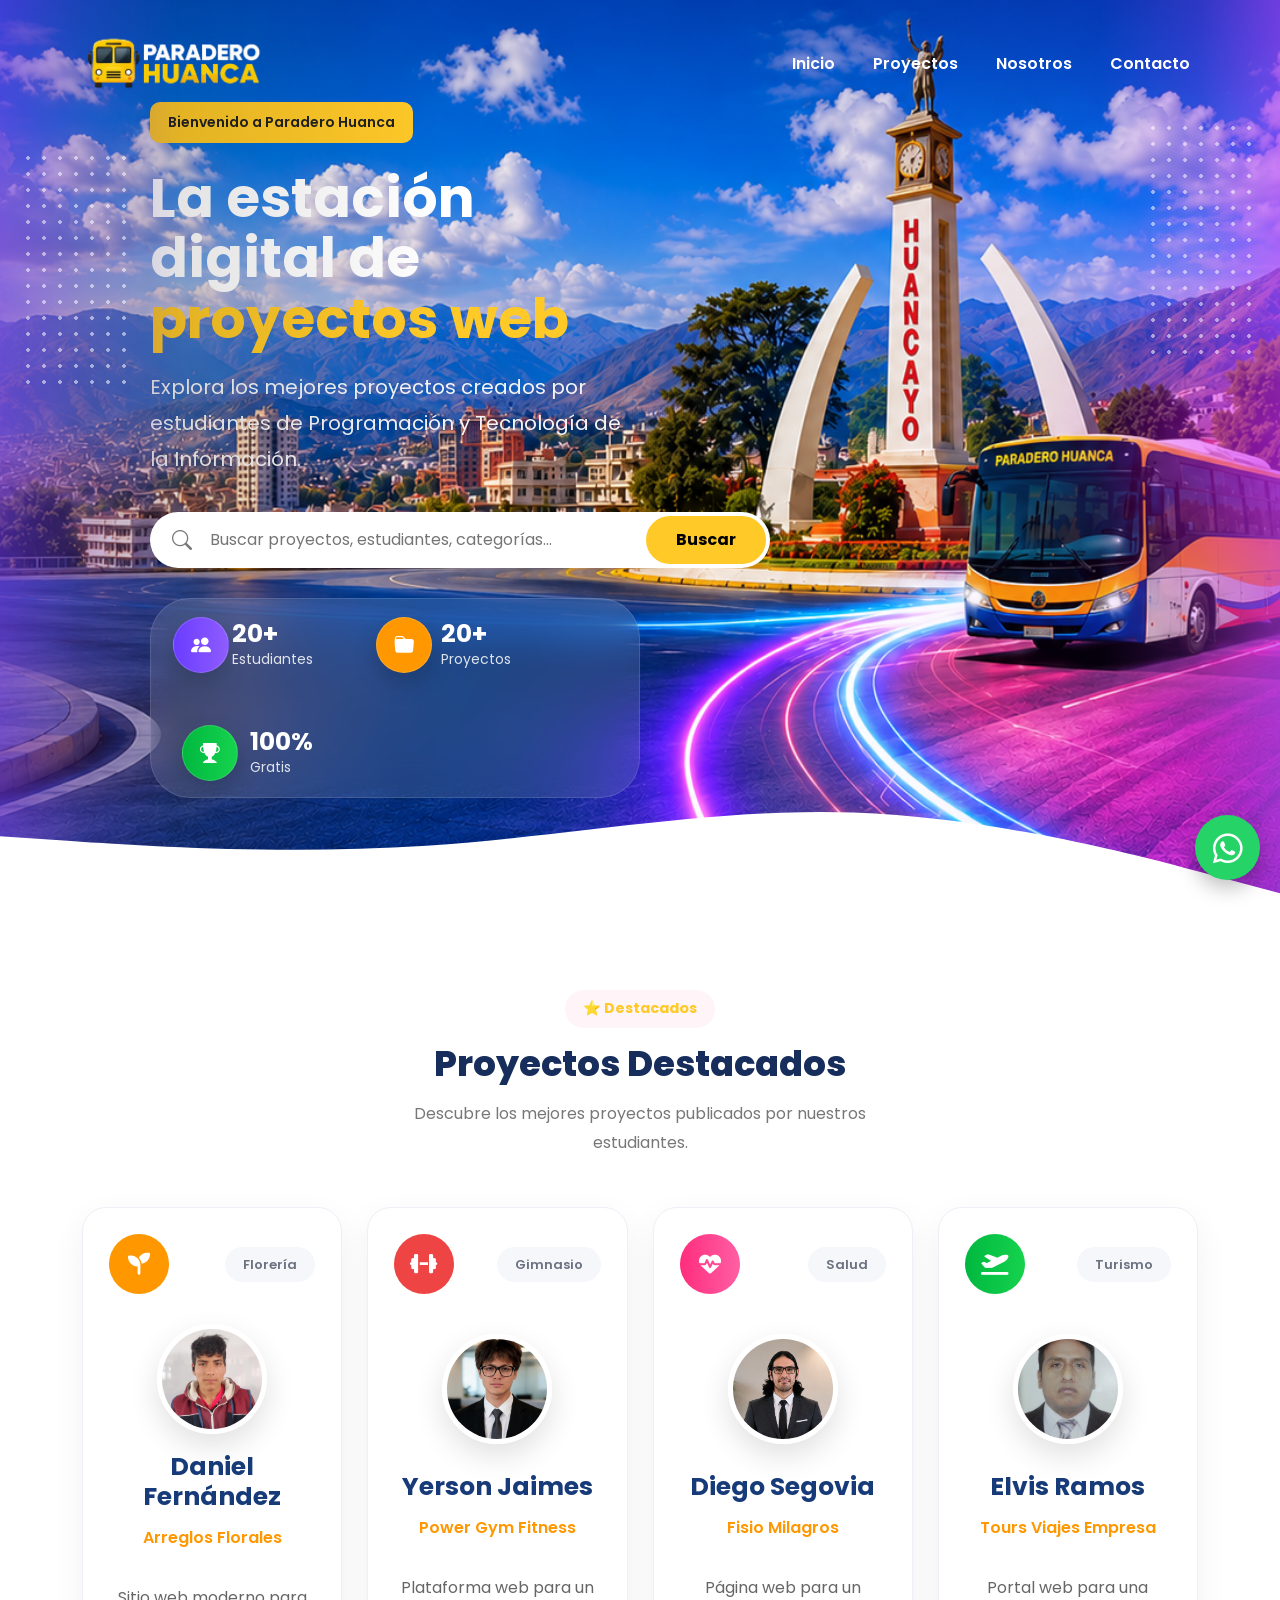
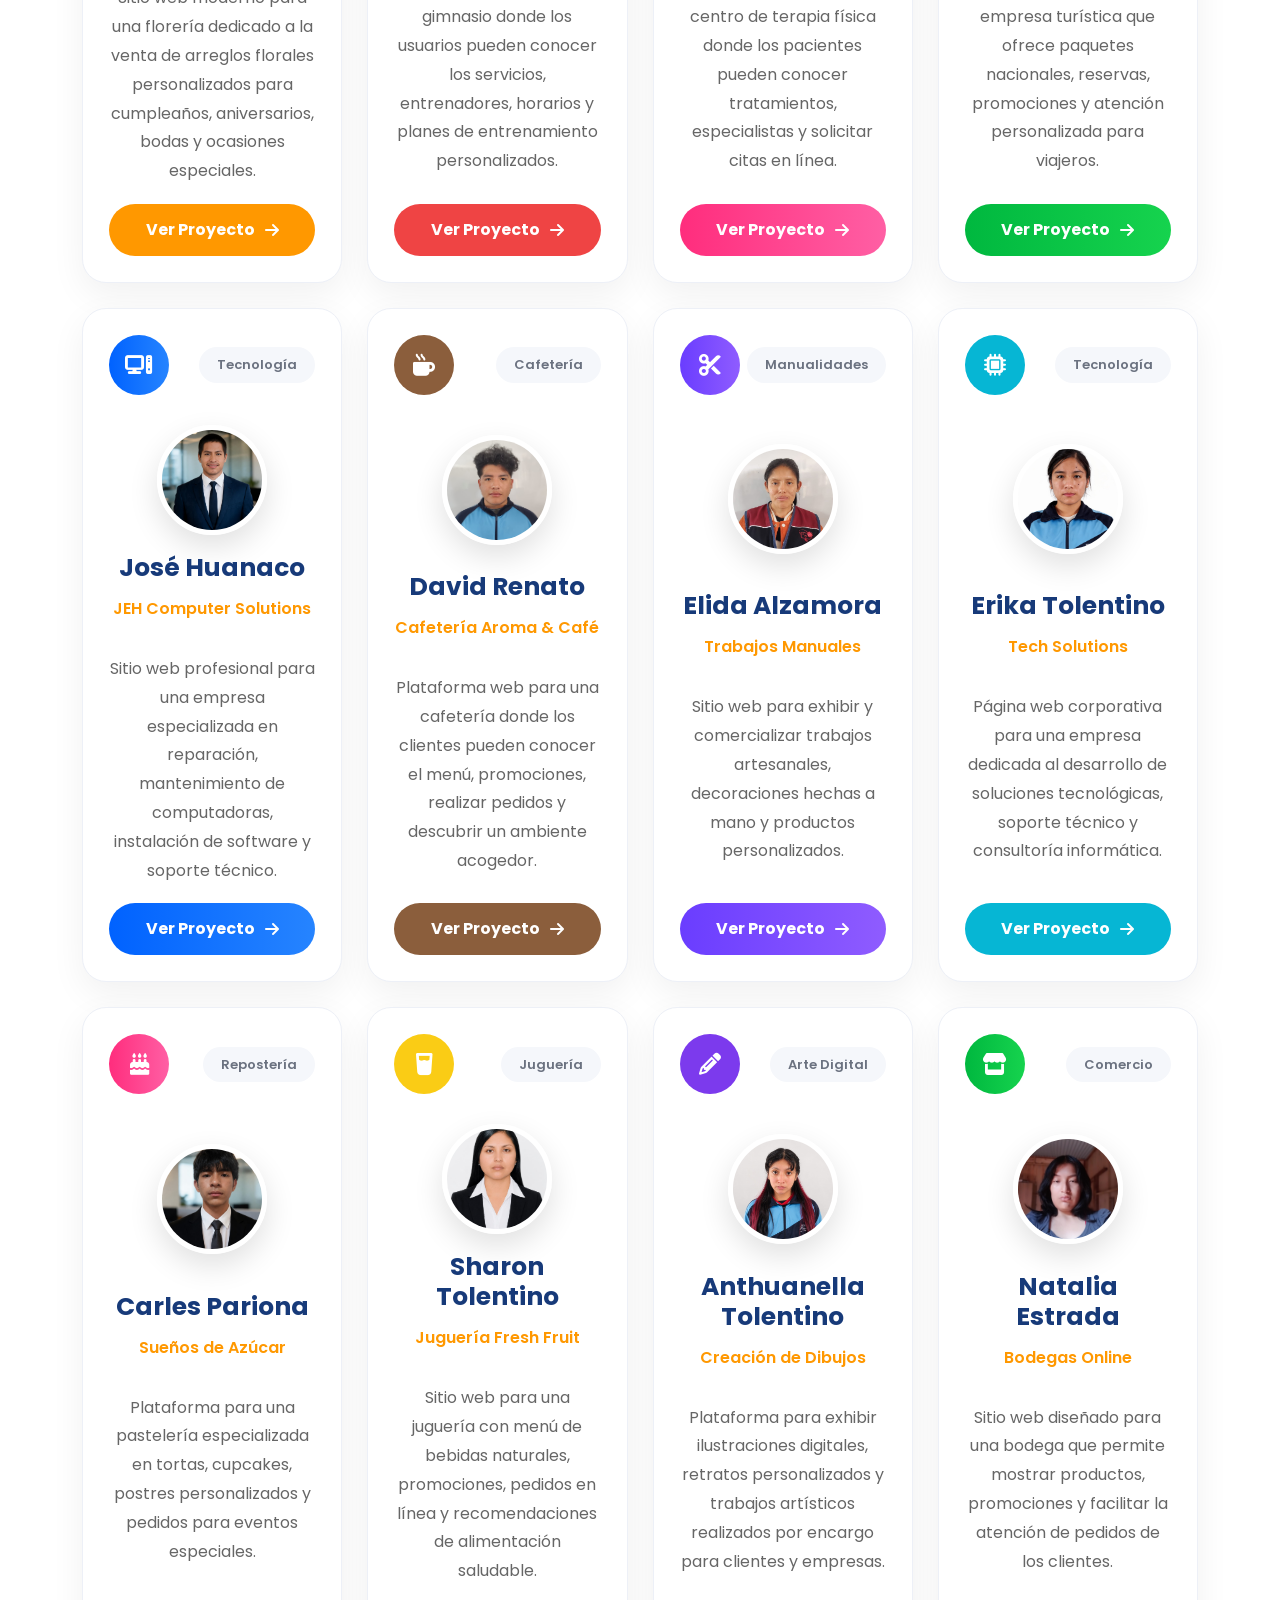
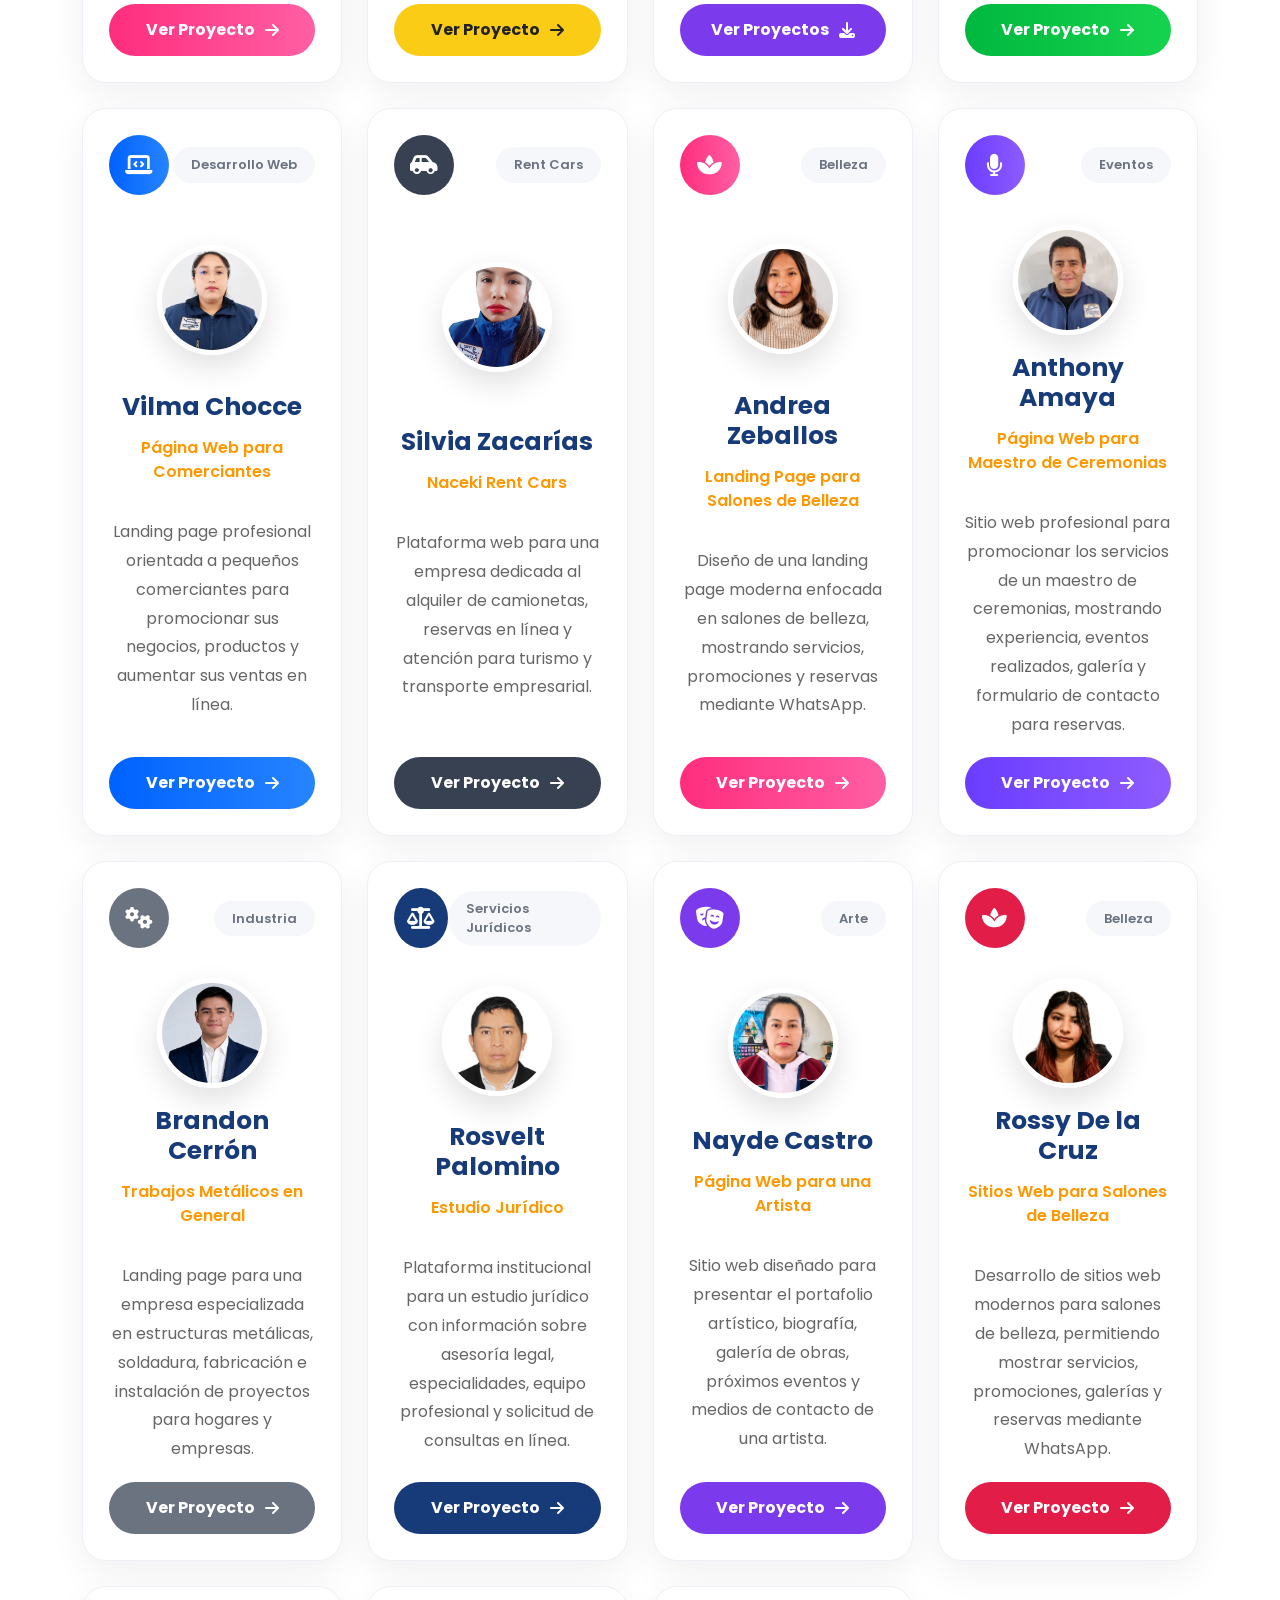
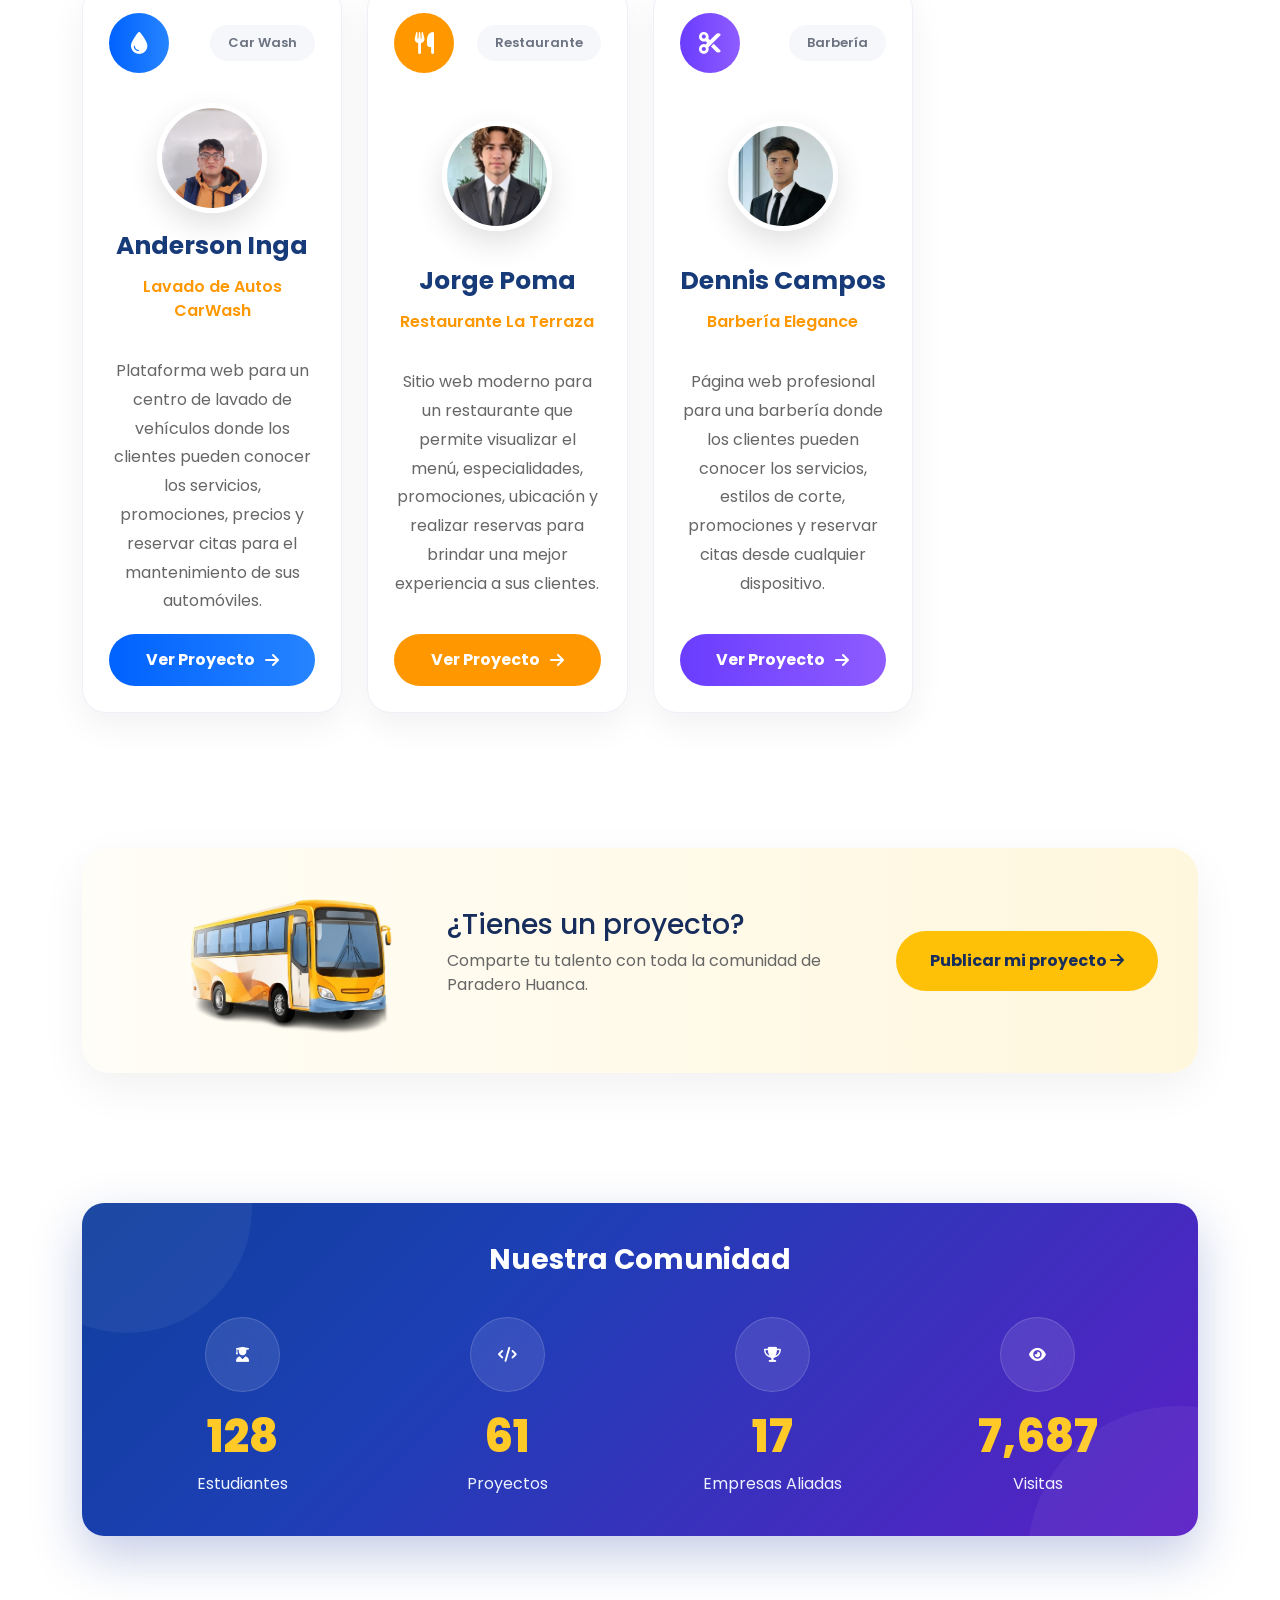
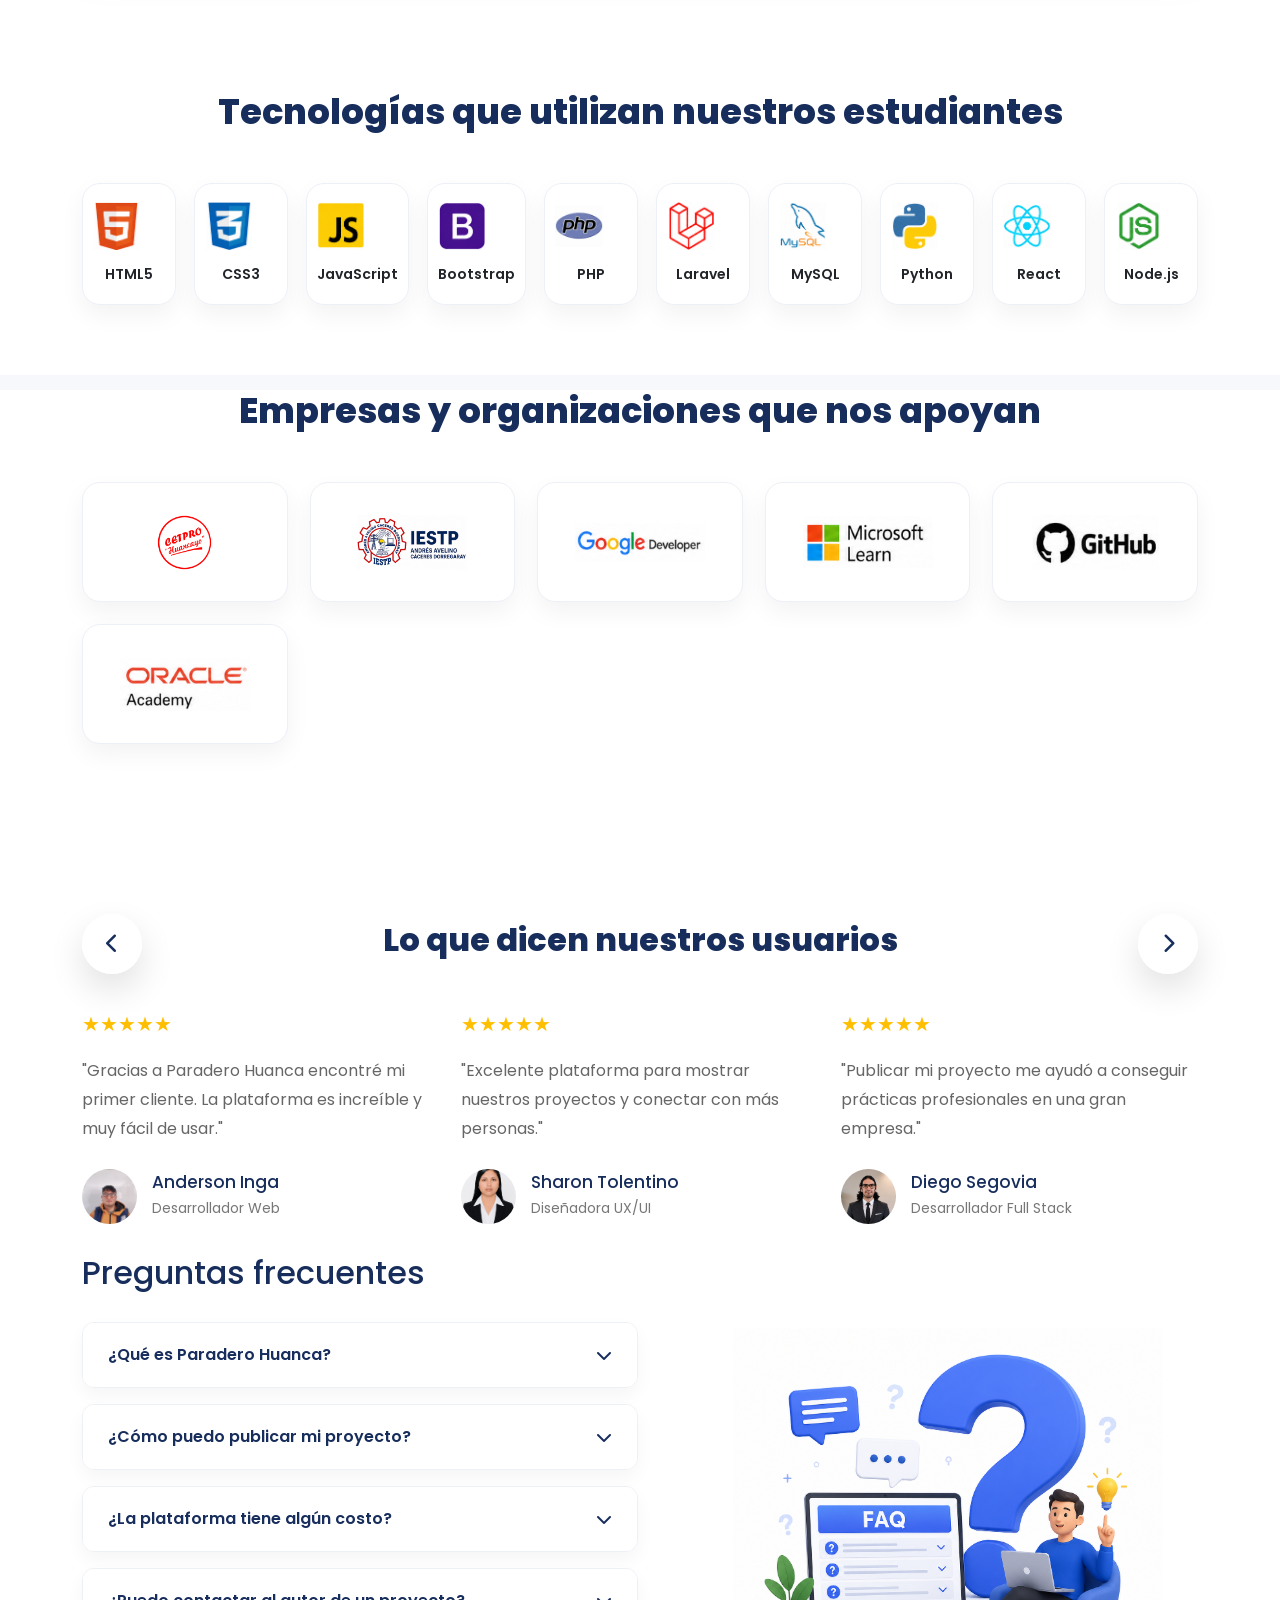
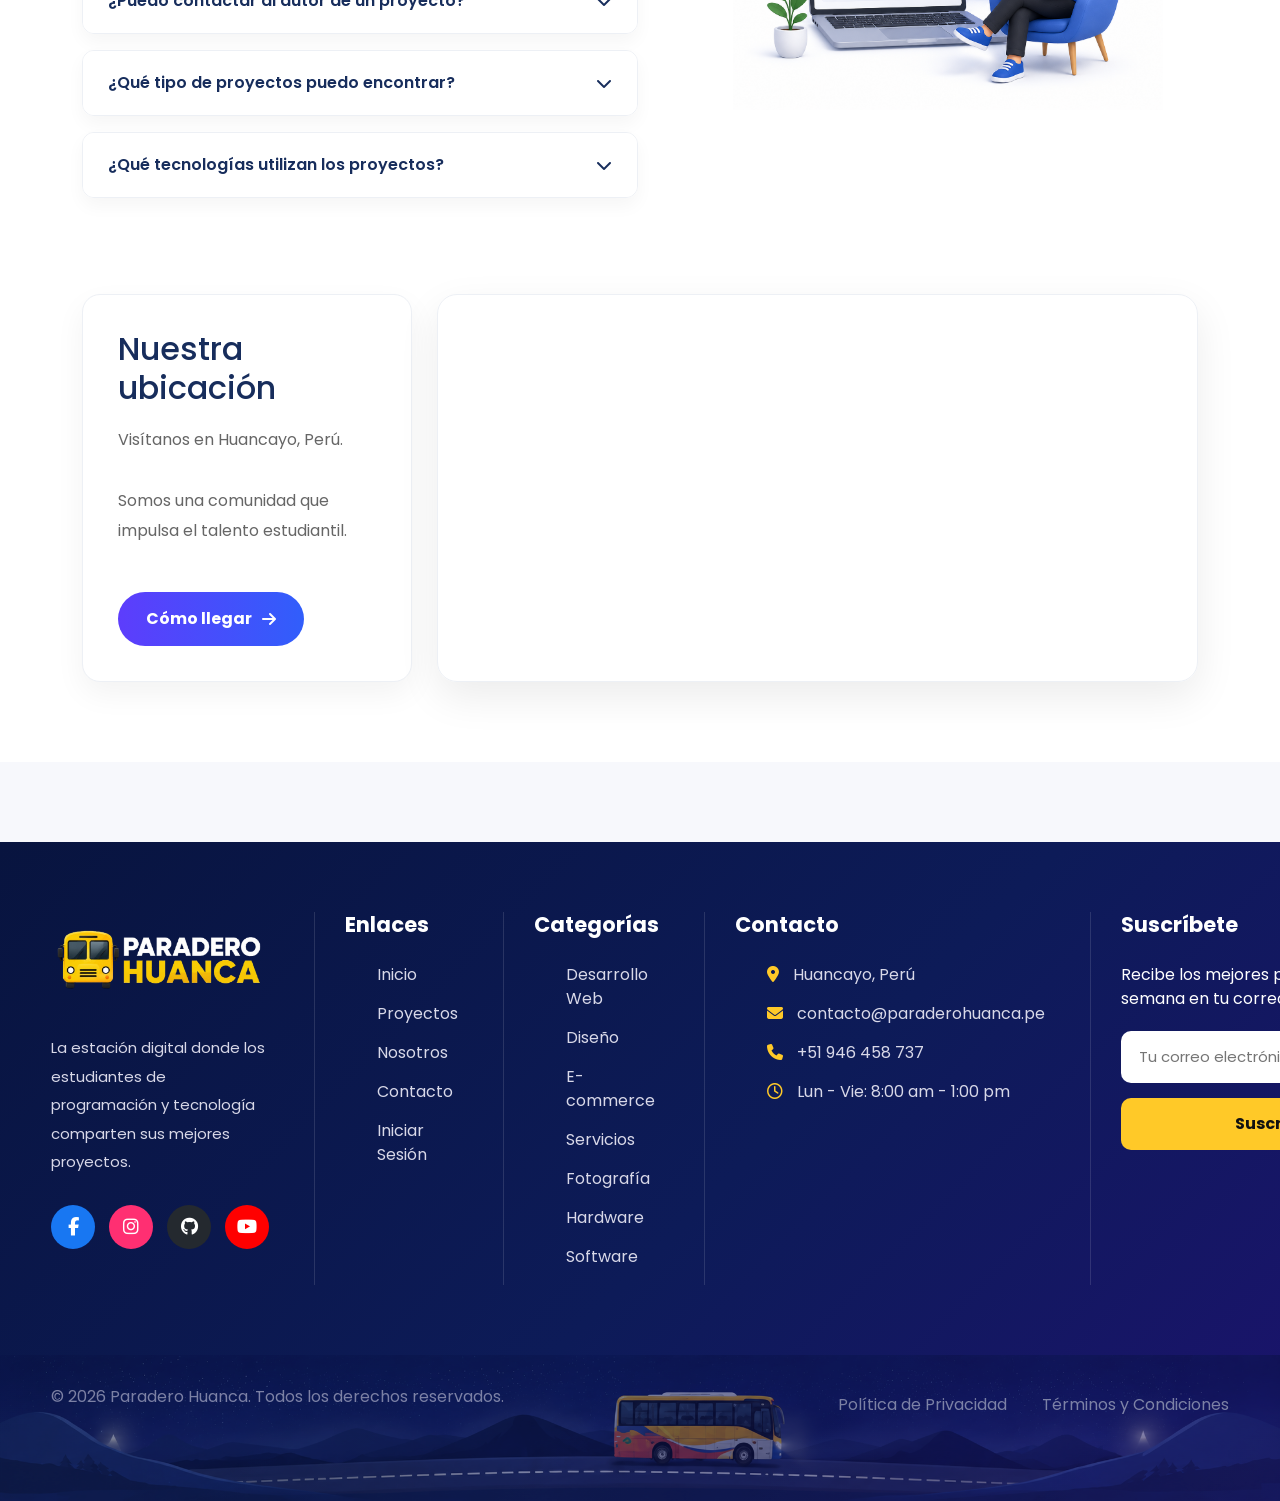
<file: index.html>
<!doctype html>
<html lang="es">
  <head>
    <meta charset="UTF-8" />
    <meta name="viewport" content="width=device-width, initial-scale=1.0" />

    <title>Paradero Huanca | Estación Digital</title>

    <!-- Bootstrap -->

    <link
      href="https://cdn.jsdelivr.net/npm/bootstrap@5.3.7/dist/css/bootstrap.min.css"
      rel="stylesheet"
    />

    <!-- Bootstrap Icons -->

    <link
      rel="stylesheet"
      href="https://cdn.jsdelivr.net/npm/bootstrap-icons@1.13.1/font/bootstrap-icons.min.css"
    />

    <!-- Google Fonts -->

    <link rel="preconnect" href="https://fonts.googleapis.com" />

    <link rel="preconnect" href="https://fonts.gstatic.com" crossorigin />

    <link
      href="https://fonts.googleapis.com/css2?family=Poppins:wght@300;400;500;600;700;800&display=swap"
      rel="stylesheet"
    />

    <!-- CSS -->

    <link rel="stylesheet" href="css/style.css" />

    <link rel="stylesheet" href="css/navbar.css" />

    <link rel="stylesheet" href="css/hero.css" />
    <link rel="stylesheet" href="css/testimonios.css" />
    <link rel="stylesheet" href="css/cards.css" />
    <link rel="stylesheet" href="css/comunidad.css" />
    <link rel="stylesheet" href="css/footer.css" />
    <link rel="stylesheet" href="css/proyectos.css" />
    <link rel="stylesheet" href="css/responsive.css" />
    <link
      rel="stylesheet"
      href="https://cdnjs.cloudflare.com/ajax/libs/font-awesome/6.7.2/css/all.min.css"
    />
  </head>

  <body>
    <!--========================

        NAVBAR

=========================-->

    <nav class="navbar navbar-expand-lg navbar-dark fixed-top custom-navbar">
      <div class="container">
        <!-- Logo -->
        <a class="navbar-brand d-flex align-items-center" href="#">
          <img src="img/logo.png" class="logo" />
        </a>

        <!-- Botón Responsive -->

        <button
          class="navbar-toggler"
          type="button"
          data-bs-toggle="collapse"
          data-bs-target="#menu"
        >
          <span class="navbar-toggler-icon"></span>
        </button>

        <!-- Menú -->

        <div class="collapse navbar-collapse justify-content-end" id="menu">
          <ul class="navbar-nav align-items-lg-center">
            <li class="nav-item">
              <a class="nav-link" href="#"> Inicio </a>
            </li>

            <li class="nav-item">
              <a class="nav-link" href="#proyect"> Proyectos </a>
            </li>

            <li class="nav-item">
              <a class="nav-link" href="#test"> Nosotros </a>
            </li>

            <li class="nav-item">
              <a class="nav-link" href="#contac"> Contacto </a>
            </li>
          </ul>
        </div>
      </div>
    </nav>
    <!--========================

        HERO

=========================-->

    <header class="hero">
      <!-- Decoraciones -->
      <div class="hero-decoration hero-left"></div>
      <div class="hero-decoration hero-right"></div>

      <div class="hero-dots hero-dots-left"></div>
      <div class="hero-dots hero-dots-right"></div>
      <div class="col-lg-6 hero-content">
        <!-- Badge -->

        <span class="hero-badge"> Bienvenido a Paradero Huanca </span>

        <!-- Título -->

        <h1 class="hero-title">
          La estación digital de

          <span>proyectos web</span>
        </h1>

        <!-- Descripción -->

        <p class="hero-text">
          Explora los mejores proyectos creados por estudiantes de Programación
          y Tecnología de la Información.
        </p>

        <!--==========================
BUSCADOR
===========================-->

        <div class="search-box">
          <i class="bi bi-search"></i>

          <input
            type="text"
            id="searchInput"
            placeholder="Buscar proyectos, estudiantes, categorías..."
          />

          <button>Buscar</button>
        </div>

        <!-- Estadísticas -->

        <div class="hero-stats">
          <div class="stat-card">
            <div class="icon purple">
              <i class="bi bi-people-fill"></i>
            </div>

            <div>
              <h3>20+</h3>

              <p>Estudiantes</p>
            </div>
          </div>

          <div class="stat-card">
            <div class="icon orange">
              <i class="bi bi-folder-fill"></i>
            </div>

            <div>
              <h3>20+</h3>

              <p>Proyectos</p>
            </div>
          </div>

          <div class="stat-card">
            <div class="icon green">
              <i class="bi bi-trophy-fill"></i>
            </div>

            <div>
              <h3>100%</h3>

              <p>Gratis</p>
            </div>
          </div>
        </div>
      </div>
      <div class="hero-wave">
        <svg xmlns="http://www.w3.org/2000/svg" viewBox="0 0 1440 170">
          <path
            fill="#ffffff"
            d="M0,96L80,101.3C160,107,320,117,480,106.7C640,96,800,64,960,69.3C1120,75,1280,117,1360,138.7L1440,160L1440,192L0,192Z"
          ></path>
        </svg>
      </div>
    </header>
    <!--==================================
    PROYECTOS DESTACADOS
===================================-->

    <section class="featured-projects" id="proyect">
      <div class="container">
        <div class="section-title">
          <span class="badge-title"> ⭐ Destacados </span>

          <h2>Proyectos Destacados</h2>

          <p>
            Descubre los mejores proyectos publicados por nuestros estudiantes.
          </p>
        </div>

        <div class="projects-grid">
          <!--==================================================
          PROYECTO 1
          ===================================================-->

          <div
            class="project-card"
            data-name="Fernández Daniel"
            data-project="Arreglos Florales"
            data-category="Florería"
            data-description="Sitio web moderno para una florería dedicada a la venta de arreglos florales personalizados para cumpleaños, aniversarios, bodas y ocasiones especiales."
          >
            <div class="project-top">
              <div class="project-icon orange">
                <i class="fa-solid fa-seedling"></i>
              </div>

              <span class="project-category"> Florería </span>
            </div>

            <img
              src="img/fotos/daniel.jpeg"
              alt="Fernández Daniel"
              class="project-photo"
            />

            <h3>Daniel Fernández</h3>

            <p class="project-title">Arreglos Florales</p>

            <p class="project-description">
              Sitio web moderno para una florería dedicado a la venta de
              arreglos florales personalizados para cumpleaños, aniversarios,
              bodas y ocasiones especiales.
            </p>

            <a
              href="proyectos/arreglos florales daniel/index.html"
              class="project-btn orange"
            >
              Ver Proyecto

              <i class="fa-solid fa-arrow-right"></i>
            </a>
          </div>

          <!--==================================================
PROYECTO 2
===================================================-->

          <div
            class="project-card"
            data-name="Jaimes Yerson"
            data-project="Power Gym Fitness"
            data-category="Gimnasio"
            data-description="Plataforma web para un gimnasio donde los usuarios pueden conocer servicios, entrenadores, horarios y planes de entrenamiento personalizados."
          >
            <div class="project-top">
              <div class="project-icon red">
                <i class="fa-solid fa-dumbbell"></i>
              </div>

              <span class="project-category"> Gimnasio </span>
            </div>

            <img src="img/fotos/yerson.jpeg" class="project-photo" />

            <h3>Yerson Jaimes</h3>

            <p class="project-title">Power Gym Fitness</p>

            <p class="project-description">
              Plataforma web para un gimnasio donde los usuarios pueden conocer
              los servicios, entrenadores, horarios y planes de entrenamiento
              personalizados.
            </p>

            <a
              href="proyectos/YERSON-PROYECTO/index.html"
              class="project-btn red"
            >
              Ver Proyecto

              <i class="fa-solid fa-arrow-right"></i>
            </a>
          </div>

          <!--==================================================
PROYECTO 3
===================================================-->

          <div
            class="project-card"
            data-name="Segovia Diego"
            data-project="Fisio Milagros"
            data-category="Salud"
            data-description="Página web para un centro de terapia física donde los pacientes pueden conocer tratamientos, especialistas y solicitar citas en línea."
          >
            <div class="project-top">
              <div class="project-icon pink">
                <i class="fa-solid fa-heart-pulse"></i>
              </div>

              <span class="project-category"> Salud </span>
            </div>

            <img src="img/fotos/diego.jpeg" class="project-photo" />

            <h3>Diego Segovia</h3>

            <p class="project-title">Fisio Milagros</p>

            <p class="project-description">
              Página web para un centro de terapia física donde los pacientes
              pueden conocer tratamientos, especialistas y solicitar citas en
              línea.
            </p>

            <a
              href="proyectos/Mi Sitio Web/index.html"
              class="project-btn pink"
            >
              Ver Proyecto

              <i class="fa-solid fa-arrow-right"></i>
            </a>
          </div>
          <!--==================================================
PROYECTO 4
===================================================-->

          <div
            class="project-card"
            data-name="Ramos Elvis"
            data-project="Tours Viajes Empresa"
            data-category="Turismo"
            data-description="Portal web para una empresa turística que ofrece paquetes nacionales, reservas, promociones y atención personalizada para viajeros."
          >
            <div class="project-top">
              <div class="project-icon green">
                <i class="fa-solid fa-plane-departure"></i>
              </div>

              <span class="project-category"> Turismo </span>
            </div>

            <img src="img/fotos/elvis.jpeg" class="project-photo" />

            <h3>Elvis Ramos</h3>

            <p class="project-title">Tours Viajes Empresa</p>

            <p class="project-description">
              Portal web para una empresa turística que ofrece paquetes
              nacionales, reservas, promociones y atención personalizada para
              viajeros.
            </p>

            <a href="proyectos/ADAMAS13/index.html" class="project-btn green">
              Ver Proyecto

              <i class="fa-solid fa-arrow-right"></i>
            </a>
          </div>
          <!--==================================================
PROYECTO 5
===================================================-->

          <div
            class="project-card"
            data-name="Huanaco José"
            data-project="JEH Computer Solutions"
            data-category="Servicio Técnico"
            data-description="Página web para reparación y mantenimiento de computadoras, laptops y equipos tecnológicos con atención personalizada."
          >
            <div class="project-top">
              <div class="project-icon blue">
                <i class="fa-solid fa-computer"></i>
              </div>

              <span class="project-category"> Tecnología </span>
            </div>

            <img src="img/fotos/jose.jpeg" class="project-photo" />

            <h3>José Huanaco</h3>

            <p class="project-title">JEH Computer Solutions</p>

            <p class="project-description">
              Sitio web profesional para una empresa especializada en
              reparación, mantenimiento de computadoras, instalación de software
              y soporte técnico.
            </p>

            <a
              href="proyectos/jose huanaco plan premium 2.0/index.html"
              class="project-btn blue"
            >
              Ver Proyecto

              <i class="fa-solid fa-arrow-right"></i>
            </a>
          </div>
          <!--==================================================
PROYECTO 6
===================================================-->

          <div
            class="project-card"
            data-name="Renato David"
            data-project="Cafetería"
            data-category="Restaurante"
            data-description="Sitio web moderno para una cafetería con menú digital, promociones, reservas y pedidos en línea."
          >
            <div class="project-top">
              <div class="project-icon coffee">
                <i class="fa-solid fa-mug-hot"></i>
              </div>

              <span class="project-category"> Cafetería </span>
            </div>

            <img
              src="img/fotos/david.jpeg"
              alt="Renato David"
              class="project-photo"
            />

            <h3>David Renato</h3>

            <p class="project-title">Cafetería Aroma & Café</p>

            <p class="project-description">
              Plataforma web para una cafetería donde los clientes pueden
              conocer el menú, promociones, realizar pedidos y descubrir un
              ambiente acogedor.
            </p>

            <a
              href="proyectos/Cafeteria david/index.html"
              class="project-btn coffee"
            >
              Ver Proyecto
              <i class="fa-solid fa-arrow-right"></i>
            </a>
          </div>
          <!--==================================================
PROYECTO 7
===================================================-->

          <div
            class="project-card"
            data-name="Alzamora Elida"
            data-project="Trabajos Manuales"
            data-category="Manualidades"
            data-description="Plataforma para mostrar y vender trabajos manuales personalizados, artesanías y decoraciones hechas a mano."
          >
            <div class="project-top">
              <div class="project-icon purple">
                <i class="fa-solid fa-scissors"></i>
              </div>

              <span class="project-category"> Manualidades </span>
            </div>

            <img
              src="img/fotos/Ely.jpeg"
              alt="Alzamora Elida"
              class="project-photo"
            />

            <h3>Elida Alzamora</h3>

            <p class="project-title">Trabajos Manuales</p>

            <p class="project-description">
              Sitio web para exhibir y comercializar trabajos artesanales,
              decoraciones hechas a mano y productos personalizados.
            </p>

            <a
              href="proyectos/Trabajo manuales-Elida/index.html"
              class="project-btn purple"
            >
              Ver Proyecto
              <i class="fa-solid fa-arrow-right"></i>
            </a>
          </div>
          <!--==================================================
PROYECTO 8
===================================================-->

          <div
            class="project-card"
            data-name="Tolentino Erika"
            data-project="Tech Solutions"
            data-category="Tecnología"
            data-description="Empresa dedicada a brindar soluciones tecnológicas, soporte informático y desarrollo de software para empresas y negocios."
          >
            <div class="project-top">
              <div class="project-icon cyan">
                <i class="fa-solid fa-microchip"></i>
              </div>

              <span class="project-category"> Tecnología </span>
            </div>

            <img
              src="img/fotos/karina.jpeg"
              alt="Tolentino Erika"
              class="project-photo"
            />

            <h3>Erika Tolentino</h3>

            <p class="project-title">Tech Solutions</p>

            <p class="project-description">
              Página web corporativa para una empresa dedicada al desarrollo de
              soluciones tecnológicas, soporte técnico y consultoría
              informática.
            </p>

            <a
              href="proyectos/PAGINA WEB KARI/index.html"
              class="project-btn cyan"
            >
              Ver Proyecto
              <i class="fa-solid fa-arrow-right"></i>
            </a>
          </div>
          <!--==================================================
PROYECTO 9
===================================================-->

          <div
            class="project-card"
            data-name="Pariona Carles"
            data-project="Sueños de Azúcar"
            data-category="Repostería"
            data-description="Plataforma para una pastelería especializada en tortas, cupcakes, postres personalizados y pedidos para eventos especiales."
          >
            <div class="project-top">
              <div class="project-icon pink">
                <i class="fa-solid fa-cake-candles"></i>
              </div>

              <span class="project-category"> Repostería </span>
            </div>

            <img
              src="img/fotos/carles.jpeg"
              alt="Pariona Carles"
              class="project-photo"
            />

            <h3>Carles Pariona</h3>

            <p class="project-title">Sueños de Azúcar</p>

            <p class="project-description">
              Plataforma para una pastelería especializada en tortas, cupcakes,
              postres personalizados y pedidos para eventos especiales.
            </p>

            <a
              href="proyectos/mi proyecto web carles/index.html"
              class="project-btn pink"
            >
              Ver Proyecto
              <i class="fa-solid fa-arrow-right"></i>
            </a>
          </div>
          <!--==================================================
PROYECTO 10
===================================================-->

          <div
            class="project-card"
            data-name="Tolentino Sharon"
            data-project="Jugería Fresh Fruit"
            data-category="Juguería"
            data-description="Sitio web para una juguería con menú de bebidas naturales, promociones, pedidos en línea y recomendaciones saludables."
          >
            <div class="project-top">
              <div class="project-icon yellow">
                <i class="fa-solid fa-glass-water"></i>
              </div>

              <span class="project-category"> Juguería </span>
            </div>

            <img
              src="img/fotos/sharon.jpeg"
              alt="Tolentino Sharom"
              class="project-photo"
            />

            <h3>Sharon Tolentino</h3>

            <p class="project-title">Juguería Fresh Fruit</p>

            <p class="project-description">
              Sitio web para una juguería con menú de bebidas naturales,
              promociones, pedidos en línea y recomendaciones de alimentación
              saludable.
            </p>

            <a
              href="proyectos/Jugeria Plan PRIMIUM -Sharon Tolentino/index.html"
              class="project-btn yellow"
            >
              Ver Proyecto
              <i class="fa-solid fa-arrow-right"></i>
            </a>
          </div>
          <!--==================================================
PROYECTO 11
===================================================-->

          <div
            class="project-card"
            data-name="Tolentino Anthuanella"
            data-project="Creación de Dibujos"
            data-category="Arte Digital"
            data-description="Plataforma para exhibir ilustraciones digitales, retratos personalizados y trabajos artísticos realizados por encargo para clientes y empresas."
          >
            <div class="project-top">
              <div class="project-icon violet">
                <i class="fa-solid fa-pencil"></i>
              </div>

              <span class="project-category"> Arte Digital </span>
            </div>

            <img
              src="img/fotos/antonela.jpeg"
              alt="Tolentino Anthuanella"
              class="project-photo"
            />

            <h3>Anthuanella Tolentino</h3>

            <p class="project-title">Creación de Dibujos</p>

            <p class="project-description">
              Plataforma para exhibir ilustraciones digitales, retratos
              personalizados y trabajos artísticos realizados por encargo para
              clientes y empresas.
            </p>
            <a href="proyectos/antonela/index.html" class="project-btn violet">
              Ver Proyectos
              <i class="fa-solid fa-download"></i>
            </a>
          </div>

          <!--==================================================
PROYECTO 12
===================================================-->

          <div
            class="project-card"
            data-name="Estela Natalia"
            data-project="Bodegas Online"
            data-category="Comercio"
            data-description="Sitio web diseñado para una bodega que permite mostrar productos, promociones y facilitar la atención de pedidos de los clientes."
          >
            <div class="project-top">
              <div class="project-icon green">
                <i class="fa-solid fa-store"></i>
              </div>

              <span class="project-category"> Comercio </span>
            </div>

            <img
              src="img/fotos/natalia.jpeg"
              alt="Estela Natalia"
              class="project-photo"
            />

            <h3>Natalia Estrada</h3>

            <p class="project-title">Bodegas Online</p>

            <p class="project-description">
              Sitio web diseñado para una bodega que permite mostrar productos,
              promociones y facilitar la atención de pedidos de los clientes.
            </p>

            <a
              href="proyectos/NATALIA ESTRADA/index.html"
              class="project-btn green"
            >
              Ver Proyecto
              <i class="fa-solid fa-arrow-right"></i>
            </a>
          </div>
          <!--==================================================
PROYECTO 13
===================================================-->

          <div
            class="project-card"
            data-name="Chocce Vilma"
            data-project="Página Web para Comerciantes"
            data-category="Desarrollo Web"
            data-description="Landing page profesional orientada a pequeños comerciantes para promocionar sus negocios, productos y aumentar sus ventas en línea."
          >
            <div class="project-top">
              <div class="project-icon blue">
                <i class="fa-solid fa-laptop-code"></i>
              </div>

              <span class="project-category"> Desarrollo Web </span>
            </div>

            <img
              src="img/fotos/vilma.jpeg"
              alt="Chocce Vilma"
              class="project-photo"
            />

            <h3>Vilma Chocce</h3>

            <p class="project-title">Página Web para Comerciantes</p>

            <p class="project-description">
              Landing page profesional orientada a pequeños comerciantes para
              promocionar sus negocios, productos y aumentar sus ventas en
              línea.
            </p>

            <a
              href="proyectos/BODEGA DE TODO TIPO-VILMA/index.html"
              class="project-btn blue"
            >
              Ver Proyecto
              <i class="fa-solid fa-arrow-right"></i>
            </a>
          </div>
          <!--==================================================
PROYECTO 14
===================================================-->

          <div
            class="project-card"
            data-name="Zacarías Silvia"
            data-project="Naceki Rent Cars"
            data-category="Rent Cars"
            data-description="Plataforma web para una empresa dedicada al alquiler de camionetas, reservas en línea y atención para turismo y transporte empresarial."
          >
            <div class="project-top">
              <div class="project-icon dark">
                <i class="fa-solid fa-car-side"></i>
              </div>

              <span class="project-category"> Rent Cars </span>
            </div>

            <img
              src="img/fotos/silvia.jpeg"
              alt="Zacarías Silvia"
              class="project-photo"
            />

            <h3>Silvia Zacarías</h3>

            <p class="project-title">Naceki Rent Cars</p>

            <p class="project-description">
              Plataforma web para una empresa dedicada al alquiler de
              camionetas, reservas en línea y atención para turismo y transporte
              empresarial.
            </p>

            <a
              href="proyectos/Camionetas -Silvia/index.html"
              class="project-btn dark"
            >
              Ver Proyecto
              <i class="fa-solid fa-arrow-right"></i>
            </a>
          </div>
          <!--==================================================
PROYECTO 15
===================================================-->

          <div
            class="project-card"
            data-name="Zeballos Andrea"
            data-project="Landing Page para Salones de Belleza"
            data-category="Belleza"
            data-description="Diseño de una landing page moderna enfocada en salones de belleza, mostrando servicios, promociones y reservas mediante WhatsApp."
          >
            <div class="project-top">
              <div class="project-icon pink">
                <i class="fa-solid fa-spa"></i>
              </div>

              <span class="project-category"> Belleza </span>
            </div>

            <img
              src="img/fotos/andrea.jpeg"
              alt="Zeballos Andrea"
              class="project-photo"
            />

            <h3>Andrea Zeballos</h3>

            <p class="project-title">Landing Page para Salones de Belleza</p>

            <p class="project-description">
              Diseño de una landing page moderna enfocada en salones de belleza,
              mostrando servicios, promociones y reservas mediante WhatsApp.
            </p>

            <a
              href="proyectos/ANDREA ZEVALLOS/index.html"
              class="project-btn pink"
            >
              Ver Proyecto
              <i class="fa-solid fa-arrow-right"></i>
            </a>
          </div>
          <!--==================================================
PROYECTO 16
===================================================-->

          <div
            class="project-card"
            data-name="Amaya Anthony"
            data-project="Página Web para Maestro de Ceremonias"
            data-category="Eventos"
            data-description="Sitio web profesional para promocionar los servicios de un maestro de ceremonias, mostrando experiencia, eventos realizados, galería y formulario de contacto para reservas."
          >
            <div class="project-top">
              <div class="project-icon purple">
                <i class="fa-solid fa-microphone"></i>
              </div>

              <span class="project-category"> Eventos </span>
            </div>

            <img
              src="img/fotos/Antonhy.jpeg"
              alt="Amaya Anthony"
              class="project-photo"
            />

            <h3>Anthony Amaya</h3>

            <p class="project-title">Página Web para Maestro de Ceremonias</p>

            <p class="project-description">
              Sitio web profesional para promocionar los servicios de un maestro
              de ceremonias, mostrando experiencia, eventos realizados, galería
              y formulario de contacto para reservas.
            </p>

            <a
              href="proyectos/PLAN DE NEGOCIO PREMIUM ANTHONY/index.html"
              class="project-btn purple"
            >
              Ver Proyecto
              <i class="fa-solid fa-arrow-right"></i>
            </a>
          </div>
          <!--==================================================
PROYECTO 17
===================================================-->

          <div
            class="project-card"
            data-name="Cerrón Brandon"
            data-project="Trabajos Metálicos en General"
            data-category="Industria"
            data-description="Landing page para una empresa especializada en estructuras metálicas, soldadura, fabricación e instalación de proyectos para hogares y empresas."
          >
            <div class="project-top">
              <div class="project-icon gray">
                <i class="fa-solid fa-gears"></i>
              </div>

              <span class="project-category"> Industria </span>
            </div>

            <img
              src="img/fotos/axel.jpeg"
              alt="Cerrón Brandon"
              class="project-photo"
            />

            <h3>Brandon Cerrón</h3>

            <p class="project-title">Trabajos Metálicos en General</p>

            <p class="project-description">
              Landing page para una empresa especializada en estructuras
              metálicas, soldadura, fabricación e instalación de proyectos para
              hogares y empresas.
            </p>

            <a
              href="proyectos/-axel cerron nestares/index.html"
              class="project-btn gray"
            >
              Ver Proyecto
              <i class="fa-solid fa-arrow-right"></i>
            </a>
          </div>
          <!--==================================================
PROYECTO 18
===================================================-->
          <div
            class="project-card"
            data-name="Palomino Rosvelt"
            data-project="Estudio Jurídico"
            data-category="Servicios Jurídicos"
            data-description="Plataforma institucional para un estudio jurídico con información sobre asesoría legal, especialidades, equipo profesional y solicitud de consultas en línea."
          >
            <div class="project-top">
              <div class="project-icon navy">
                <i class="fa-solid fa-scale-balanced"></i>
              </div>

              <span class="project-category"> Servicios Jurídicos </span>
            </div>

            <img
              src="img/fotos/rusvelt.jpeg"
              alt="Palomino Rosvelt"
              class="project-photo"
            />

            <h3>Rosvelt Palomino</h3>

            <p class="project-title">Estudio Jurídico</p>

            <p class="project-description">
              Plataforma institucional para un estudio jurídico con información
              sobre asesoría legal, especialidades, equipo profesional y
              solicitud de consultas en línea.
            </p>

            <a
              href="proyectos/Proyecto-Estudio Juridico-Rosvelt/Index.html"
              class="project-btn navy"
            >
              Ver Proyecto
              <i class="fa-solid fa-arrow-right"></i>
            </a>
          </div>
          <!--==================================================
PROYECTO 19
===================================================-->

          <div
            class="project-card"
            data-name="Castro Nayde"
            data-project="Página Web para una Artista"
            data-category="Arte"
            data-description="Sitio web diseñado para presentar el portafolio artístico, biografía, galería de obras, próximos eventos y medios de contacto de una artista."
          >
            <div class="project-top">
              <div class="project-icon violet">
                <i class="fa-solid fa-masks-theater"></i>
              </div>

              <span class="project-category"> Arte </span>
            </div>

            <img
              src="img/fotos/Nayde.jpeg"
              alt="Castro Nayde"
              class="project-photo"
            />

            <h3>Nayde Castro</h3>

            <p class="project-title">Página Web para una Artista</p>

            <p class="project-description">
              Sitio web diseñado para presentar el portafolio artístico,
              biografía, galería de obras, próximos eventos y medios de contacto
              de una artista.
            </p>

            <a
              href="proyectos/PROYECTO Nayde/index.html"
              class="project-btn violet"
            >
              Ver Proyecto
              <i class="fa-solid fa-arrow-right"></i>
            </a>
          </div>
          <!--==================================================
PROYECTO 20
===================================================-->

          <div
            class="project-card"
            data-name="De la Cruz Rossy"
            data-project="Sitios Web para Salones de Belleza"
            data-category="Belleza"
            data-description="Desarrollo de sitios web modernos para salones de belleza, permitiendo mostrar servicios, promociones, galerías y reservas mediante WhatsApp."
          >
            <div class="project-top">
              <div class="project-icon rose">
                <i class="fa-solid fa-spa"></i>
              </div>

              <span class="project-category"> Belleza </span>
            </div>

            <img
              src="img/fotos/rossy.jpeg"
              alt="De la Cruz Rossy"
              class="project-photo"
            />

            <h3>Rossy De la Cruz</h3>

            <p class="project-title">Sitios Web para Salones de Belleza</p>

            <p class="project-description">
              Desarrollo de sitios web modernos para salones de belleza,
              permitiendo mostrar servicios, promociones, galerías y reservas
              mediante WhatsApp.
            </p>

            <a
              href="proyectos/proyecto-Rossy/index.html"
              class="project-btn rose"
            >
              Ver Proyecto
              <i class="fa-solid fa-arrow-right"></i>
            </a>
          </div>
          <!--==================================================
PROYECTO 21
===================================================-->

          <div
            class="project-card"
            data-name="Anderson Inga"
            data-project="Lavado de Autos CarWash"
            data-category="Car Wash"
            data-description="Plataforma web para un centro de lavado de vehículos donde los clientes pueden conocer los servicios, promociones, precios y reservar citas."
          >
            <div class="project-top">
              <div class="project-icon blue">
                <i class="fa-solid fa-droplet"></i>
              </div>

              <span class="project-category"> Car Wash </span>
            </div>

            <img
              src="img/fotos/anderson.jpeg"
              alt="Anderson Inga"
              class="project-photo"
            />

            <h3>Anderson Inga</h3>

            <p class="project-title">Lavado de Autos CarWash</p>

            <p class="project-description">
              Plataforma web para un centro de lavado de vehículos donde los
              clientes pueden conocer los servicios, promociones, precios y
              reservar citas para el mantenimiento de sus automóviles.
            </p>

            <a
              href="proyectos/ANDERSON_INGA_CARWASH/premium.html"
              class="project-btn blue"
            >
              Ver Proyecto
              <i class="fa-solid fa-arrow-right"></i>
            </a>
          </div>
          <!--==================================================
PROYECTO 22
===================================================-->

          <div
            class="project-card"
            data-name="Jorge Poma"
            data-project="Restaurante La Terraza"
            data-category="Restaurante"
            data-description="Sitio web moderno para un restaurante que permite visualizar el menú, especialidades, promociones, ubicación y reservas en línea."
          >
            <div class="project-top">
              <div class="project-icon orange">
                <i class="fa-solid fa-utensils"></i>
              </div>

              <span class="project-category"> Restaurante </span>
            </div>

            <img
              src="img/fotos/jorge.jpeg"
              alt="Jorge Poma"
              class="project-photo"
            />

            <h3>Jorge Poma</h3>

            <p class="project-title">Restaurante La Terraza</p>

            <p class="project-description">
              Sitio web moderno para un restaurante que permite visualizar el
              menú, especialidades, promociones, ubicación y realizar reservas
              para brindar una mejor experiencia a sus clientes.
            </p>

            <a
              href="proyectos/mi pagina WEB-jorge/index.html"
              class="project-btn orange"
            >
              Ver Proyecto
              <i class="fa-solid fa-arrow-right"></i>
            </a>
          </div>
          <!--==================================================
PROYECTO 23
===================================================-->

          <div
            class="project-card"
            data-name="Dennis Campos"
            data-project="Barbería Elegance"
            data-category="Barbería"
            data-description="Página web profesional para una barbería donde los clientes pueden conocer los servicios, promociones, galería y reservar citas."
          >
            <div class="project-top">
              <div class="project-icon purple">
                <i class="fa-solid fa-scissors"></i>
              </div>

              <span class="project-category"> Barbería </span>
            </div>

            <img
              src="img/fotos/dennis.jpeg"
              alt="Dennis Campos"
              class="project-photo"
            />

            <h3>Dennis Campos</h3>

            <p class="project-title">Barbería Elegance</p>

            <p class="project-description">
              Página web profesional para una barbería donde los clientes pueden
              conocer los servicios, estilos de corte, promociones y reservar
              citas desde cualquier dispositivo.
            </p>

            <a
              href="proyectos/PROYECTO DENNIS GARCIA CAMPOS/index.html"
              class="project-btn purple"
            >
              Ver Proyecto
              <i class="fa-solid fa-arrow-right"></i>
            </a>
          </div>
        </div>
      </div>
    </section>

    <!--==================================
        CTA PUBLICAR
===================================-->

    <section class="cta-project">
      <div class="container">
        <div class="cta-content">
          <img src="img/bus.png" class="bus" />

          <div>
            <h3>¿Tienes un proyecto?</h3>

            <p>Comparte tu talento con toda la comunidad de Paradero Huanca.</p>
          </div>

          <a href="#" class="publish-btn">
            Publicar mi proyecto

            <i class="fa-solid fa-arrow-right"></i>
          </a>
        </div>
      </div>
    </section>
    <!--==========================
    NUESTRA COMUNIDAD
===========================-->

    <section class="community">
      <div class="container">
        <div class="community-box">
          <h3>Nuestra Comunidad</h3>

          <div class="stats">
            <div class="stat">
              <div class="icon">
                <i class="fa-solid fa-user-graduate"></i>
              </div>

              <h2 class="counter" data-target="250">0</h2>

              <span>Estudiantes</span>
            </div>

            <div class="stat">
              <div class="icon">
                <i class="fa-solid fa-code"></i>
              </div>

              <h2 class="counter" data-target="120">0</h2>

              <span>Proyectos</span>
            </div>

            <div class="stat">
              <div class="icon">
                <i class="fa-solid fa-trophy"></i>
              </div>

              <h2 class="counter" data-target="35">0</h2>

              <span>Empresas Aliadas</span>
            </div>

            <div class="stat">
              <div class="icon">
                <i class="fa-solid fa-eye"></i>
              </div>

              <h2 class="counter" data-target="15000">0</h2>

              <span>Visitas</span>
            </div>
          </div>
        </div>
      </div>
    </section>

    <!--==========================
TECNOLOGÍAS
===========================-->

    <section class="technologies">
      <div class="container">
        <div class="section-title center">
          <h2>Tecnologías que utilizan nuestros estudiantes</h2>
        </div>

        <div class="tech-grid">
          <div class="tech-card">
            <img src="img/tech/html.png" />
            <span>HTML5</span>
          </div>

          <div class="tech-card">
            <img src="img/tech/css.png" />
            <span>CSS3</span>
          </div>

          <div class="tech-card">
            <img src="img/tech/js.png" />
            <span>JavaScript</span>
          </div>

          <div class="tech-card">
            <img src="img/tech/boostrap.png" />
            <span>Bootstrap</span>
          </div>

          <div class="tech-card">
            <img src="img/tech/php.png" />
            <span>PHP</span>
          </div>

          <div class="tech-card">
            <img src="img/tech/laravel.png" />
            <span>Laravel</span>
          </div>

          <div class="tech-card">
            <img src="img/tech/mysql.png" />
            <span>MySQL</span>
          </div>

          <div class="tech-card">
            <img src="img/tech/phyton.png" />
            <span>Python</span>
          </div>

          <div class="tech-card">
            <img src="img/tech/react.png" />
            <span>React</span>
          </div>

          <div class="tech-card">
            <img src="img/tech/node.png" />
            <span>Node.js</span>
          </div>
        </div>
      </div>
    </section>

    <!--==========================
EMPRESAS
===========================-->

    <section class="partners">
      <div class="container">
        <div class="section-title center">
          <h2>Empresas y organizaciones que nos apoyan</h2>
        </div>

        <div class="partner-grid">
          <div class="partner-card">
            <img src="img/empresas/cetpro.png" />
          </div>

          <div class="partner-card">
            <img src="img/empresas/instituto.jpg" />
          </div>

          <div class="partner-card">
            <img src="img/empresas/goggle.png" />
          </div>

          <div class="partner-card">
            <img src="img/empresas/microsof.png" />
          </div>

          <div class="partner-card">
            <img src="img/empresas/gibhut.png" />
          </div>

          <div class="partner-card">
            <img src="img/empresas/oracle.png" />
          </div>
        </div>
      </div>
    </section>
    <!--====================================
        TESTIMONIOS + FAQ + MAPA
=====================================-->

    <section class="community-section" id="test">
      <div class="container">
        <!--======================
            TESTIMONIOS
        =======================-->

        <div class="testimonial-header">
          <button class="slider-arrow prev">
            <i class="fa-solid fa-chevron-left"></i>
          </button>

          <h2>Lo que dicen nuestros usuarios</h2>

          <button class="slider-arrow next">
            <i class="fa-solid fa-chevron-right"></i>
          </button>
        </div>

        <div class="testimonial-slider">
          <!-- Card -->
          <div class="testimonial-track">
            <article class="testimonial-card">
              <div class="stars">★★★★★</div>

              <p>
                "Gracias a Paradero Huanca encontré mi primer cliente. La
                plataforma es increíble y muy fácil de usar."
              </p>

              <div class="user">
                <img src="img/fotos/anderson.jpeg" />

                <div>
                  <h4>Anderson Inga</h4>

                  <span>Desarrollador Web</span>
                </div>
              </div>
            </article>

            <!-- Card -->

            <article class="testimonial-card">
              <div class="stars">★★★★★</div>

              <p>
                "Excelente plataforma para mostrar nuestros proyectos y conectar
                con más personas."
              </p>

              <div class="user">
                <img src="img/fotos/sharon.jpeg" />

                <div>
                  <h4>Sharon Tolentino</h4>

                  <span>Diseñadora UX/UI</span>
                </div>
              </div>
            </article>

            <!-- Card -->

            <article class="testimonial-card">
              <div class="stars">★★★★★</div>

              <p>
                "Publicar mi proyecto me ayudó a conseguir prácticas
                profesionales en una gran empresa."
              </p>

              <div class="user">
                <img src="img/fotos/diego.jpeg" />

                <div>
                  <h4>Diego Segovia</h4>

                  <span>Desarrollador Full Stack</span>
                </div>
              </div>
            </article>
            <!-- Card 4 -->

            <article class="testimonial-card">
              <div class="stars">★★★★★</div>

              <p>
                "Publicar mi proyecto en Paradero Huanca me permitió conseguir
                nuevos clientes y mostrar mi trabajo de manera profesional."
              </p>

              <div class="user">
                <img src="img/fotos/rossy.jpeg" />

                <div>
                  <h4>Rossy De la Cruz</h4>

                  <span>Diseñadora Web</span>
                </div>
              </div>
            </article>

            <!-- Card 5 -->

            <article class="testimonial-card">
              <div class="stars">★★★★★</div>

              <p>
                "La plataforma tiene un diseño moderno y es muy sencilla de
                utilizar. Recomiendo Paradero Huanca a todos los estudiantes."
              </p>

              <div class="user">
                <img src="img/fotos/daniel.jpeg" />

                <div>
                  <h4>Daniel Fernández</h4>

                  <span>Frontend Developer</span>
                </div>
              </div>
            </article>

            <!-- Card 6 -->

            <article class="testimonial-card">
              <div class="stars">★★★★★</div>

              <p>
                "Encontré inspiración viendo otros proyectos y mejoré mucho mi
                página gracias a las ideas compartidas por la comunidad."
              </p>

              <div class="user">
                <img src="img/fotos/yerson.jpeg" />

                <div>
                  <h4>Yerson Jaimes</h4>

                  <span>Desarrollador Web</span>
                </div>
              </div>
            </article>
          </div>
        </div>

        <!--======================
            FAQ
        =======================-->

        <div class="faq-wrapper">
          <div class="faq-left">
            <h2>Preguntas frecuentes</h2>

            <!-- 1 -->

            <div class="faq-item">
              <button class="faq-question">
                ¿Qué es Paradero Huanca?

                <i class="fa-solid fa-chevron-down"></i>
              </button>

              <div class="faq-answer">
                Paradero Huanca es una plataforma digital creada para reunir y
                exhibir proyectos web desarrollados por estudiantes del CETPRO
                Huancayo, permitiendo compartir ideas, demostrar habilidades y
                conectar con nuevas oportunidades.
              </div>
            </div>

            <!-- 2 -->

            <div class="faq-item">
              <button class="faq-question">
                ¿Cómo puedo publicar mi proyecto?

                <i class="fa-solid fa-chevron-down"></i>
              </button>

              <div class="faq-answer">
                Debes iniciar sesión con tu cuenta de estudiante y completar el
                formulario de publicación con el nombre del proyecto,
                descripción, tecnologías utilizadas e imágenes.
              </div>
            </div>

            <!-- 3 -->

            <div class="faq-item">
              <button class="faq-question">
                ¿La plataforma tiene algún costo?

                <i class="fa-solid fa-chevron-down"></i>
              </button>

              <div class="faq-answer">
                No. Paradero Huanca es completamente gratuito para todos los
                estudiantes que deseen compartir sus proyectos académicos y
                personales.
              </div>
            </div>

            <!-- 4 -->

            <div class="faq-item">
              <button class="faq-question">
                ¿Puedo contactar al autor de un proyecto?

                <i class="fa-solid fa-chevron-down"></i>
              </button>

              <div class="faq-answer">
                Sí. Cada proyecto cuenta con información de contacto autorizada
                por su creador para facilitar la comunicación y posibles
                colaboraciones.
              </div>
            </div>

            <!-- 5 -->

            <div class="faq-item">
              <button class="faq-question">
                ¿Qué tipo de proyectos puedo encontrar?

                <i class="fa-solid fa-chevron-down"></i>
              </button>

              <div class="faq-answer">
                Encontrarás páginas web de restaurantes, barberías, gimnasios,
                hoteles, tiendas virtuales, cafeterías, agencias de viajes,
                sistemas empresariales y muchos otros proyectos desarrollados
                por los estudiantes.
              </div>
            </div>

            <!-- 6 -->

            <div class="faq-item">
              <button class="faq-question">
                ¿Qué tecnologías utilizan los proyectos?

                <i class="fa-solid fa-chevron-down"></i>
              </button>

              <div class="faq-answer">
                La mayoría de los proyectos fueron desarrollados utilizando
                HTML5, CSS3, JavaScript, Bootstrap y otras tecnologías modernas
                de desarrollo web.
              </div>
            </div>
          </div>

          <!--======================
                ILUSTRACIÓN
            =======================-->

          <div class="faq-image">
            <img src="img/faq.png" alt="Preguntas Frecuentes" />
          </div>
        </div>

        <!--======================
            UBICACIÓN
        =======================-->

        <div class="location">
          <div class="location-info">
            <h2>Nuestra ubicación</h2>

            <p>
              Visítanos en Huancayo, Perú.

              <br /><br />

              Somos una comunidad que impulsa el talento estudiantil.
            </p>

            <a href="#" class="btn-location">
              Cómo llegar

              <i class="fa-solid fa-arrow-right"></i>
            </a>
          </div>

          <div class="map">
            <iframe
              src="https://www.google.com/maps?q=Huancayo,+Peru&output=embed"
              loading="lazy"
            >
            </iframe>
          </div>
        </div>
      </div>
    </section>
    <!--=========================================
                FOOTER
==========================================-->

    <footer class="footer" id="contac">
      <div class="footer-container">
        <!-- Logo -->

        <div class="footer-column">
          <img src="img/logo.png" class="footer-logo" alt="Paradero Huanca" />

          <p class="footer-description">
            La estación digital donde los estudiantes de programación y
            tecnología comparten sus mejores proyectos.
          </p>

          <div class="footer-social">
            <a href="#"><i class="fab fa-facebook-f"></i></a>

            <a href="#"><i class="fab fa-instagram"></i></a>

            <a href="#"><i class="fab fa-github"></i></a>

            <a href="#"><i class="fab fa-youtube"></i></a>
          </div>
        </div>

        <!-- Enlaces -->

        <div class="footer-column">
          <h3>Enlaces</h3>

          <ul>
            <li><a href="#">Inicio</a></li>

            <li><a href="#proyect">Proyectos</a></li>

            <li><a href="#test">Nosotros</a></li>

            <li><a href="#contac">Contacto</a></li>

            <li><a href="#">Iniciar Sesión</a></li>
          </ul>
        </div>

        <!-- Categorías -->

        <div class="footer-column">
          <h3>Categorías</h3>

          <ul>
            <li><a href="#">Desarrollo Web</a></li>

            <li><a href="#">Diseño</a></li>

            <li><a href="#">E-commerce</a></li>

            <li><a href="#">Servicios</a></li>

            <li><a href="#">Fotografía</a></li>

            <li><a href="#">Hardware</a></li>

            <li><a href="#">Software</a></li>
          </ul>
        </div>

        <!-- Contacto -->

        <div class="footer-column">
          <h3>Contacto</h3>

          <ul class="footer-contact">
            <li>
              <i class="fa-solid fa-location-dot"></i>

              Huancayo, Perú
            </li>

            <li>
              <i class="fa-solid fa-envelope"></i>

              contacto@paraderohuanca.pe
            </li>

            <li>
              <i class="fa-solid fa-phone"></i>

              +51 946 458 737
            </li>

            <li>
              <i class="fa-regular fa-clock"></i>

              Lun - Vie: 8:00 am - 1:00 pm
            </li>
          </ul>
        </div>

        <!-- Suscripción -->

        <div class="footer-column">
          <h3>Suscríbete</h3>

          <p>Recibe los mejores proyectos cada semana en tu correo.</p>

          <form class="footer-form">
            <input type="email" placeholder="Tu correo electrónico" />

            <button type="submit">Suscribirme</button>
          </form>
        </div>
      </div>

      <!-- Línea inferior -->

      <div class="footer-bottom">
        <div class="footer-bottom-content">
          <p>© 2026 Paradero Huanca. Todos los derechos reservados.</p>

          <div class="footer-links">
            <a href="#">Política de Privacidad</a>

            <a href="#">Términos y Condiciones</a>
          </div>
        </div>

        <!-- Bus -->

        <div class="footer-road">
          <img src="img/footer.png" class="footer-mountains" alt="" />
        </div>
      </div>
    </footer>

    <!--==============================
BOTÓN SUBIR
===============================-->

    <a href="#" class="scroll-top">
      <i class="fa-solid fa-arrow-up"></i>
    </a>

    <!-- Botón de WhatsApp -->
    <a
      href="https://wa.me/51946458737?text=Hola%2C%20estoy%20interesado%20en%20sus%20proyectos.%20Necesito%20m%C3%A1s%20informaci%C3%B3n."
      class="btn-whatsapp"
      target="_blank"
      aria-label="Contactar por WhatsApp"
    >
      <i class="fab fa-whatsapp"></i>
    </a>
    <script src="https://cdn.jsdelivr.net/npm/bootstrap@5.3.7/dist/js/bootstrap.bundle.min.js"></script>
    <script src="js/testimonios.js"></script>
    <script src="js/footer.js"></script>
    <script src="js/comunidad.js"></script>
    <script src="js/app.js"></script>
    <script src="js/buscador.js"></script>
  </body>
</html>
</file>
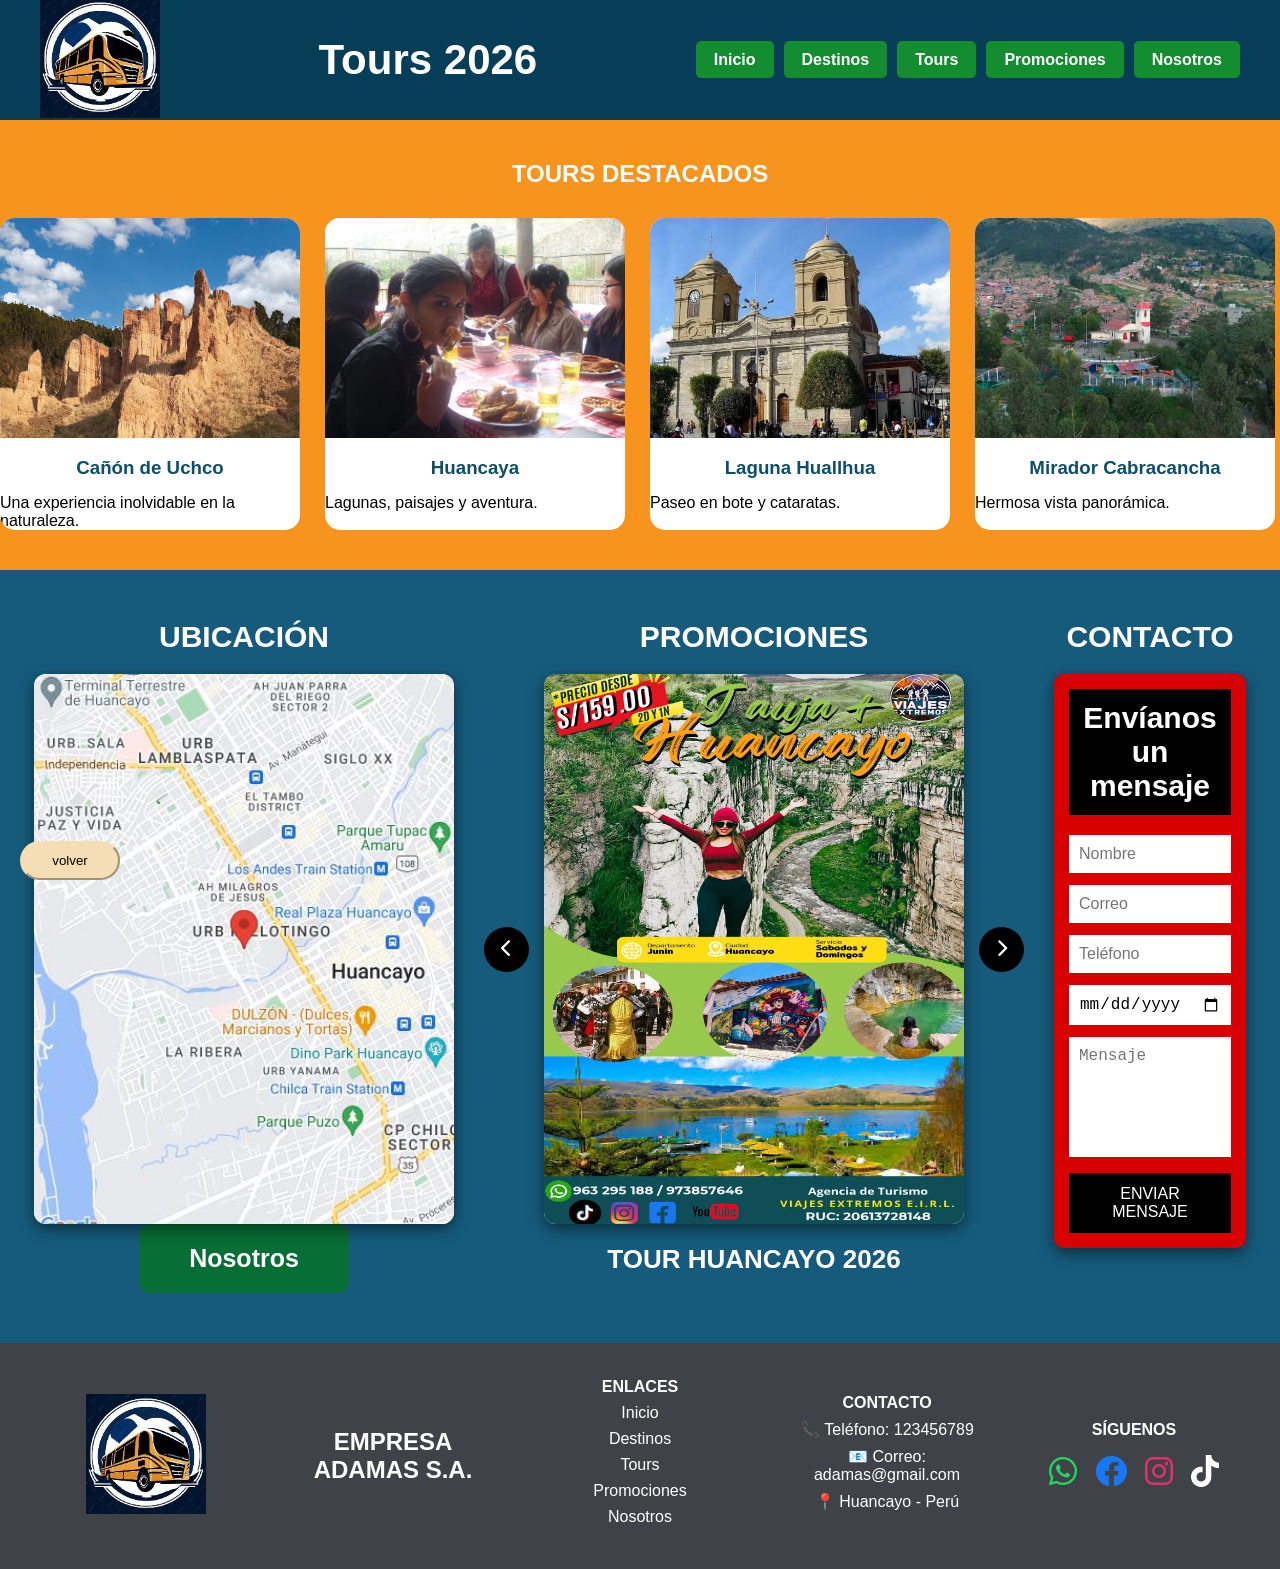
<file: ADAMAS13/index.html>
<!doctype html>
<html lang="es">
  <head>
    <meta charset="UTF-8" />

    <meta name="viewport" content="width=device-width, initial-scale=1.0" />

    <title>Tours 2026 - Empresa Adamas S.A.</title>

    <link
      rel="stylesheet"
      href="https://cdnjs.cloudflare.com/ajax/libs/font-awesome/6.0.0/css/all.min.css"
    />

    <link rel="stylesheet" href="style.css" />
  </head>

  <body>
    <!--================ HEADER ================-->

    <header>
      <div class="logo-container">
        <img src="img/logo1.webp" class="logo-img" alt="Logo ADAMAS" />
      </div>

      <div class="header-title">
        <h1>Tours 2026</h1>
      </div>

      <nav class="navigation">
        <ul>
          <li>
            <a href="inicio.html" class="nav-btn"> Inicio </a>
          </li>

          <li>
            <a href="destinos.html" class="nav-btn"> Destinos </a>
          </li>

          <li>
            <a href="tours.html" class="nav-btn"> Tours </a>
          </li>

          <li>
            <a href="promociones.html" class="nav-btn"> Promociones </a>
          </li>

          <li>
            <a href="nosotros.html" class="nav-btn"> Nosotros </a>
          </li>
        </ul>
      </nav>
    </header>

    <!--================ TOURS DESTACADOS ================-->
    <button
      style="
        background-color: wheat;
        width: 100px;
        left: 20px;
        bottom: 20px;
        position: fixed;
        z-index: 9999;
        border-radius: 30px;
        padding: 10px;
        border-color: wheat;
      "
    >
      <a href="../../index.html" style="color: #000000; text-decoration: none"
        >volver</a
      >
    </button>
    <section class="tours">
      <h2>TOURS DESTACADOS</h2>

      <div class="contenedor-tren">
        <div class="tren">
          <div class="tour-card">
            <img src="img/tours1.jpg" alt="Cañón de Uchco" />

            <div class="info-tour">
              <h3>Cañón de Uchco</h3>

              <p>Una experiencia inolvidable en la naturaleza.</p>
            </div>
          </div>

          <div class="tour-card">
            <img src="img/tours2.jpg" alt="Huancaya" />

            <div class="info-tour">
              <h3>Huancaya</h3>

              <p>Lagunas, paisajes y aventura.</p>
            </div>
          </div>

          <div class="tour-card">
            <img src="img/tours3.jpg" alt="Laguna Huallhua" />

            <div class="info-tour">
              <h3>Laguna Huallhua</h3>

              <p>Paseo en bote y cataratas.</p>
            </div>
          </div>

          <div class="tour-card">
            <img src="img/tours4.jpg" alt="Mirador Cabracancha" />

            <div class="info-tour">
              <h3>Mirador Cabracancha</h3>

              <p>Hermosa vista panorámica.</p>
            </div>
          </div>

          <div class="tour-card">
            <img src="img/tours5.jpg" alt="Puente Colonial" />

            <div class="info-tour">
              <h3>Puente Colonial</h3>

              <p>Historia y cultura.</p>
            </div>
          </div>

          <div class="tour-card">
            <img src="img/tours6.jpg" alt="Cataratas Huallhua" />

            <div class="info-tour">
              <h3>Cataratas Huallhua</h3>
              <p>Aventura rodeada de naturaleza.</p>
            </div>
          </div>

          <!-- COPIA PARA ANIMACION INFINITA -->

          <div class="tour-card">
            <img src="img/tours7.jpg" alt="torre torre" />
            <div class="info-tour">
              <h3>torre torre</h3>

              <p>tours torre torre</p>
            </div>
          </div>

          <div class="tour-card">
            <img src="img/tours2.jpg" alt="monumental" />
            <div class="info-tour">
              <h3>monumental</h3>

              <p>Historia y cultura.</p>
            </div>
          </div>

          <div class="tour-card">
            <img src="img/tours3.jpg" alt="capilla" />
            <div class="info-tour">
              <h3>Capilla</h3>

              <p>Historia y cultura.</p>
            </div>
          </div>
        </div>
      </div>
    </section>

    <!--=================================================
 CONTENEDOR PADRE PRINCIPAL
==================================================-->

    <section class="main-content">
      <!--================ HIJO 1 : UBICACION ================-->

      <div class="content-box ubicacion-box">
        <div class="box-header">
          <h3>UBICACIÓN</h3>

          <div class="ubicacion-wrapper">
            <img src="img/ubicacion1.jpg" class="ubicacion-slide active" />

            <img src="img/ubicacion2.jpg" class="ubicacion-slide" />

            <img src="img/ubicacion3.jpg" class="ubicacion-slide" />

            <img src="img/ubicacion4.jpg" class="ubicacion-slide" />

            <img src="img/ubicacion5.jpg" class="ubicacion-slide" />

            <img src="img/ubicacion6.jpg" class="ubicacion-slide" />

            <img src="img/ubicacion7.jpg" class="ubicacion-slide" />

            <img src="img/ubicacion8.jpg" class="ubicacion-slide" />

            <img src="img/ubicacion9.jpg" class="ubicacion-slide" />

            <img src="img/ubicacion10.jpg" class="ubicacion-slide" />

            <img src="img/ubicacion11.jpg" class="ubicacion-slide" />

            <img src="img/ubicacion12.jpg" class="ubicacion-slide" />

            <img src="img/ubicacion13.jpg" class="ubicacion-slide" />

            <img src="img/ubicacion14.jpg" class="ubicacion-slide" />

            <img src="img/ubicacion15.jpg" class="ubicacion-slide" />

            <img src="img/ubicacion16.jpg" class="ubicacion-slide" />

            <img src="img/ubicacion17.jpg" class="ubicacion-slide" />

            <img src="img/ubicacion18.jpg" class="ubicacion-slide" />
          </div>
        </div>
        <a href="nosotros.html" class="boton">Nosotros</a>

        <style>
          .boton {
            display: inline-block;
            background-color: hsl(147, 88%, 23%);
            color: white;
            font-size: 25px; /* Tamaño del texto */
            padding: 20px 50px; /* Alto y ancho del botón */
            text-decoration: none;
            border-radius: 10px; /* Bordes redondeados */
            font-weight: bold;
          }

          .boton:hover {
            background-color: darkblue;
          }
        </style>
      </div>

      <!--================ HIJO 2 : PROMOCIONES ================-->

      <div class="content-box promociones-box">
        <div class="box-header">
          <h3>PROMOCIONES</h3>
        </div>

        <div class="box-body">
          <div class="promo-slider">
            <button id="prevPromo" class="arrow-btn">
              <i class="fas fa-chevron-left"></i>
            </button>

            <div class="promo-box">
              <img
                id="promoImg"
                src="img/promocion1.webp"
                alt="Promoción ADAMAS"
              />
            </div>

            <button id="nextPromo" class="arrow-btn">
              <i class="fas fa-chevron-right"></i>
            </button>
          </div>

          <div class="promo-title">
            <h4 id="promoTitulo">TOUR HUANCAYO 2026</h4>
          </div>
        </div>
      </div>

      <!--================ HIJO 3 : FORMULARIO ================-->

      <div class="content-box formulario-box">
        <div class="box-header">
          <h3>CONTACTO</h3>
        </div>

        <div class="box-body">
          <div class="red-card">
            <h3>Envíanos un mensaje</h3>

            <form>
              <div class="form-group">
                <input type="text" placeholder="Nombre" required />
              </div>

              <div class="form-group">
                <input type="email" placeholder="Correo" required />
              </div>

              <div class="form-group">
                <input type="tel" placeholder="Teléfono" required />
              </div>

              <div class="form-group">
                <input type="date" placeholder="Fecha del viaje" />
              </div>

              <div class="form-group">
                <textarea placeholder="Mensaje"></textarea>
              </div>

              <button type="submit" class="btn-submit">ENVIAR MENSAJE</button>
            </form>
          </div>
        </div>
      </div>
    </section>

    <!--================ FOOTER ================-->

    <footer>
      <div class="footer-col">
        <img src="img/logo1.webp" class="logo-footer-img" alt="Logo ADAMAS" />
      </div>

      <div class="footer-col footer-brand">
        <p>EMPRESA ADAMAS S.A.</p>
      </div>

      <div class="footer-col footer-links">
        <h4>ENLACES</h4>

        <ul>
          <li>
            <a href="inicio.html"> Inicio </a>
          </li>

          <li>
            <a href="destinos.html"> Destinos </a>
          </li>

          <li>
            <a href="tours.html"> Tours </a>
          </li>

          <li>
            <a href="promociones.html"> Promociones </a>
          </li>

          <li>
            <a href="nosotros.html"> Nosotros </a>
          </li>
        </ul>
      </div>

      <div class="footer-col footer-info">
        <h4>CONTACTO</h4>

        <p>📞 Teléfono: 123456789</p>

        <p>📧 Correo: adamas@gmail.com</p>

        <p>📍 Huancayo - Perú</p>
      </div>

      <div class="footer-col">
        <h4>SÍGUENOS</h4>

        <div class="social-icons">
          <a href="https://wa.me/51968768581" target="_blank">
            <i class="fab fa-whatsapp"></i>
          </a>

          <a href="https://www.facebook.com/adamastours" target="_blank">
            <i class="fab fa-facebook"></i>
          </a>

          <a href="https://www.instagram.com/TU_USUARIO" target="_blank">
            <i class="fab fa-instagram"></i>
          </a>

          <a href="https://www.tiktok.com/@TU_USUARIO" target="_blank">
            <i class="fab fa-tiktok"></i>
          </a>
        </div>
      </div>
    </footer>

    <script src="script.js"></script>
  </body>
</html>
</file>
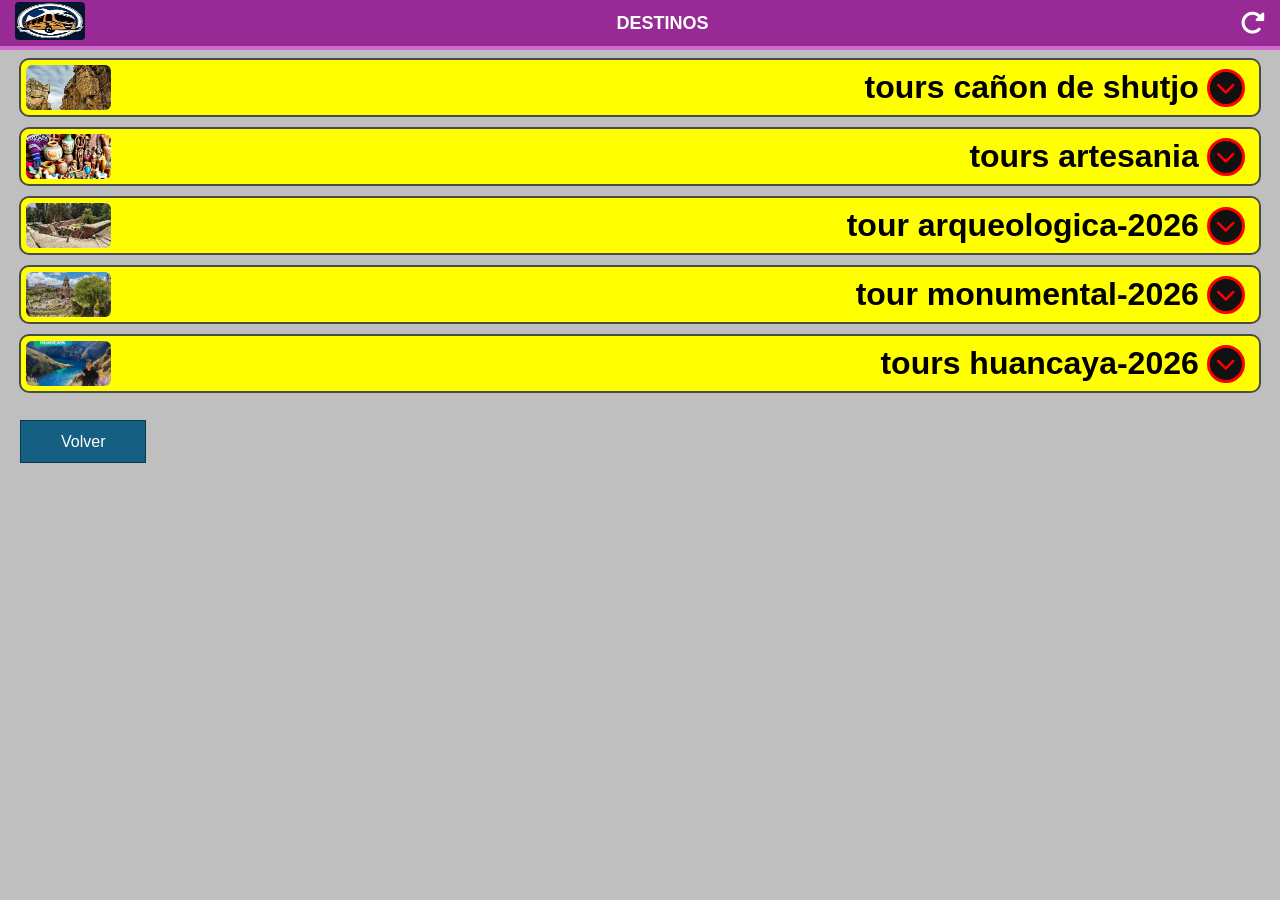
<file: ADAMAS13/destinos.html>
<!DOCTYPE html>
            <html lang="es">
            <head>
                <meta charset="UTF-8">
                <meta name="viewport" content="width=device-width, initial-scale=1.0">
                <title>DESTINOS</title>

                <link rel="stylesheet" href="destinos.css">

                <link rel="stylesheet"
                href="https://cdnjs.cloudflare.com/ajax/libs/font-awesome/6.5.2/css/all.min.css">

            </head>
            <body>

            <!--================ HEADER ================-->

            <header class="header">

                <div class="logo">
                    <img src="logo1.webp" alt="Logo">
                </div>

                <h1>DESTINOS</h1>

                <div class="recargar">
                    <i class="fa-solid fa-rotate-right"></i>
                </div>

            </header>

            <!--================ CONTENEDOR ================-->

            <div class="contenedor">

                <!--============== DESTINO 1 ==============-->

                <div class="destino">

                <div class="destino-header">

                <div class="imagen">
                <img src="cañon.jpg" alt="">
                </div>

                <div class="texto">

                </div>
                <h1>tours cañon de shutjo </h1>
                <div class="boton">
                <i class="fa-solid fa-chevron-down"></i>
                </div>

                </div>

                <div class="destino-body">

                <h3>DESCUBRE EL RECORRIDO CON EL</h3>
                <h1>ITINERARIO</h1>
                <p>Inicio: 8:30 am.
                Salida desde Huancayo.
                Puente Colgante.
                Baños Termales de Llocllapampa.
                Hacienda Pachacayo: Sais Túpac Amaru.
                Sitio Arqueológico de Corivinchos.
                Cañón de Shutjo: Trekking de 01 hora de ida y vuelta.
                Puyas de Raimondi.
                Retorno a Huancayo.
                Fin: 7:00 pm.</p>
                <h1>s/.75 soles</h3>
                </div>

                </div>

                <!--============== DESTINO 2 ==============-->

                <div class="destino">

                <div class="destino-header">

                    <div class="imagen">
                    <img src="artesania.jpg" alt="">
                    </div>

                    <div class="texto">
                        </div>
                        <h1>tours artesania</h1>
                    <div class="boton">
                    <i class="fa-solid fa-chevron-down"></i>
                    </div>

                </div>

                <div class="destino-body">

                
            <h3>DESCUBRE EL RECORRIDO CON EL</h3>
            <h1>ITINERARIO</h1>
            <p>Inicio: 10:30 am.
            Salida desde Huancayo.
            Hualhuas: Taller Artesanal y Textil.
            San Jerónimo de Tunan: Taller Artesanal del Oro y la Plata.
            Mirador de Piedra Parada: Estatua de la Virgen Inmaculada Concepción.
            Helados Artesanales de Concepción.
            Ingenio: Lugar para almorzar.
            Convento de Santa Rosa de Ocopa: La visita al museo es de 9:00 a.m. a 11:15 a.m. y de 3:00 p.m. a 5:15 p.m., todos los días excepto los martes.
            Retorno a Huancayo.
            Fin: 7:00 pm< Transporte Turístico: Servicio Compartido.
            Guía de Turismo: En español (Para otros idiomas, consultar)
            Tickets de Ingreso:Estatua de la Virgen Inmaculada Concepción S/.5.00, Centro Piscícola El Ingenio S/.3.00, Museo del Convento de Santa Rosa de Ocopa S/.10.00
            Alimentación.
            Bebidas y snacks.
            Regalos, souvenirs, compras personales.
            Propinas por servicio (Opcionales, voluntarias).</p>
            <h1>s/.55 soles</h1>

                

                </div>

            </div>

            <!--============== DESTINO 3 ==============-->
    <div class="destino">

                <div class="destino-header">

                <div class="imagen">
                <img src="arqueologia.jpg" alt="">
                </div>

                <div class="texto">
                </div>
                <h1>tour arqueologica-2026</h1>
                <div class="boton">
                <i class="fa-solid fa-chevron-down"></i>
                </div>

                </div>

                <div class="destino-body">

                <h3>DESCUBRE EL RECORRIDO CON EL</h3>
                <h1>ITINERARIO</h1>
                <p>Inicio: 10:30 am.
    Salida desde Huancayo.
    Mirador Huama Huata: Estatua del Cristo Blanco y Puente de Cristal.
    Plaza de Armas de Chongos Bajo.
    Cani Cruz.
    Sitio Arqueológico de Arwaturo: Trekking de 35 minutos de ida y vuelta.
    Mirador del Valle del Mantaro.
    Laguna de Ñahuimpuquio.
    Retorno a Huancayo.
    Fin: 6:30 pm.</p>
        
                </div>

            </div>
        
                <!--============== DESTINO 4 ==============-->

                <div class="destino">

                <div class="destino-header">

                <div class="imagen">
                <img src="monumental.jpg" alt="">
                </div>

                <div class="texto">
                </div>
                <h1>tour monumental-2026</h1>
                <div class="boton">
                <i class="fa-solid fa-chevron-down"></i>
                </div>

                </div>

                <div class="destino-body">

                <h3>DESCUBRE EL RECORRIDO CON EL</h3>
                <h1>ITINERARIO</h1>
                <p>Inicio: 10:30 am.
        Salida desde Huancayo.
        Mirador Huama Huata: Estatua del Cristo Blanco y Puente de Cristal.
        Plaza de Armas de Chongos Bajo.
        Cani Cruz.
        Sitio Arqueológico de Arwaturo: Trekking de 35 minutos de ida y vuelta.
        Mirador del Valle del Mantaro.
        Laguna de Ñahuimpuquio.
        Retorno a Huancayo.
        Fin: 6:30 pm.Transporte Turístico: Servicio Compartido.
        Guía de Turismo: En español (Para otros idiomas, consultar)./p>
        <h1>s/35 soles</h1>
                </div>

            </div>

            <!--============== DESTINO 5 ==============-->

            <div class="destino">

            <div class="destino-header">

            <div class="imagen">
            <img src="huancaya.jpg" alt="">

            </div>

            <div class="texto">

            </div>
            <h1>tours huancaya-2026</h1>
            <div class="boton">
            <i class="fa-solid fa-chevron-down"></i>
            </div>

            </div>

            <div class="destino-body">

            <p>
            <h1>DESCUBRE EL RECORRIDO CON EL
            ITINERARIO</h1>
            <p>Inicio: 5:00 am.
            Salida desde Huancayo.
            Cañón de Uchco.
            Plaza de Huancaya.
            Mirador Cabracancha.
            Puente Colgante de Cabracancha.
            Puente Colonial.
            Mirador de Carhuayno ó Mirador de la Laguna Huallhua: Opcional.
            Trekking de 25 minutos de bajada hasta la Laguna Huallhua.
            Laguna Huallhua: Paseo en Bote a las Cataratas de Huallhua.
            Trekking de 45 minutos de subida hasta la movilidad.
            Retorno a Huancayo.
            Fin: 9:00 pm.</p>
            <h1>precio 95 soles</h1>
            </p>

            </div>

            </div>

            </div>

            <!--================ BOTÓN ================-->

            <div class="volver">

            <a href="index.html">Volver</a>

            </div>

            <script src="desctinos.js"></script>

            </body>
            </html>
</file>
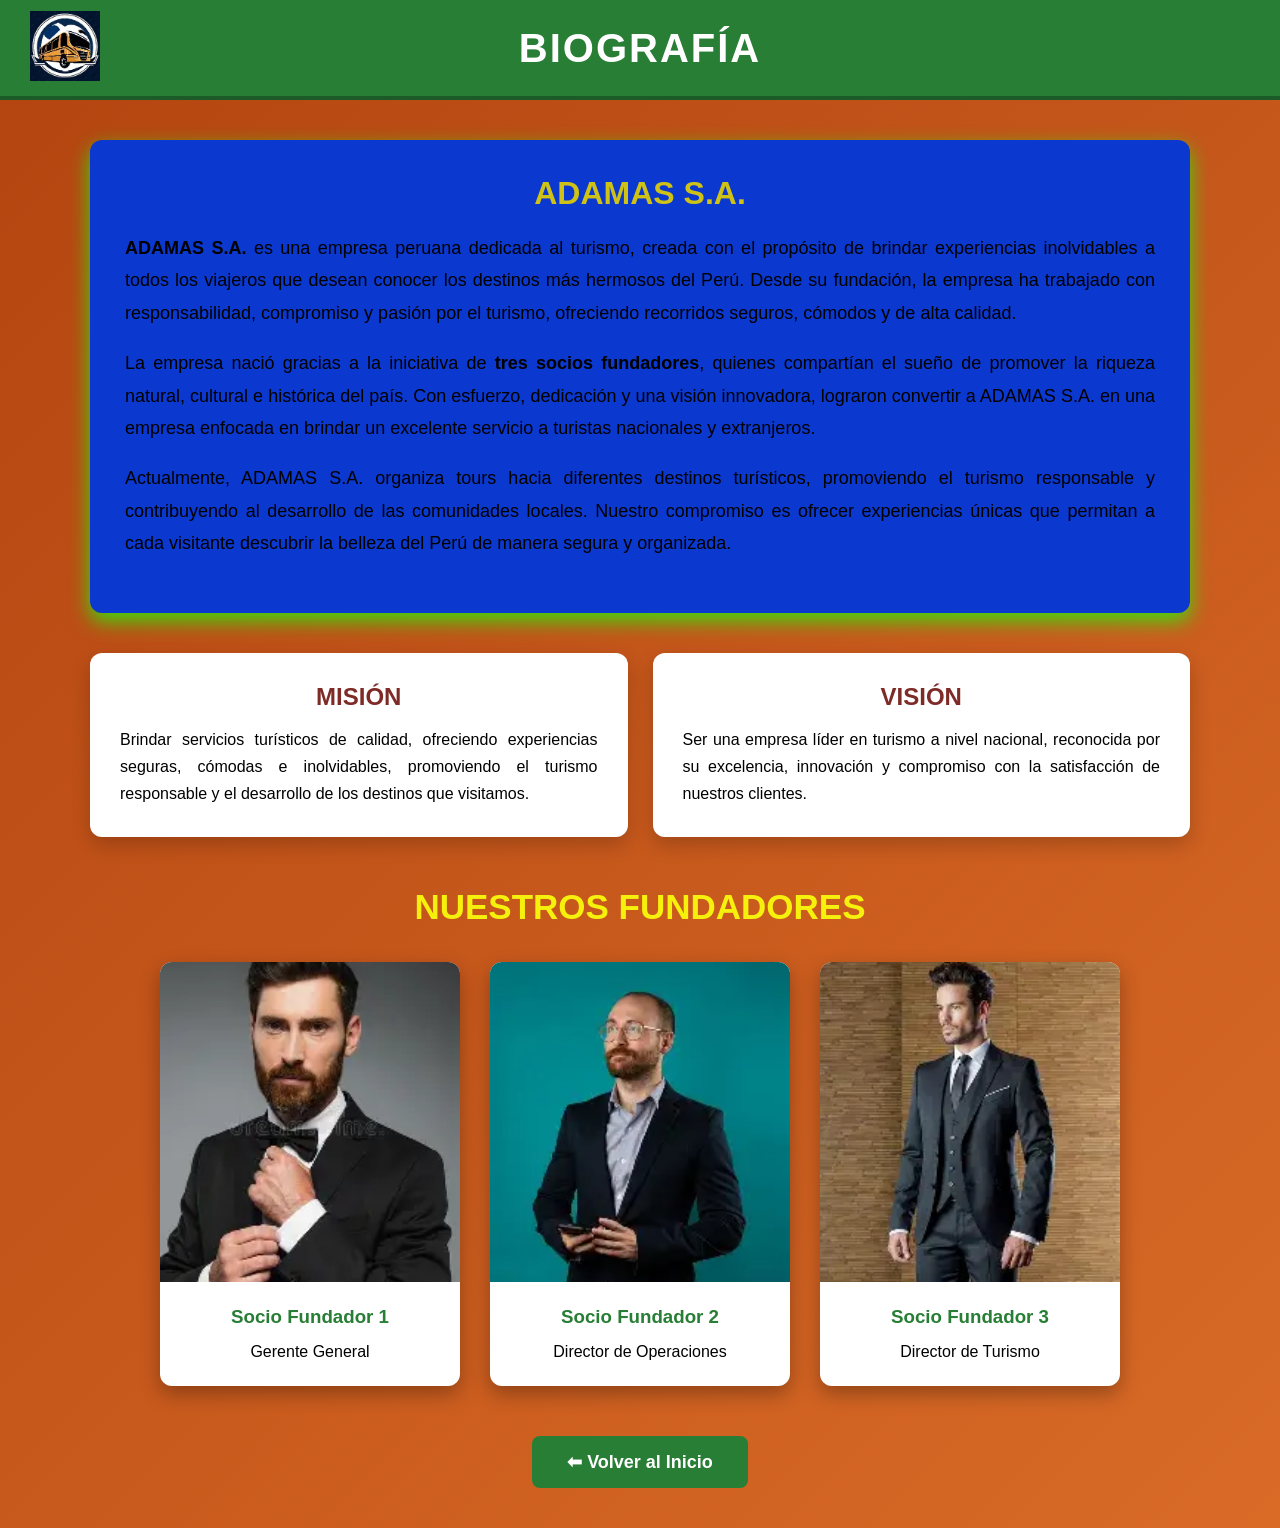
<file: ADAMAS13/inicio.html>
<!DOCTYPE html>
<html lang="es">
<head>
    <meta charset="UTF-8">
    <meta name="viewport" content="width=device-width, initial-scale=1.0">
    <title>Biografía - ADAMAS S.A.</title>
    <link rel="stylesheet" href="inicio.css">
</head>

<body>

<header class="cabecera">

    <div class="logo">
        <img src="img/logo1.webp" alt="Logo ADAMAS">
    </div>

    <h1>BIOGRAFÍA</h1>

</header>

<section class="historia">

    <h2>ADAMAS S.A.</h2>

    <p>
        <strong>ADAMAS S.A.</strong> es una empresa peruana dedicada al turismo,
        creada con el propósito de brindar experiencias inolvidables a todos
        los viajeros que desean conocer los destinos más hermosos del Perú.
        Desde su fundación, la empresa ha trabajado con responsabilidad,
        compromiso y pasión por el turismo, ofreciendo recorridos seguros,
        cómodos y de alta calidad.
    </p>

    <p>
        La empresa nació gracias a la iniciativa de <strong>tres socios
        fundadores</strong>, quienes compartían el sueño de promover la riqueza
        natural, cultural e histórica del país. Con esfuerzo, dedicación y una
        visión innovadora, lograron convertir a ADAMAS S.A. en una empresa
        enfocada en brindar un excelente servicio a turistas nacionales y
        extranjeros.
    </p>

    <p>
        Actualmente, ADAMAS S.A. organiza tours hacia diferentes destinos
        turísticos, promoviendo el turismo responsable y contribuyendo al
        desarrollo de las comunidades locales. Nuestro compromiso es ofrecer
        experiencias únicas que permitan a cada visitante descubrir la belleza
        del Perú de manera segura y organizada.
    </p>

</section>

<section class="mision-vision">

    <div class="caja">

        <h2>MISIÓN</h2>

        <p>
            Brindar servicios turísticos de calidad, ofreciendo experiencias
            seguras, cómodas e inolvidables, promoviendo el turismo responsable
            y el desarrollo de los destinos que visitamos.
        </p>

    </div>

    <div class="caja">

        <h2>VISIÓN</h2>

        <p>
            Ser una empresa líder en turismo a nivel nacional, reconocida por
            su excelencia, innovación y compromiso con la satisfacción de
            nuestros clientes.
        </p>

    </div>

</section>

<section class="fundadores">

    <h2>NUESTROS FUNDADORES</h2>

    <div class="equipo">

        <div class="persona">
            <img src="img/dueño1.webp" alt="dueño 1">
            <h3>Socio Fundador 1</h3>
            <p>Gerente General</p>
        </div>

        <div class="persona">
            <img src="img/dueño2.webp" alt="dueño 2">
            <h3>Socio Fundador 2</h3>
            <p>Director de Operaciones</p>
        </div>

        <div class="persona">
            <img src="img/dueño3.webp" alt="dueño 3">
            <h3>Socio Fundador 3</h3>
            <p>Director de Turismo</p>
        </div>

    </div>

</section>

<div class="volver">

    <a href="index.html">⬅ Volver al Inicio</a>

</div>

</body>
</html>
</file>
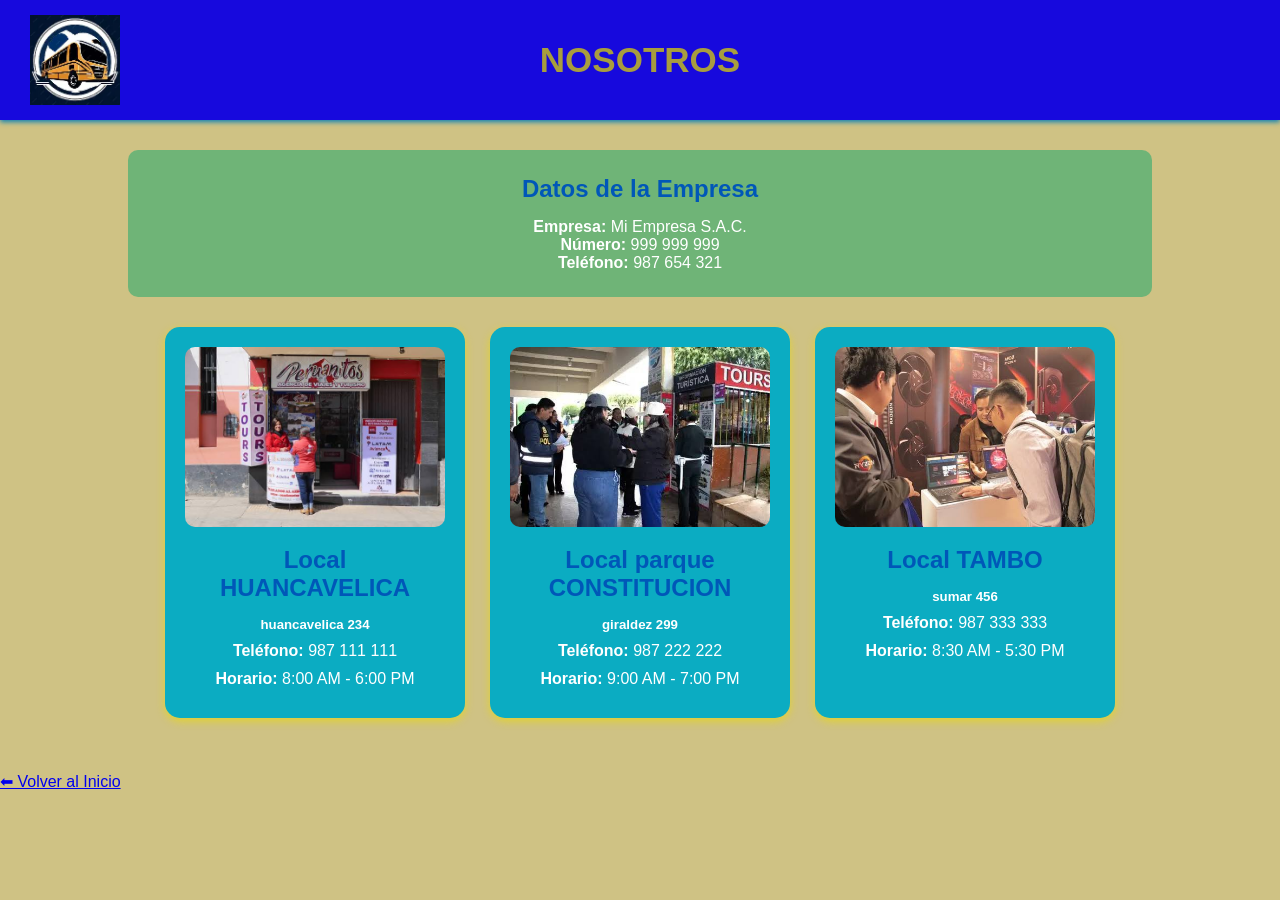
<file: ADAMAS13/nosotros.html>
<!DOCTYPE html>
<html lang="es">
<head>
    <meta charset="UTF-8">
    <meta name="viewport" content="width=device-width, initial-scale=1.0">
    <title>Nosotros - Empresa</title>
    <link rel="stylesheet" href="nosotros.css">
</head>

<body>

    <header>
        <img src="img/logo1.webp" alt="Logo Empresa" class="logo">

        <h1>NOSOTROS</h1>
    </header>

    <section class="empresa">
        <h2>Datos de la Empresa</h2>
        <p><strong>Empresa:</strong> Mi Empresa S.A.C.</p>
        <p><strong>Número:</strong> 999 999 999</p>
        <p><strong>Teléfono:</strong> 987 654 321</p>
    </section>


    <section class="locales">

        <div class="local">
            <img src="img/local1.jpg" alt="Local 1">

            <h2>Local HUANCAVELICA</h2>
            <h5>huancavelica 234</h5>
            <p><strong>Teléfono:</strong> 987 111 111</p>
            <p><strong>Horario:</strong> 8:00 AM - 6:00 PM</p>
        </div>


        <div class="local">
            <img src="img/local2.jpg" alt="Local 2">

            <h2>Local parque CONSTITUCION</h2>
            <h5>giraldez  299</h5>
            <p><strong>Teléfono:</strong> 987 222 222</p>
            <p><strong>Horario:</strong> 9:00 AM - 7:00 PM</p>
        </div>


        <div class="local">
            <img src="img/local3.jpg" alt="Local 3">

            <h2>Local TAMBO</h2>
            <h5>sumar 456</h5>

            <p><strong>Teléfono:</strong> 987 333 333</p>
            <p><strong>Horario:</strong> 8:30 AM - 5:30 PM</p>
        </div>
             </section>
    </section>
</body>
</html>
</br>
</br>
</br>

<a href="index.html">⬅ Volver al Inicio</a>
</body>
</html>
</file>
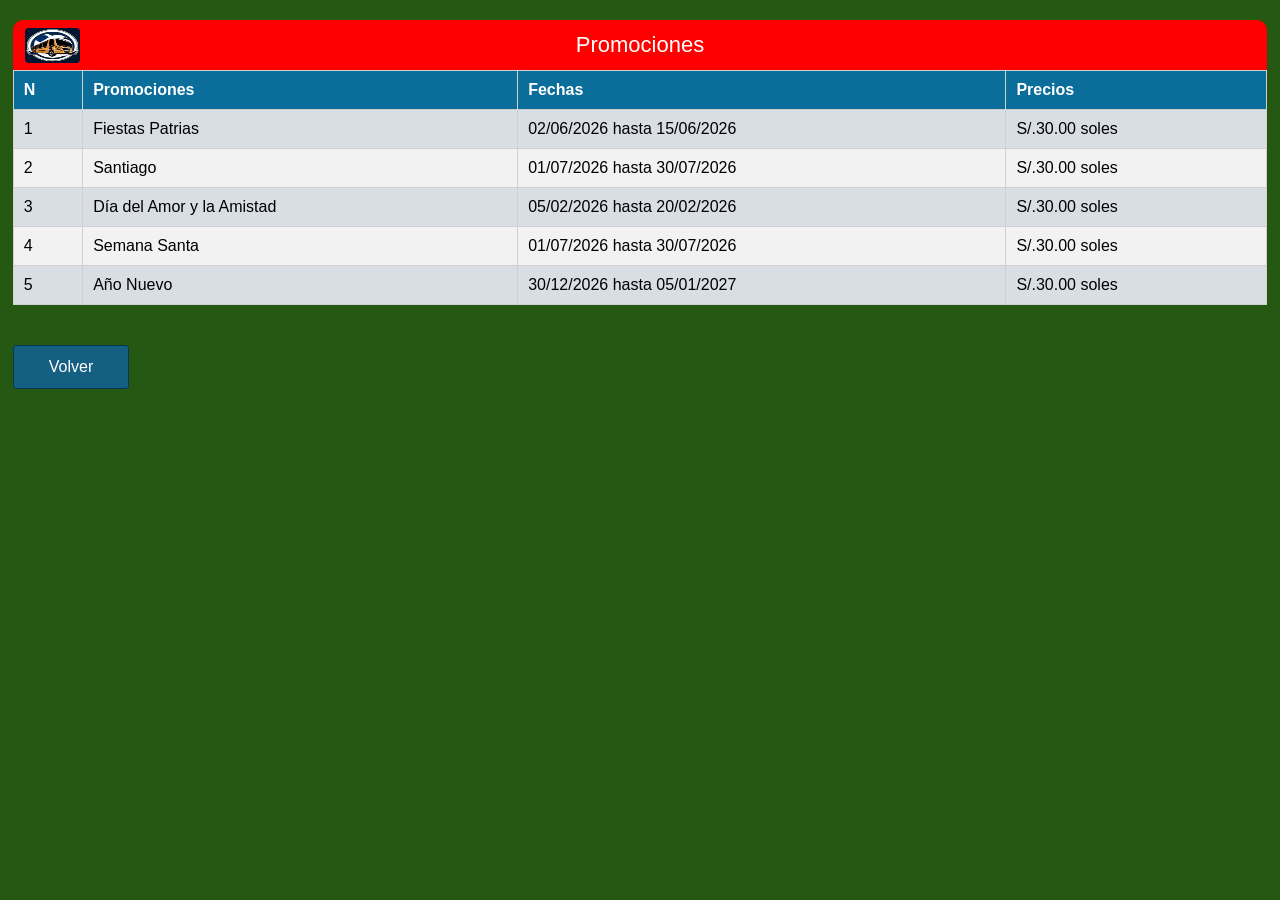
<file: ADAMAS13/promociones.html>
<!DOCTYPE html>
<html lang="es">
<head>
    <meta charset="UTF-8">
    <meta name="viewport" content="width=device-width, initial-scale=1.0">
    <title>Promociones</title>

    <link rel="stylesheet" href="promociones.css">

</head>
<body>

<div class="contenedor">

    <!-- CABECERA -->

    <div class="cabecera">

        <img src="logo1.webp" alt="Logo">

        <h2>Promociones</h2>

    </div>

    <!-- TABLA -->

    <table>

        <thead>

            <tr>
                <th>N</th>
                <th>Promociones</th>
                <th>Fechas</th>
                <th>Precios</th>
            </tr>

        </thead>

        <tbody>

            <tr>
                <td>1</td>
                <td>Fiestas Patrias</td>
                <td>02/06/2026 hasta 15/06/2026</td>
                <td>S/.30.00 soles</td>
            </tr>

            <tr>
                <td>2</td>
                <td>Santiago</td>
                <td>01/07/2026 hasta 30/07/2026</td>
                <td>S/.30.00 soles</td>
            </tr>

            <tr>
                <td>3</td>
                <td>Día del Amor y la Amistad</td>
                <td>05/02/2026 hasta 20/02/2026</td>
                <td>S/.30.00 soles</td>
            </tr>

            <tr>
                <td>4</td>
                <td>Semana Santa</td>
                <td>01/07/2026 hasta 30/07/2026</td>
                <td>S/.30.00 soles</td>
            </tr>

            <tr>
                <td>5</td>
                <td>Año Nuevo</td>
                <td>30/12/2026 hasta 05/01/2027</td>
                <td>S/.30.00 soles</td>
            </tr>

        </tbody>

    </table>

    <!-- BOTÓN -->

    <div class="botones">

        <a href="index.html">Volver</a>

    </div>

</div>

</body>
</html>
</file>
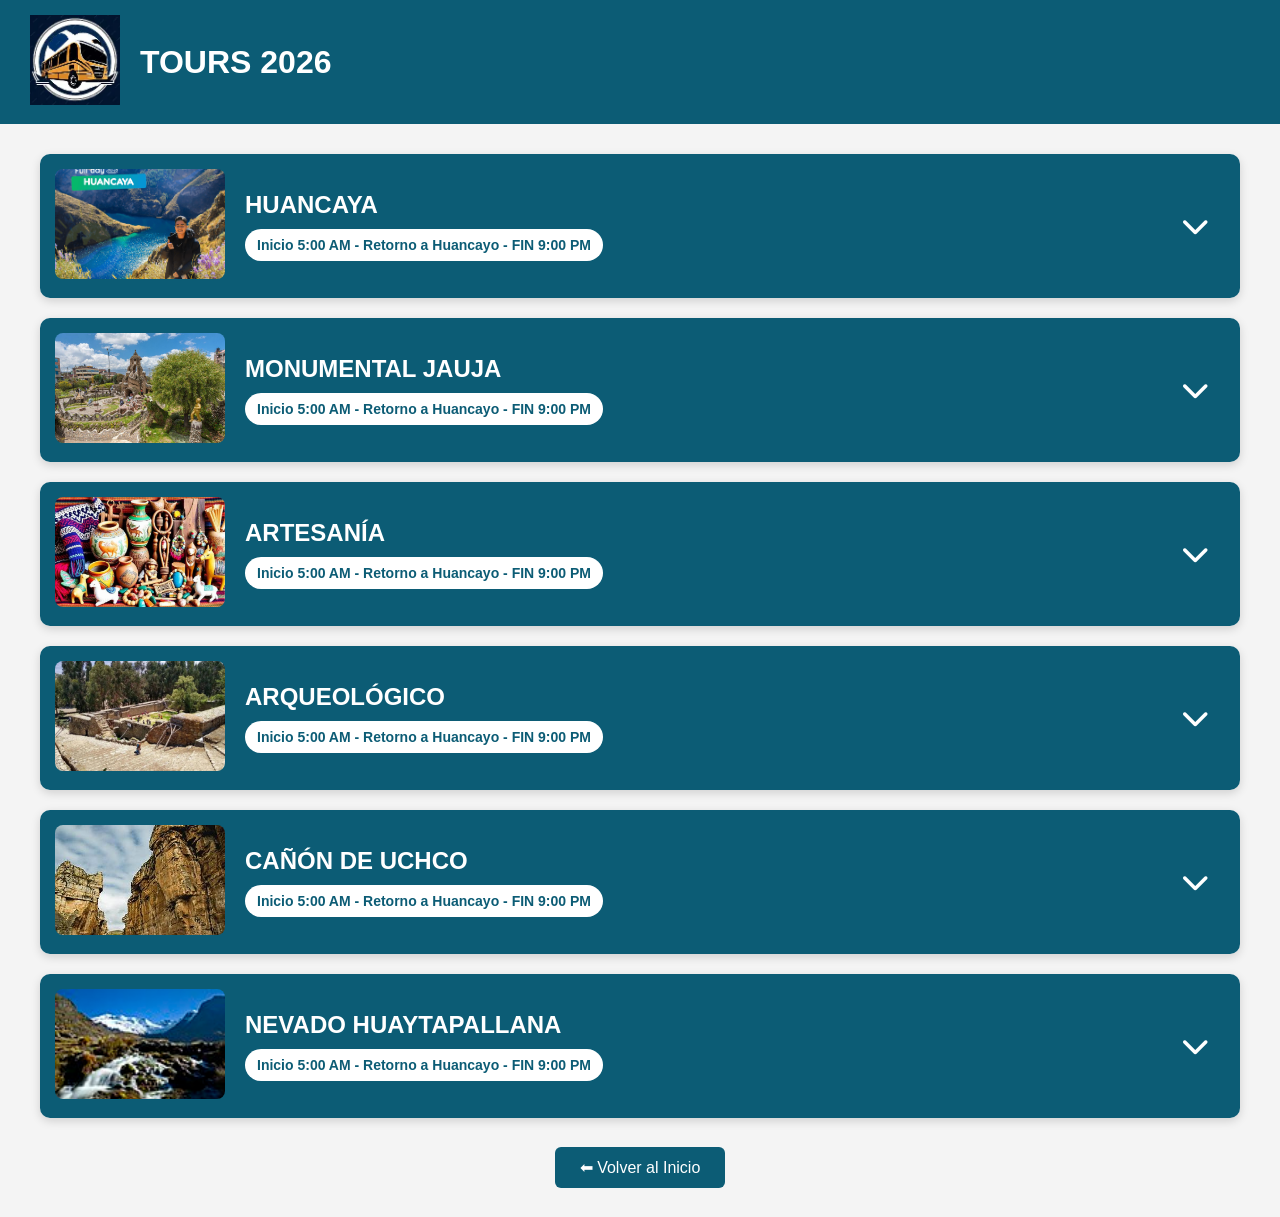
<file: ADAMAS13/tours.html>
<!DOCTYPE html>
<html lang="es">
<head>
    <meta charset="UTF-8">
    <meta name="viewport" content="width=device-width, initial-scale=1.0">
    <title>Tours 2026</title>
    <link rel="stylesheet" href="tours.css">
    <link rel="stylesheet" href="https://cdnjs.cloudflare.com/ajax/libs/font-awesome/6.4.0/css/all.min.css">
</head>
<body>

    <header class="main-header">
        <div class="logo-box">
            <img src="logo1.webp" alt="Logo Bus" class="header-logo">
        </div>
        <h1 class="header-title">TOURS 2026</h1>
    </header>

    <main class="tours-container">
        
        <!-- TOUR 1: HUANCAYA -->
        <div class="tour-card">
            <div class="tour-header">
                <div class="tour-image">
                    <img src="huancaya.jpg" alt="Huancaya">
                </div>
                <div class="tour-title-block">
                    <h2>HUANCAYA</h2>
                    <span class="tour-badge">Inicio 5:00 AM - Retorno a Huancayo - FIN 9:00 PM</span>
                </div>
                <div class="toggle-button">
                    <i class="fa-solid fa-chevron-down"></i>
                </div>
            </div>
            <div class="tour-details">
                <div class="details-inner">
                    <div class="detail-column">
                        <h3>LUGARES A VISITAR</h3>
                        <ul>
                            <li>Cañón de Uchco</li>
                            <li>Plaza de Huancayo</li>
                            <li>Mirador Cabracancha</li>
                            <li>Puente Colgante de Cabracancha</li>
                            <li>Puente Colonial</li>
                            <li>Mirador de Carhuayno o mirador de la Laguna Huallhua (opcional)</li>
                            <li>Trekking de 25 minutos de bajada hasta la Laguna de Huallhua</li>
                            <li>Laguna Huallhua</li>
                            <li>Paseo en bote a las Cataratas de Huallhua</li>
                            <li>Cabañas de Huallhua</li>
                            <li>Trekking de 45 minutos de subida hasta la movilidad</li>
                        </ul>
                    </div>
                    <div class="detail-column">
                        <h3>INCLUYE</h3>
                        <ul class="includes">
                            <li>Transporte: Servicio compartido</li>
                            <li>Guía de turismo: En español (Para otros idiomas, consultar)</li>
                        </ul>
                    </div>
                    <div class="detail-column">
                        <h3>NO INCLUYE</h3>
                        <ul class="excludes">
                            <li>Tickets de Ingreso: Tomas S/.2.00, Pique Cocha S/.5.00, Huancaya S/.10.00, Paseo en Bote a las Cataratas de Huallhua S/.20.00</li>
                            <li>Alimentación</li>
                            <li>Bebidas y snacks</li>
                            <li>Regalos, souvenirs, compras personales</li>
                            <li>Propinas por servicio (Opcionales, voluntarias)</li>
                        </ul>
                    </div>
                </div>
            </div>
        </div>

        <!-- TOUR 2: MONUMENTAL JAUJA -->
        <div class="tour-card">
            <div class="tour-header">
                <div class="tour-image">
                    <img src="monumental.jpg" alt="Monumental">
                </div>
                <div class="tour-title-block">
                    <h2>MONUMENTAL JAUJA</h2>
                    <span class="tour-badge">Inicio 5:00 AM - Retorno a Huancayo - FIN 9:00 PM</span>
                </div>
                <div class="toggle-button">
                    <i class="fa-solid fa-chevron-down"></i>
                </div>
            </div>
            <div class="tour-details">
                <div class="details-inner">
                    <div class="detail-column">
                        <h3>LUGARES A VISITAR</h3>
                        <ul>
                            <li>Orcotuna: Santuario de la Virgen de Cocharcas</li>
                            <li>Sala de Exposición de la Danza de la Huaconada</li>
                            <li>Formaciones Geológicas de Cóndor Muyuna: Trekking de 35 minutos de ida y vuelta</li>
                            <li>Sincos: Planta Procesadora de Agave</li>
                            <li>Paseo en Bote en la Laguna de Paca</li>
                            <li>Plaza de Armas de Jauja</li>
                            <li>Capilla de Cristo Pobre</li>
                            <li>Planta Lechera de Apata</li>  
                        </ul>
                    </div>
                    <div class="detail-column">
                        <h3>INCLUYE</h3>
                        <ul class="includes">
                            <li>Transporte turístico: Servicio compartido</li>
                            <li>Guía profesional: En español</li>
                        </ul>
                    </div>
                    <div class="detail-column">
                        <h3>NO INCLUYE</h3>
                        <ul class="excludes">
                            <li>Tickets de Ingreso: Sala de Exposición de la Huaconada S/.5.00, Cóndor Muyuna S/.2.00, Paseo en Bote en Laguna de Paca S/.10.00</li>
                            <li>Alimentación</li>
                            <li>Bebidas y snacks</li>
                            <li>Gastos personales</li>
                            <li>Propinas por servicio</li>
                        </ul>
                    </div>
                </div>
            </div>
        </div>

        <!-- TOUR 3: ARTESANÍA -->
        <div class="tour-card">
            <div class="tour-header">
                <div class="tour-image">
                    <img src="artesania.jpg" alt="Artesanía">
                </div>
                <div class="tour-title-block">
                    <h2>ARTESANÍA</h2>
                    <span class="tour-badge">Inicio 5:00 AM - Retorno a Huancayo - FIN 9:00 PM</span>
                </div>
                <div class="toggle-button">
                    <i class="fa-solid fa-chevron-down"></i>
                </div>
            </div>
            <div class="tour-details">
                <div class="details-inner">
                    <div class="detail-column">
                        <h3>LUGARES A VISITAR</h3>
                        <ul>
                            <li>Hualhuas: Taller Artesanal y Textil</li>
                            <li>San Jerónimo de Tunán: Taller Artesanal del Oro y la Plata</li>
                            <li>Mirador de Piedra Parada: Estatua de la Virgen Inmaculada Concepción</li>
                            <li>Helados Artesanales de Concepción</li>
                            <li>Ingenio: Lugar para almorzar</li>
                            <li>Convento de Santa Rosa de Ocopa: La visita al museo es de 9:00 a.m. a 11:15 a.m. y de 3:00 p.m. a 5:15 p.m. (Todos los días excepto los martes)</li>
                        </ul>
                    </div>
                    <div class="detail-column">
                        <h3>INCLUYE</h3>
                        <ul class="includes">
                            <li>Transporte turístico: Servicio compartido</li>
                            <li>Guía de turismo: En español (Para otros idiomas, consultar)</li>
                        </ul>
                    </div>
                    <div class="detail-column">
                        <h3>NO INCLUYE</h3>
                        <ul class="excludes">
                            <li>Tickets de Ingreso: Estatua de la Virgen Inmaculada Concepción S/.5.00, Centro Piscícola El Ingenio S/.3.00, Museo del Convento de Santa Rosa de Ocopa S/.10.00</li>
                            <li>Alimentación</li>
                            <li>Bebidas y snacks</li>
                            <li>Regalos, souvenirs, compras personales</li>
                            <li>Propinas por servicio (Opcionales, voluntarias)</li>
                        </ul>
                    </div>
                </div>
            </div>
        </div>

        <!-- TOUR 4: ARQUEOLÓGICO -->
        <div class="tour-card">
            <div class="tour-header">
                <div class="tour-image">
                    <img src="arqueologia.jpg" alt="Arqueológica">
                </div>
                <div class="tour-title-block">
                    <h2>ARQUEOLÓGICO</h2>
                    <span class="tour-badge">Inicio 5:00 AM - Retorno a Huancayo - FIN 9:00 PM</span>
                </div>
                <div class="toggle-button">
                    <i class="fa-solid fa-chevron-down"></i>
                </div>
            </div>
            <div class="tour-details">
                <div class="details-inner">
                    <div class="detail-column">
                        <h3>LUGARES A VISITAR</h3>
                        <ul>
                            <!-- NOTA: Reemplazar por los lugares reales de este tour (ej. Arwaturo, Tunanmarca, etc.) -->
                            <li>[Agregar sitio arqueológico 1]</li>
                            <li>[Agregar sitio arqueológico 2]</li>
                            <li>[Agregar sitio arqueológico 3]</li>
                        </ul>
                    </div>
                    <div class="detail-column">
                        <h3>INCLUYE</h3>
                        <ul class="includes">
                            <li>Transporte turístico: Servicio compartido</li>
                            <li>Guía profesional: En español</li>
                        </ul>
                    </div>
                    <div class="detail-column">
                        <h3>NO INCLUYE</h3>
                        <ul class="excludes">
                            <li>Tickets de Ingreso a los complejos arqueológicos</li>
                            <li>Alimentación</li>
                            <li>Bebidas y snacks</li>
                            <li>Regalos, souvenirs, compras personales</li>
                            <li>Propinas por servicio</li>
                        </ul>
                    </div>
                </div>
            </div>
        </div>

        <!-- TOUR 5: CAÑÓN DE UCHCO -->
        <div class="tour-card">
            <div class="tour-header">
                <div class="tour-image">
                    <img src="cañon.jpg" alt="Cañón de Uchco">
                </div>
                <div class="tour-title-block">
                    <h2>CAÑÓN DE UCHCO</h2>
                    <span class="tour-badge">Inicio 5:00 AM - Retorno a Huancayo - FIN 9:00 PM</span>
                </div>
                <div class="toggle-button">
                    <i class="fa-solid fa-chevron-down"></i>
                </div>
            </div>
            <div class="tour-details">
                <div class="details-inner">
                    <div class="detail-column">
                        <h3>LUGARES A VISITAR</h3>
                        <ul>
                            <!-- NOTA: Reemplazar por el itinerario específico del Cañón de Uchco -->
                            <li>Vista panorámica del Cañón de Uchco</li>
                            <li>[Agregar lugar específico de la ruta 2]</li>
                            <li>[Agregar lugar específico de la ruta 3]</li>
                        </ul>
                    </div>
                    <div class="detail-column">
                        <h3>INCLUYE</h3>
                        <ul class="includes">
                            <li>Transporte turístico: Servicio compartido</li>
                            <li>Guía profesional: En español</li>
                        </ul>
                    </div>
                    <div class="detail-column">
                        <h3>NO INCLUYE</h3>
                        <ul class="excludes">
                            <li>Tickets de Ingreso de la zona</li>
                            <li>Alimentación</li>
                            <li>Bebidas y snacks</li>
                            <li>Gastos personales</li>
                        </ul>
                    </div>
                </div>
            </div>
        </div>

        <!-- TOUR 6: NEVADO HUAYTAPALLANA -->
        <div class="tour-card">
            <div class="tour-header">
                <div class="tour-image">
                    <img src="huaytapallana.jpg" alt="Nevado Huaytapallana">
                </div>
                <div class="tour-title-block">
                    <h2>NEVADO HUAYTAPALLANA</h2>
                    <span class="tour-badge">Inicio 5:00 AM - Retorno a Huancayo - FIN 9:00 PM</span>
                </div>
                <div class="toggle-button">
                    <i class="fa-solid fa-chevron-down"></i>
                </div>
            </div>
            <div class="tour-details">
                <div class="details-inner">
                    <div class="detail-column">
                        <h3>LUGARES A VISITAR</h3>
                        <ul>
                            <!-- NOTA: Reemplazar por la ruta típica al nevado -->
                            <li>Abra de Huaytapallana</li>
                            <li>Laguna Lazuntay</li>
                            <li>Trekking al pie del nevado</li>
                            <li>[Agregar lugar específico de la ruta 4]</li>
                        </ul>
                    </div>
                    <div class="detail-column">
                        <h3>INCLUYE</h3>
                        <ul class="includes">
                            <li>Transporte turístico: Servicio compartido</li>
                            <li>Guía profesional de alta montaña</li>
                        </ul>
                    </div>
                    <div class="detail-column">
                        <h3>NO INCLUYE</h3>
                        <ul class="excludes">
                            <li>Tickets de Ingreso a la comunidad/área protegida</li>
                            <li>Alimentación</li>
                            <li>Bebidas (se recomienda llevar agua y snacks)</li>
                            <li>Alquiler de equipo de caminata extra</li>
                        </ul>
                    </div>
                </div>
            </div>
        </div>

    </main>

    <footer class="main-footer">
        <div class="volver-inicio">
            <a href="index.html">⬅ Volver al Inicio</a>
        </div>
    </footer>

    <script src="tours.js"></script>
</body>
</html>
</file>
<file: css/style.css>
* {
  margin: 0;

  padding: 0;

  box-sizing: border-box;
}

html {
  scroll-behavior: smooth;
}

body {
  font-family: "Poppins", sans-serif;

  background: #f7f8fc;

  overflow-x: hidden;
}

a {
  text-decoration: none;
}

ul {
  list-style: none;
}

img {
  max-width: 100%;

  display: block;
}

section {
  position: relative;
}
</file>
<file: css/navbar.css>
/*============================

        NAVBAR

=============================*/

.custom-navbar {
  padding: 18px 0;

  background: transparent;

  transition: 0.4s ease;

  z-index: 999;
}

.custom-navbar.scrolled {
  background-image: url("../img/menu.png");
  background-repeat: no-repeat;
  background-position: center;
  background-size: cover;

  backdrop-filter: blur(18px);

  padding: 12px 0;
}

.logo {
  width: 185px;

  transition: 0.3s;
}

.navbar-nav {
  gap: 22px;
}

.nav-link {
  color: #fff !important;

  font-size: 16px;

  font-weight: 600;

  position: relative;

  transition: 0.3s;
}

.nav-link:hover {
  color: #ffc928 !important;
  border-bottom: #ffc928 3px solid;
}

.login-btn {
  margin-left: 35px;

  border-radius: 40px;

  padding: 12px 28px;

  color: #fff;

  font-weight: 600;

  background: linear-gradient(90deg, #5d5fef, #8f46ff);

  transition: 0.35s;
}

.login-btn:hover {
  transform: translateY(-3px);

  color: #fff;

  box-shadow: 0 15px 35px rgba(122, 74, 255, 0.45);
}
</file>
<file: css/hero.css>
/*=========================================
        DECORACIONES HERO
=========================================*/

.hero {
  position: relative;
  overflow: hidden;
}

/* Laterales */

.hero-decoration {
  position: absolute;
  top: 0;
  width: 180px;
  height: 100%;
  z-index: 1;
  pointer-events: none;
}

.hero-left {
  left: 0;

  background: linear-gradient(
    90deg,
    rgba(111, 55, 255, 0.55) 0%,
    rgba(111, 55, 255, 0.22) 45%,
    transparent 100%
  );
}

.hero-right {
  right: 0;

  background: linear-gradient(
    -90deg,
    rgba(196, 69, 255, 0.55) 0%,
    rgba(196, 69, 255, 0.2) 45%,
    transparent 100%
  );
}
.hero-dots {
  position: absolute;

  width: 110px;

  height: 240px;

  z-index: 2;

  opacity: 0.55;

  background-image: radial-gradient(
    rgba(255, 255, 255, 0.95) 2px,
    transparent 2px
  );

  background-size: 16px 16px;
}

.hero-dots-left {
  top: 150px;

  left: 20px;
}

.hero-dots-right {
  top: 120px;

  right: 25px;
}
.hero::before {
  content: "";

  position: absolute;

  inset: 0;

  background: linear-gradient(
    90deg,
    rgba(0, 0, 0, 0.18),
    transparent 35%,
    transparent 65%,
    rgba(120, 0, 255, 0.08)
  );

  z-index: 0;
}
.hero::after {
  content: "";

  position: absolute;

  right: -120px;

  top: 50%;

  transform: translateY(-50%);

  width: 350px;

  height: 350px;

  background: radial-gradient(circle, rgba(255, 0, 255, 0.35), transparent 70%);

  filter: blur(40px);

  z-index: 1;

  pointer-events: none;
}
.hero {
  position: relative;
  min-height: 100vh;
  background: url("../img/hero.png") no-repeat;
  background-size: cover;
  background-position: center top;
  display: flex;
  align-items: center;
}

.overlay {
  position: absolute;

  inset: 0;

  background: linear-gradient(
    90deg,
    rgba(8, 23, 76, 0.8),
    rgba(9, 34, 105, 0.55),
    rgba(0, 0, 0, 0.1)
  );
}

.hero .container {
  position: relative;

  z-index: 2;
}

.hero-content {
  color: #fff;
}

.hero-badge {
  display: inline-block;

  background: #ffc928;

  color: #222;

  padding: 10px 18px;
  margin-left: 150px;
  border-radius: 10px;

  font-size: 14px;

  font-weight: 600;

  margin-bottom: 25px;
}

.hero-title {
  font-size: 55px;

  line-height: 1.1;
  margin-left: 150px;
  font-weight: 700;

  margin-bottom: 20px;
}

.hero-title span {
  display: block;

  color: #ffc928;
}

.hero-text {
  max-width: 560px;

  font-size: 20px;
  margin-left: 150px;
  line-height: 1.8;

  color: #f5f5f5;
}

/* BARRA DE BUSQUEDA*/
.search-box {
  width: 100%;
  max-width: 620px;
  margin-top: 35px;
  margin-left: 150px;

  background: #fff;
  border-radius: 50px;

  display: flex !important;
  flex-direction: row !important;
  align-items: center !important;
  justify-content: space-between;

  padding: 4px;

  overflow: hidden;
}

.search-box i {
  margin: 0 18px;
  font-size: 20px;
  color: #777;
  flex-shrink: 0;
}

.search-box input {
  flex: 1;

  width: 100%;

  min-width: 0;

  border: none;

  outline: none;

  background: transparent;

  font-size: 16px;
}

.search-box button {
  width: 120px;

  height: 48px;

  border: none;

  border-radius: 40px;

  background: #ffc928;

  font-weight: bold;

  flex-shrink: 0;
}
.search-box button:hover {
  background: #ffb400;
}
/* TARJETAS */
.hero-stats {
  margin-top: 30px;
  margin-left: 150px;
  display: flex;

  gap: 18px;

  flex-wrap: wrap;
  border: 1px solid rgba(255, 255, 255, 0.12);
  border-radius: 40px;
  background: rgba(255, 255, 255, 0.12);

  backdrop-filter: blur(18px);
}

.stat-card {
  width: 180px;

  height: 90px;

  display: flex;

  align-items: center;

  padding: 18px;

  color: #fff;
}

/*=========================================
        ICONOS ESTADÍSTICAS
=========================================*/

.hero-stats .icon {
  width: 56px;
  height: 56px;

  min-width: 56px;

  border-radius: 50%;

  display: flex;
  justify-content: center;
  align-items: center;

  color: #fff;

  font-size: 22px;

  box-shadow: 0 10px 25px rgba(0, 0, 0, 0.18);
}
.hero-stats .icon i {
  font-size: 20px;
}

.purple {
  background: #6f4cff;
}

.orange {
  background: #ff8c00;
}

.green {
  background: #20c05c;
}

.icon i {
  font-size: 15px;
}

.stat-card h3 {
  margin: 0;

  font-size: 25px;

  font-weight: 700;
}

.stat-card p {
  margin: 0;

  font-size: 14px;

  opacity: 0.85;
}
.hero-row {
  min-height: 100vh;
}

.hero-content {
  animation: fadeUp 1s ease;
}

@keyframes fadeUp {
  from {
    opacity: 0;

    transform: translateY(60px);
  }

  to {
    opacity: 1;

    transform: translateY(0);
  }
}
.hero-wave {
  position: absolute;

  bottom: -2px;

  left: 0;

  width: 100%;

  z-index: 5;
}

.hero-wave svg {
  display: block;

  width: 100%;
}
#searchInput {
  position: relative !important;
  z-index: 99999 !important;
  pointer-events: auto !important;
}

.search-box {
  position: relative;
  z-index: 99999;
}
/*=========================================
        HERO MOBILE
=========================================*/

/*=================================
      RESPONSIVE NAVBAR + HERO
=================================*/

/* Tablets */
@media (max-width: 991px) {
  /* NAVBAR */

  .custom-navbar {
    padding: 15px 0;
  }

  .navbar-collapse {
    margin-top: 15px;
    background: rgba(84, 154, 201, 0.95);
    padding: 20px;
    border-radius: 20px;
  }

  .navbar-nav {
    gap: 10px;
  }

  .nav-link {
    text-align: center;
  }

  /* HERO */

  .hero {
    min-height: 100vh;
    padding-top: 130px;
    padding-bottom: 120px;
    background-position: center center;
  }

  .hero-content {
    width: 100%;
    text-align: center;
  }

  .hero-title {
    font-size: 45px;
  }

  .hero-text {
    max-width: 600px;
    margin: auto;
  }

  /* BUSCADOR */

  .search-box {
    width: 90%;
    margin: 30px auto;
  }

  /* ESTADISTICAS */

  .hero-stats {
    justify-content: center;
    flex-wrap: wrap;
    gap: 15px;
  }

  .stat-card {
    min-width: 200px;
  }
}

/*=================================
          CELULARES
=================================*/

@media (max-width: 576px) {
  /* NAVBAR */

  .logo {
    width: 120px;
  }

  .navbar-toggler {
    border: none;
  }
  .nav-link {
    color: black !important;

    font-size: 16px;

    font-weight: 600;

    position: relative;

    transition: 0.3s;
  }
  .nav-link:hover {
    color: blue !important;
    border-bottom: blue 3px solid;
  }
  /* HERO */

  .hero {
    padding-top: 110px;
  }

  .hero-badge {
    font-size: 13px;
    padding: 8px 15px;
  }

  .hero-title {
    font-size: 34px;
    line-height: 1.2;
  }

  .hero-title span {
    display: block;
  }

  .hero-text {
    font-size: 15px;
    padding: 0 15px;
  }

  /* BUSCADOR */

  .search-box {
    width: 300px;
    display: flex;
    flex-direction: column;
    gap: 10px;
    padding: 12px;
  }

  .search-box input {
    width: 250px;
    height: 45px;
  }

  .search-box button {
    width: 10px;
    height: 45px;
  }

  /* ESTADISTICAS */

  .hero-stats {
    display: flex;
    flex-direction: column;
    align-items: center;
  }

  .stat-card {
    width: 90%;
    justify-content: flex-start;
  }

  /* DECORACIONES */

  .hero-left,
  .hero-right,
  .hero-dots {
    display: none;
  }

  /* OLA */

  .hero-wave svg {
    height: 80px;
  }
}
/* Esto solo se aplicará en pantallas de celulares (menos de 768px) */
@media (max-width: 768px) {
  /* --- AJUSTES DEL BUSCADOR MÁS DELGADO --- */
  .search-box {
    width: 90%;
    max-width: 400px;
    flex-direction: row !important;
    align-items: center;
    background: #ffffff;
    border-radius: 50px;
    /* Reducimos el padding vertical de 6px a 4px */
    padding: 4px 4px 4px 15px;
    box-sizing: border-box;
    gap: 5px;
    margin: 0 auto 15px auto !important; /* Centra el buscador horizontalmente */
  }

  .search-box i {
    color: #888;
    font-size: 16px; /* Icono ligeramente más pequeño */
  }

  .search-box input {
    flex-grow: 1;
    width: auto !important;
    /* Reducimos la altura del input interno para que no empuje la caja hacia arriba */
    height: 36px !important;
    border: none;
    outline: none;
    background: transparent;
    font-size: 14px; /* Texto un poco más fino */
  }

  .search-box button {
    width: auto !important;
    /* Bajamos la altura del botón de 45px a 36px para hacerlo más fino */
    height: 36px !important;
    background-color: #ffca28;
    color: #000000;
    font-weight: bold;
    font-size: 14px; /* Fuente acorde al tamaño del botón */
    border: none;
    border-radius: 40px;
    /* Reducimos el espacio a los lados para equilibrar el diseño delgado */
    padding: 0 20px !important;
    cursor: pointer;
  }
  /* --- AJUSTES DEL TÍTULO Y BADGE EN CELULAR --- */
  /* --- AJUSTES DEL FONDO HERO EN CELULAR --- */
  .hero {
    /* Mantiene la altura, pero reacomoda la imagen hacia la derecha */
    background-position: 78% center !important;

    /* Agrega una capa oscura sutil arriba para mejorar la lectura del texto blanco */
    background-image:
      linear-gradient(rgba(0, 0, 0, 0.4), rgba(0, 0, 0, 0.2)),
      url("../img/hero.png") !important;

    /* Espaciado interno para que el contenido no pegue arriba ni abajo */
    padding: 100px 15px 60px 15px !important;
    box-sizing: border-box;
    display: flex !important;
    flex-direction: column !important; /* Alinea todo en vertical */
    justify-content: center !important;
    align-items: center !important;
  }

  /* Contenedor o sección que envuelve este texto (opcional si necesitas centrarlo) */
  .hero-badge,
  .hero-title {
    display: block;
    text-align: center !important; /* Centra los textos en la pantalla del celular */
    margin-left: auto !important;
    margin-right: auto !important;
  }

  /* Etiqueta amarilla "Bienvenido a Paradero Huanca" */
  .hero-badge {
    width: fit-content; /* Se adapta estrictamente al tamaño del texto */
    max-width: 90%;
    font-size: 13px !important; /* Tamaño de letra compacto y legible */
    padding: 8px 16px !important; /* Margen interno equilibrado */
    border-radius: 20px !important; /* Bordes ovalados */
    margin-bottom: 20px !important; /* Separación con el título principal */
    white-space: nowrap; /* Evita que el texto de la etiqueta se parta en dos filas */
  }

  /* Título Principal "La estación digital de proyectos web" */
  .hero-title {
    font-size: 32px !important; /* Reduce el tamaño gigante de PC para que quepa bien */
    line-height: 1.15 !important; /* Ajusta el espacio entre líneas para que se lea compacto */
    color: #ffffff; /* Color blanco de fondo */
    font-weight: 800 !important; /* Mantiene la fuerza de la tipografía */
    max-width: 95%; /* Evita que choque bruscamente con los bordes del teléfono */
    margin-bottom: 25px !important; /* Separación limpia con la barra de búsqueda */
  }

  /* El texto resaltado en amarillo "proyectos web" */
  .hero-title span {
    display: block; /* Manda "proyectos web" a su propia línea abajo de forma estética */
    color: #ffca28 !important; /* Color amarillo corporativo idéntico al botón */
    font-size: 32px !important;
    margin-top: 5px;
  }

  /* --- AJUSTES DE LAS ESTADÍSTICAS (CORRECCIÓN DE ANCHO Y ALINEACIÓN) --- */
  .hero-stats {
    display: flex !important;
    flex-direction: row !important; /* Mantiene la fila horizontal */
    justify-content: space-evenly !important; /* Distribuye el espacio de forma exacta */
    align-items: flex-start !important; /* Alinea los iconos arriba */

    width: 90% !important; /* Evita que se estire fuera de la pantalla */
    max-width: 420px;
    margin: 20px auto !important; /* Centra todo el bloque en la pantalla */
    padding: 20px 10px !important;
    box-sizing: border-box !important;

    /* Efecto Glassmorphism translúcido */
    background: rgba(255, 255, 255, 0.12) !important;
    backdrop-filter: blur(15px) !important;
    -webkit-backdrop-filter: blur(15px) !important;
    border-radius: 24px !important;
    overflow: hidden !important; /* Recorta cualquier contenido que intente salirse */
  }

  .stat-card {
    /* Forzamos a que cada tarjeta mida un tercio exacto del contenedor */
    width: 32% !important;
    min-width: 0 !important; /* Rompe restricciones heredadas de PC */
    max-width: 110px !important;
    display: flex !important;
    flex-direction: column !important; /* Icono arriba, texto abajo */
    align-items: center !important;
    justify-content: center !important;
    text-align: center !important;
    gap: 8px !important;
    margin: 0 !important; /* Quita márgenes externos que empujen los elementos */
    padding: 0 !important;
  }

  /* Control total de los bloques de texto de cada tarjeta */
  .stat-card div:last-child,
  .stat-card .stat-text {
    width: 100% !important;
    text-align: center !important;
    color: #ffffff !important;
  }

  .stat-card h3 {
    margin: 0 !important;
    font-size: 15px !important; /* Tamaño compacto para celular */
    font-weight: bold !important;
    line-height: 1.2 !important;
  }

  .stat-card p {
    margin: 2px 0 0 0 !important;
    font-size: 11px !important; /* Evita que las palabras largas rompan el diseño */
    opacity: 0.9 !important;
    line-height: 1.2 !important;
    white-space: normal !important; /* Permite saltos de línea limpios si es necesario */
  }

  /* Ajuste preciso de los círculos */
  .stat-card .icon {
    display: flex !important;
    align-items: center !important;
    justify-content: center !important;
    width: 38px !important;
    height: 38px !important;
    border-radius: 50% !important;
    color: #fff !important;
    font-size: 15px !important;
    flex-shrink: 0 !important; /* Evita que el círculo se aplaste */
  }
}
</file>
<file: css/testimonios.css>
/*=================================================
        TESTIMONIOS + FAQ + UBICACIÓN
=================================================*/

.community-section {
  padding: 80px 0;
  background: #fff;
}

.community-section .container {
  width: min(1320px, 92%);
  margin: auto;
}

/*==========================
        TITULO
===========================*/

.testimonial-header {
  display: grid;
  grid-template-columns: 60px 1fr 60px;
  align-items: center;
  margin-bottom: 35px;
}

.testimonial-header h2 {
  text-align: center;
  color: #172d5c;
  font-size: 2rem;
  font-weight: 800;
}

/*=========================================
        FLECHAS SLIDER PREMIUM
=========================================*/

.slider-arrow {
  width: 60px;
  height: 60px;

  border: none;
  border-radius: 50%;

  display: flex;
  align-items: center;
  justify-content: center;

  cursor: pointer;

  color: #172d5c;
  font-size: 20px;

  background: rgba(255, 255, 255, 0.92);

  backdrop-filter: blur(12px);

  box-shadow:
    0 15px 35px rgba(0, 0, 0, 0.12),
    inset 0 1px rgba(255, 255, 255, 0.8);

  transition: 0.35s ease;

  position: relative;

  overflow: hidden;
}

/* brillo */

.slider-arrow::before {
  content: "";

  position: absolute;

  inset: 0;

  background: linear-gradient(135deg, rgba(255, 255, 255, 0.45), transparent);

  opacity: 0;

  transition: 0.35s;
}

/* Hover */

.slider-arrow:hover {
  transform: translateY(-5px) scale(1.08);

  background: linear-gradient(135deg, #315efb, #6f4cff);

  color: #fff;

  box-shadow: 0 22px 45px rgba(49, 94, 251, 0.35);
}

.slider-arrow:hover::before {
  opacity: 1;
}

/* Click */

.slider-arrow:active {
  transform: scale(0.95);
}

/* Icono */

.slider-arrow i {
  transition: 0.35s;
}

.slider-arrow:hover i {
  transform: scale(1.15);
}

/*==========================
      TESTIMONIOS
===========================*/

.testimonial-slider {
  overflow: hidden;
  width: 100%;
}

.testimonial-track {
  display: flex;
  gap: 22px;
  transition: 0.6s ease;
}

.testimonial-card {
  flex: 0 0 calc((100% - 44px) / 3);
}

.testimonial-card:hover {
  transform: translateY(-8px);
  box-shadow: 0 22px 45px rgba(0, 0, 0, 0.12);
}

.stars {
  color: #ffbf00;
  font-size: 20px;
  margin-bottom: 18px;
}

.testimonial-card p {
  color: #666;
  line-height: 1.8;
  margin-bottom: 25px;
}

.user {
  display: flex;
  align-items: center;
  gap: 15px;
}

.user img {
  width: 55px;
  height: 55px;
  border-radius: 50%;
  object-fit: cover;
}

.user h4 {
  color: #172d5c;
  margin-bottom: 4px;
  font-size: 17px;
}

.user span {
  color: #777;
  font-size: 14px;
}

/*==========================
          FAQ
===========================*/

.faq-wrapper {
  display: grid;
  grid-template-columns: 1fr 500px;
  gap: 60px;
  align-items: center;
  margin-bottom: 80px;
}

.faq-left h2 {
  font-size: 2rem;
  color: #172d5c;
  padding-top: 30px;
  margin-bottom: 30px;
}

.faq-item {
  border: 1px solid #edf0f5;
  border-radius: 12px;
  margin-bottom: 16px;
  overflow: hidden;
  box-shadow: 0 8px 18px rgba(0, 0, 0, 0.04);
}

.faq-question {
  width: 100%;
  background: #fff;
  border: none;
  padding: 20px 25px;
  cursor: pointer;
  display: flex;
  justify-content: space-between;
  align-items: center;
  font-size: 16px;
  font-weight: 600;
  color: #172d5c;
}

.faq-question i {
  transition: 0.3s;
}

.faq-item.active i {
  transform: rotate(180deg);
}

.faq-answer {
  max-height: 0;
  overflow: hidden;
  transition: 0.35s;
  color: #666;
  line-height: 1.8;
  padding: 0 25px;
}

.faq-item.active .faq-answer {
  max-height: 220px;
  padding: 0 25px 20px;
}

/*==========================
        IMAGEN FAQ
===========================*/

.faq-image {
  display: flex;
  justify-content: center;
}

.faq-image img {
  width: 100%;
  max-width: 430px;
  animation: flotar 4s ease-in-out infinite;
}

@keyframes flotar {
  0% {
    transform: translateY(0px);
  }

  50% {
    transform: translateY(-12px);
  }

  100% {
    transform: translateY(0px);
  }
}

/*==========================
        UBICACION
===========================*/

.location {
  display: grid;
  grid-template-columns: 330px 1fr;
  gap: 25px;
  align-items: stretch;
}

.location-info {
  background: #fff;
  border-radius: 18px;
  padding: 35px;
  box-shadow: 0 12px 30px rgba(0, 0, 0, 0.05);
  border: 1px solid #edf0f5;
}

.location-info h2 {
  color: #172d5c;
  margin-bottom: 18px;
}

.location-info p {
  color: #666;
  line-height: 1.9;
}

.btn-location {
  display: inline-flex;
  align-items: center;
  gap: 10px;
  margin-top: 30px;
  background: linear-gradient(90deg, #5d3dfc, #315efb);
  color: #fff;
  text-decoration: none;
  padding: 15px 28px;
  border-radius: 50px;
  font-weight: 700;
  transition: 0.3s;
}

.btn-location:hover {
  transform: translateY(-4px);
}

.map {
  border-radius: 20px;
  overflow: hidden;
  box-shadow: 0 15px 40px rgba(0, 0, 0, 0.08);
  border: 1px solid #edf0f5;
}

.map iframe {
  width: 100%;
  height: 100%;
  min-height: 350px;
  border: none;
}
/*==============================
ANIMACIONES
==============================*/

.hidden {
  opacity: 0;

  transform: translateY(40px);

  transition: 0.8s;
}

.show {
  opacity: 1;

  transform: translateY(0);
}

.testimonial-slider {
  transition: 0.5s;
}
/*==========================
        RESPONSIVE
===========================*/

@media (max-width: 1100px) {
  .testimonial-card {
    min-width: calc((100% - 22px) / 2);
  }

  .faq-wrapper {
    grid-template-columns: 1fr;
  }

  .location {
    grid-template-columns: 1fr;
  }
}

@media (max-width: 768px) {
  .testimonial-header {
    grid-template-columns: 45px 1fr 45px;
  }

  .testimonial-header h2 {
    font-size: 1.6rem;
  }
  .testimonial-card {
    min-width: 100%;
  }
  .faq-left h2 {
    font-size: 1.6rem;
  }
}
</file>
<file: css/cards.css>
.projects {
  padding: 110px 0;

  background: #f7f8fc;
}

.section-title {
  text-align: center;

  margin-bottom: 60px;
}

.section-title span {
  color: #ffc928;

  font-weight: 700;
}

.section-title h2 {
  font-size: 45px;

  font-weight: 700;

  margin: 15px 0;
}

.section-title p {
  max-width: 650px;

  margin: auto;

  color: #666;
}

.project-card {
  background: #fff;

  border-radius: 25px;

  overflow: hidden;

  transition: 0.4s;

  box-shadow: 0 10px 30px rgba(0, 0, 0, 0.08);
}

.project-card:hover {
  transform: translateY(-12px);

  box-shadow: 0 20px 45px rgba(0, 0, 0, 0.15);
}

.project-image {
  position: relative;
}

.project-image img {
  width: 100%;

  height: 240px;

  object-fit: cover;
}

.category {
  position: absolute;

  top: 20px;

  left: 20px;

  background: #ffc928;

  padding: 8px 18px;

  border-radius: 30px;

  font-size: 13px;

  font-weight: 600;
}

.project-body {
  padding: 28px;
}

.student {
  display: flex;

  align-items: center;

  gap: 15px;

  margin-bottom: 20px;
}

.student img {
  width: 55px;

  height: 55px;

  border-radius: 50%;

  object-fit: cover;
}

.student h5 {
  margin: 0;

  font-weight: 600;
}

.student small {
  color: #888;
}

.project-body h4 {
  font-size: 24px;

  margin-bottom: 15px;
}

.project-body p {
  color: #666;

  line-height: 1.7;
}

.tech {
  display: flex;

  gap: 10px;

  flex-wrap: wrap;

  margin: 25px 0;
}

.tech span {
  background: #eef2ff;

  color: #4f46e5;

  padding: 8px 15px;

  border-radius: 30px;

  font-size: 13px;

  font-weight: 600;
}

.card-footer {
  display: flex;

  justify-content: space-between;

  align-items: center;
}

.card-footer a {
  background: linear-gradient(90deg, #5d5fef, #8748ff);

  color: #fff;

  padding: 12px 24px;

  border-radius: 30px;

  transition: 0.3s;
}

.card-footer a:hover {
  transform: translateY(-3px);
}
</file>
<file: css/comunidad.css>
/*====================================================
            NUESTRA COMUNIDAD
====================================================*/

.community {
  padding: 30px 0 70px;
  background: #fff;
}

.community .container {
  width: min(1320px, 92%);
  margin: auto;
}

.community-box {
  background: linear-gradient(135deg, #103f9d 0%, #1d3fb5 35%, #5b1fc6 100%);
  border-radius: 22px;

  padding: 40px;

  color: #fff;

  overflow: hidden;

  position: relative;

  box-shadow: 0 20px 50px rgba(22, 54, 160, 0.25);
}

.community-box::before {
  content: "";

  position: absolute;

  width: 250px;
  height: 250px;

  background: rgba(255, 255, 255, 0.05);

  border-radius: 50%;

  top: -120px;
  left: -80px;
}

.community-box::after {
  content: "";

  position: absolute;

  width: 300px;
  height: 300px;

  border-radius: 50%;

  background: rgba(255, 255, 255, 0.05);

  right: -130px;
  bottom: -170px;
}

.community-box h3 {
  text-align: center;

  font-size: 28px;

  margin-bottom: 40px;

  font-weight: 700;
}

.stats {
  display: grid;

  grid-template-columns: repeat(4, 1fr);

  gap: 25px;
}

.stat {
  text-align: center;
}

.icon {
  width: 75px;

  height: 75px;

  margin: auto;

  border-radius: 50%;

  background: rgba(255, 255, 255, 0.1);

  border: 1px solid rgba(255, 255, 255, 0.15);

  display: flex;

  align-items: center;

  justify-content: center;

  font-size: 30px;

  margin-bottom: 18px;

  backdrop-filter: blur(10px);
}

.stat h2 {
  font-size: 45px;

  color: #ffc928;

  margin-bottom: 8px;

  font-weight: 800;
}

.stat span {
  color: #edf2ff;

  font-size: 16px;
}

/*====================================================
                TECNOLOGIAS
====================================================*/

.technologies {
  padding: 70px 0;

  background: #fff;
}

.center {
  text-align: center;
}

.center h2 {
  font-size: 36px;

  color: #172d5c;

  margin-bottom: 50px;

  font-weight: 800;
}

.tech-grid {
  display: grid;
  grid-template-columns: repeat(10, 1fr);
  gap: 18px;
}

.tech-card {
  background: #fff;

  border: 1px solid #edf1f7;

  border-radius: 18px;

  padding: 18px 10px;

  text-align: center;

  box-shadow: 0 10px 25px rgba(0, 0, 0, 0.05);

  transition: 0.35s;
}
.tech-card:hover {
  transform: translateY(-8px);

  box-shadow: 0 18px 35px rgba(0, 0, 0, 0.12);
}

.tech-card img {
  width: 48px;
  height: 48px;
  object-fit: contain;

  margin-bottom: 12px;
}

.tech-card span {
  font-size: 14px;
  font-weight: 600;
}

/*====================================================
            EMPRESAS
====================================================*/

.partners {
  padding-bottom: 90px;

  background: #fff;
}

.partner-grid {
  display: grid;

  grid-template-columns: repeat(auto-fit, minmax(180px, 1fr));

  gap: 22px;
}

.partner-card {
  background: #fff;

  border-radius: 18px;

  border: 1px solid #edf0f7;

  display: flex;

  justify-content: center;

  align-items: center;

  height: 120px;

  transition: 0.35s;

  box-shadow: 0 10px 25px rgba(0, 0, 0, 0.05);
}

.partner-card:hover {
  transform: translateY(-8px);

  box-shadow: 0 20px 40px rgba(0, 0, 0, 0.12);
}

.partner-card img {
  max-width: 130px;

  max-height: 55px;

  transition: 0.35s;
}

.partner-card:hover img {
  filter: none;

  opacity: 1;
}

/*====================================================
            RESPONSIVE
====================================================*/

@media (max-width: 992px) {
  .stats {
    grid-template-columns: repeat(2, 1fr);
  }
}

@media (max-width: 768px) {
  .tech-grid {
    grid-template-columns: repeat(3, 1fr);
  }

  .partner-grid {
    grid-template-columns: repeat(2, 1fr);
  }

  .community-box {
    padding: 30px 20px;
  }

  .center h2 {
    font-size: 28px;
  }
}

@media (max-width: 576px) {
  .stats {
    grid-template-columns: 1fr;
  }

  .tech-grid {
    grid-template-columns: repeat(2, 1fr);
  }

  .partner-grid {
    grid-template-columns: 1fr;
  }

  .stat h2 {
    font-size: 36px;
  }
}
</file>
<file: css/footer.css>
/*====================================================
                    FOOTER
====================================================*/

.footer {
  position: relative;
  background: linear-gradient(135deg, #08143f 0%, #0d1b58 55%, #1b136d 100%);
  color: #fff;
  overflow: hidden;
  padding-top: 70px;
  margin-top: 80px;
}

/*==============================
      CONTENEDOR
===============================*/

.footer-container {
  max-width: 1320px;
  width: 92%;
  margin: auto;

  display: grid;
  grid-template-columns: 1.4fr 1fr 1fr 1.1fr 1.2fr;

  gap: 45px;

  position: relative;
  z-index: 2;
}

/*==============================
      COLUMNAS
===============================*/

.footer-column {
  position: relative;
}

.footer-column:not(:first-child) {
  padding-left: 30px;

  border-left: 1px solid rgba(255, 255, 255, 0.12);
}

.footer-logo {
  width: 220px;
  margin-bottom: 25px;
}

.footer-description {
  color: #d8d8e8;
  line-height: 1.9;
  margin-bottom: 28px;
  font-size: 15px;
}

.footer-column h3 {
  margin-bottom: 25px;
  font-size: 21px;
  font-weight: 700;
}

.footer-column ul {
  list-style: none;
}

.footer-column ul li {
  margin-bottom: 15px;
}

.footer-column ul li a {
  color: #d8d8e8;
  text-decoration: none;
  transition: 0.3s;
}

.footer-column ul li a:hover {
  color: #ffc928;
  padding-left: 8px;
}

/*==============================
      REDES
===============================*/

.footer-social {
  display: flex;
  gap: 14px;
}

.footer-social a {
  width: 44px;
  height: 44px;

  border-radius: 50%;

  display: flex;
  align-items: center;
  justify-content: center;

  color: #fff;

  font-size: 18px;

  text-decoration: none;

  transition: 0.3s;
}

.footer-social a:nth-child(1) {
  background: #1877f2;
}

.footer-social a:nth-child(2) {
  background: #ff2f72;
}

.footer-social a:nth-child(3) {
  background: #24292f;
}

.footer-social a:nth-child(4) {
  background: #ff0000;
}

.footer-social a:hover {
  transform: translateY(-6px);
}

/*==============================
      CONTACTO
===============================*/

.footer-contact li {
  display: flex;
  align-items: flex-start;
  gap: 14px;

  color: #d8d8e8;
}

.footer-contact i {
  color: #ffc928;
  margin-top: 3px;
}

/*==============================
      FORMULARIO
===============================*/

.footer-form {
  display: flex;
  flex-direction: column;
  gap: 15px;
  margin-top: 20px;
}

.footer-form input {
  height: 52px;

  border: none;

  border-radius: 10px;

  padding: 0 18px;

  outline: none;

  font-size: 15px;
}

.footer-form button {
  height: 52px;

  border: none;

  border-radius: 10px;

  background: #ffc928;

  color: #111;

  font-size: 16px;

  font-weight: 700;

  cursor: pointer;

  transition: 0.3s;
}

.footer-form button:hover {
  background: #ffb400;
}

/*==============================
      PARTE INFERIOR
===============================*/

.footer-bottom {
  margin-top: 70px;

  position: relative;

  padding-top: 30px;
}

.footer-bottom-content {
  width: 92%;
  max-width: 1320px;

  margin: auto;

  display: flex;

  justify-content: space-between;

  align-items: center;

  color: #d8d8e8;

  padding-bottom: 30px;
}

.footer-links {
  display: flex;
  gap: 35px;
}

.footer-links a {
  color: #d8d8e8;
  text-decoration: none;
  transition: 0.3s;
}

.footer-links a:hover {
  color: #ffc928;
}

/*==============================
      MONTAÑAS
===============================*/

.footer-mountains {
  width: 100%;
  display: block;
  opacity: 0.45;
}

/*==============================
      CARRETERA
===============================*/

.footer-road {
  position: relative;
  margin-top: -100px;
}

.footer-road-img {
  width: 100%;
  display: block;
  margin-top: -18px;
}

/*==============================
      BUS
===============================*/

.footer-bus {
  position: absolute;

  width: 130px;

  left: 50%;

  transform: translateX(-50%);

  bottom: 22px;

  animation: busMove 6s ease-in-out infinite;
}

@keyframes busMove {
  0%,
  100% {
    transform: translateX(-50%);
  }

  50% {
    transform: translateX(-44%);
  }
}

/*==============================
      BOTÓN SUBIR
===============================*/

.scroll-top {
  position: fixed;

  right: 28px;

  bottom: 110px;

  width: 58px;

  height: 58px;

  border-radius: 50%;

  background: #6d42ff;

  color: #fff;

  display: flex;

  justify-content: center;

  align-items: center;

  font-size: 22px;

  text-decoration: none;

  z-index: 999;

  box-shadow: 0 15px 35px rgba(0, 0, 0, 0.25);

  transition: 0.3s;
}

.scroll-top:hover {
  transform: translateY(-6px);
}

/*==============================
      WHATSAPP
===============================*/

.whatsapp {
  position: fixed;

  right: 28px;

  bottom: 38px;

  width: 60px;

  height: 60px;

  border-radius: 50%;

  background: #25d366;

  color: #fff;

  display: flex;

  justify-content: center;

  align-items: center;

  font-size: 30px;

  text-decoration: none;

  z-index: 999;

  box-shadow: 0 15px 35px rgba(0, 0, 0, 0.25);

  transition: 0.3s;
}

.whatsapp:hover {
  transform: scale(1.08);
}
/*==============================
BOTÓN SUBIR
==============================*/

.scroll-top {
  opacity: 0;

  visibility: hidden;

  transform: translateY(20px);

  transition: 0.35s;
}

.show-scroll {
  opacity: 1;

  visibility: visible;

  transform: translateY(0);
}

/*==============================
HOVER LINKS
==============================*/

.footer-column ul li {
  transition: 0.3s;
}

.footer-column ul li:hover {
  transform: translateX(8px);
}

/*==============================
INPUT
==============================*/

.footer-form input {
  transition: 0.3s;
}

.footer-form input:focus {
  box-shadow: 0 0 0 4px rgba(255, 201, 40, 0.25);
}

/*==============================
BOTÓN
==============================*/

.footer-form button {
  transition: 0.35s;
}

.footer-form button:hover {
  transform: translateY(-3px);

  box-shadow: 0 10px 25px rgba(255, 201, 40, 0.35);
}
.btn-whatsapp {
  position: fixed;
  bottom: 20px;
  right: 20px;
  width: 65px;
  height: 65px;
  background: #25d366;
  color: #fff;
  border-radius: 50%;
  display: flex;
  justify-content: center;
  align-items: center;
  text-decoration: none;
  font-size: 34px;
  box-shadow: 0 8px 20px rgba(0, 0, 0, 0.25);
  z-index: 9999;
  transition: all 0.3s ease;
}

.btn-whatsapp:hover {
  transform: translateY(-5px) scale(1.08);
  background: #1ebe5d;
}
.footer-mountains {
  width: 100%;
  display: block;
}
@media (max-width: 768px) {
  .btn-whatsapp {
    width: 58px;
    height: 58px;
    font-size: 30px;
    bottom: 15px;
    right: 15px;
  }
}
/*==============================
      RESPONSIVE
===============================*/

@media (max-width: 1200px) {
  .footer-container {
    grid-template-columns: repeat(2, 1fr);
  }

  .footer-column {
    border: none !important;

    padding-left: 0 !important;
  }
}

@media (max-width: 768px) {
  .footer-container {
    grid-template-columns: 1fr;

    text-align: center;
  }

  .footer-social {
    justify-content: center;
  }

  .footer-contact li {
    justify-content: center;
  }

  .footer-bottom-content {
    flex-direction: column;

    gap: 20px;

    text-align: center;
  }

  .footer-links {
    flex-direction: column;

    gap: 12px;
  }

  .footer-bus {
    width: 90px;
  }
  .footer-road {
    position: relative;
    margin-top: 20px;
  }

  .footer-road-img {
    width: 100%;
    display: block;
    margin-top: -18px;
  }
}
</file>
<file: css/proyectos.css>
/*===============================
    PROYECTOS DESTACADOS
================================*/

.featured-projects {
  padding: 90px 0;
  background: #fff;
  position: relative;
}

.featured-projects .container {
  width: min(1320px, 92%);
  margin: auto;
}

/*============================*/

.section-title {
  margin-bottom: 50px;
}

.badge-title {
  display: inline-flex;
  align-items: center;

  gap: 8px;

  padding: 8px 18px;

  background: #fff4f7;

  color: #ff4d8d;

  border-radius: 40px;

  font-weight: 600;

  font-size: 0.9rem;
}

.section-title h2 {
  margin-top: 15px;

  font-size: 2.2rem;

  color: #172d5c;

  font-weight: 800;
}

.section-title p {
  margin-top: 12px;

  color: #777;

  max-width: 520px;

  line-height: 1.8;
}

/*===============================*/

.projects-grid {
  display: grid;

  grid-template-columns: repeat(auto-fit, minmax(250px, 1fr));

  gap: 25px;
}

/*===============================*/

.project-card {
  position: relative;
  display: flex;
  flex-direction: column;
  justify-content: flex-start;

  width: 100%;
  min-height: 520px;

  padding: 26px;

  background: #fff;

  border-radius: 24px;

  border: 1px solid #edf0f7;

  box-shadow: 0 12px 35px rgba(0, 0, 0, 0.06);

  transition: 0.35s;
}
.project-card:hover {
  transform: translateY(-10px);

  box-shadow: 0 30px 55px rgba(0, 0, 0, 0.14);

  border-color: #2563eb;
}
.project-card:hover .project-icon {
  transform: rotate(15deg) scale(1.1);
}
/*===============================*/

.card-top {
  display: flex;

  justify-content: space-between;

  align-items: center;

  margin-bottom: 25px;
}

.category {
  width: 48px;
  height: 48px;
  border-radius: 50%;
  display: flex;
  justify-content: center;
  align-items: center;

  position: static; /* o simplemente elimina position */
}

/* colores */

.web {
  background: #ff9800;
}

.design {
  background: #ff4081;
}

.ecommerce {
  background: #18b84d;
}

.support {
  background: #1565ff;
}

.photo {
  background: #7c4dff;
}

.type {
  font-size: 12px;

  font-weight: 600;

  padding: 6px 12px;

  border-radius: 30px;

  background: #f6f7fb;

  color: #666;
}

/*===============================*/

.avatar {
  width: 90px;
  height: 90px;

  border-radius: 50%;

  object-fit: cover;

  border: 6px solid white;

  box-shadow: 0 10px 25px rgba(0, 0, 0, 0.15);
}
.project-title {
  text-align: center;

  margin-top: 6px;

  color: #ff9800;

  font-weight: 600;
}
.project-description {
  text-align: center;

  margin: 18px 0;

  color: #666;

  line-height: 1.8;

  min-height: 95px;
}
.project-btn {
  margin-top: auto;

  display: flex;

  justify-content: center;

  align-items: center;

  gap: 10px;

  height: 52px;

  border-radius: 40px;

  color: white;

  text-decoration: none;

  font-weight: 700;

  transition: 0.35s;
}
.project-btn:hover {
  transform: translateY(-3px);
}
.orange {
  background: #ff9800;
}
.red {
  background: #ef4444;
}
.green {
  background: #22c55e;
}
.blue {
  background: #2563eb;
}
.pink {
  background: #ec4899;
}
.purple {
  background: #8b5cf6;
}
.yellow {
  background: #facc15;
  color: #222;
}
.coffee {
  background: #8b5e3c;
}
.cyan {
  background: #06b6d4;
}
/*=========================================
        COLORES FALTANTES
=========================================*/

.gray {
  background: #6b7280;
}

.navy {
  background: #173a79;
}

.violet {
  background: #7c3aed;
}

.rose {
  background: #e11d48;
}

.dark {
  background: #374151;
}
/*===============================*/
.project-top {
  display: flex;

  justify-content: space-between;

  align-items: center;

  margin-bottom: 30px;
}
.project-card h3 {
  text-align: center;

  margin-top: 18px;

  color: #173a79;

  font-size: 25px;

  font-weight: 700;
}
.project-icon {
  width: 60px;

  height: 60px;

  border-radius: 50%;

  display: flex;

  justify-content: center;

  align-items: center;

  color: #fff;

  font-size: 22px;

  transition: 0.4s;
}
.project-category {
  background: #f5f7fb;

  color: #6b7280;

  padding: 8px 18px;

  border-radius: 30px;

  font-size: 13px;

  font-weight: 600;
}
.project-photo {
  width: 110px;

  height: 110px;

  border-radius: 50%;

  object-fit: cover;

  margin: auto;

  border: 5px solid white;

  box-shadow: 0 12px 30px rgba(0, 0, 0, 0.12);
}
.project-card:hover .project-photo {
  transform: scale(1.05);
}
.career {
  margin-top: 8px;

  color: #8a8a8a;

  font-size: 15px;
}

/*===============================*/
.skills {
  display: flex;
  flex-wrap: wrap;
  justify-content: center;
  gap: 8px;

  margin: 20px 0;

  min-height: 55px; /* importante */
}

.skills span {
  padding: 5px 10px;

  border-radius: 30px;

  font-size: 11px;

  font-weight: 600;

  background: #f5f7fb;

  color: #666;
}

/*===============================*/
.btn-project {
  margin-top: auto;

  display: flex;
  justify-content: center;
  align-items: center;

  width: 100%;
  height: 46px;

  border-radius: 40px;

  background: linear-gradient(90deg, #ff9800, #ffb300);

  color: #fff;
  text-decoration: none;
  font-weight: 700;

  gap: 8px;
}
.btn-project:hover {
  transform: scale(1.05);
}

/*==============================*/

.pink {
  background: linear-gradient(90deg, #ff2d7d, #ff5fa4);
}

.green {
  background: linear-gradient(90deg, #00b83f, #16d34e);
}

.blue {
  background: linear-gradient(90deg, #0062ff, #2684ff);
}

.purple {
  background: linear-gradient(90deg, #6a3dff, #8f5cff);
}

/*==============================
        CTA
==============================*/

.cta-project {
  padding: 45px 0 100px;

  background: #fff;
}

.cta-content {
  background: linear-gradient(90deg, #fffdf7, #fff7dd);

  border-radius: 28px;

  display: flex;

  justify-content: space-between;

  align-items: center;

  padding: 28px 40px;

  box-shadow: 0 15px 45px rgba(0, 0, 0, 0.06);

  gap: 25px;
}

.bus {
  width: 300px;
}

.cta-content h3 {
  color: #172d5c;

  font-size: 28px;

  margin-bottom: 8px;
}

.cta-content p {
  color: #666;
}

.publish-btn {
  background: #ffc107;

  color: #172d5c;

  text-decoration: none;

  padding: 18px 34px;

  border-radius: 45px;

  font-weight: 700;

  transition: 0.3s;

  white-space: nowrap;
}

.publish-btn:hover {
  transform: translateY(-4px);

  box-shadow: 0 12px 25px rgba(255, 193, 7, 0.4);
}

/*==============================
RESPONSIVE
==============================*/

@media (max-width: 1100px) {
  .projects-grid {
    grid-template-columns: repeat(3, 1fr);
  }
}

@media (max-width: 900px) {
  .projects-grid {
    grid-template-columns: repeat(3, 1fr);
  }

  .cta-content {
    flex-direction: column;

    text-align: center;
  }
}

@media (max-width: 600px) {
  .projects-grid {
    grid-template-columns: repeat(2, 1fr);

    gap: 18px;
  }
  .section-title h2 {
    font-size: 1.8rem;
  }

  .project-card {
    padding: 22px;
  }

  .avatar {
    width: 90px;

    height: 90px;
  }

  .publish-btn {
    width: 100%;

    display: flex;

    justify-content: center;
  }
}
@media (max-width: 768px) {
  .project-card {
    padding: 18px;

    border-radius: 18px;
  }

  .project-photo {
    width: 90px;

    height: 90px;
  }

  .project-card h3 {
    font-size: 20px;
  }

  .project-title {
    font-size: 15px;
  }

  .project-description {
    font-size: 13px;

    line-height: 1.5;
  }

  .project-btn {
    padding: 12px;

    font-size: 15px;
  }

  .project-tags span {
    font-size: 11px;

    padding: 5px 10px;
  }
}
</file>
<file: css/responsive.css>
/* ===========================
   TABLETS
=========================== */

@media (max-width: 992px) {
  .hero {
    min-height: 110vh;
  }

  .hero h1 {
    font-size: 58px;
  }

  .search-box {
    max-width: 100%;
  }

  .stats {
    flex-wrap: wrap;
  }
}
/* ===========================
   CELULARES
=========================== */

@media (max-width: 768px) {
  .hero {
    min-height: auto;

    padding: 130px 0 80px;
  }

  .hero-content {
    text-align: center;
  }

  .hero h1 {
    font-size: 52px;

    line-height: 1.05;
  }

  .hero p {
    font-size: 20px;
  }

  .badge {
    margin: auto;
  }
}
@media (max-width: 768px) {
  .search-box {
    flex-direction: column;

    border-radius: 25px;

    padding: 10px;

    height: auto;
  }

  .search-box input {
    width: 100%;

    padding: 18px;
  }

  .search-box button {
    width: 100%;

    margin-top: 10px;

    height: 60px;
  }
}
@media (max-width: 768px) {
  .stats {
    display: grid;

    grid-template-columns: 1fr;

    gap: 18px;
  }

  .stat-card {
    width: 100%;
  }
}
@media (max-width: 992px) {
  .navbar-nav {
    text-align: center;

    padding: 25px 0;
  }

  .navbar .btn-login {
    margin-top: 20px;

    width: 100%;
  }
}
</file>
<file: ADAMAS13/style.css>
/*=========================
RESET
=========================*/

* {
  margin: 0;
  padding: 0;
  box-sizing: border-box;
}

body {
  font-family: Arial, Helvetica, sans-serif;
  background: #0d5673;
}

/*=========================
HEADER
=========================*/

header {
  background: #063d57;
  height: 120px;
  display: flex;
  justify-content: space-between;
  align-items: center;
  padding: 0 40px;
}

.logo-img {
  width: 120px;
}

.header-title h1 {
  color: #fff;
  font-size: 42px;
  font-weight: bold;
}

.navigation ul {
  display: flex;
  list-style: none;
  gap: 10px;
}

.nav-btn {
  text-decoration: none;
  color: white;
  background: #138d2f;
  padding: 10px 18px;
  border-radius: 5px;
  font-weight: bold;
  transition: 0.3s;
}

.nav-btn:hover {
  background: #19b33f;
}

/*=========================
TOURS DESTACADOS
=========================*/

.featured-section {
  background: #f7a600;
  padding: 30px;
  text-align: center;
}

.featured-section h2 {
  font-size: 35px;
  margin-bottom: 25px;
}

.slider {
  width: 700px;
  height: 350px;
  margin: auto;
  position: relative;
  overflow: hidden;
  border-radius: 25px;
  border: 6px solid white;
  box-shadow: 0 0 20px rgba(0, 0, 0, 0.5);
}

.slide {
  position: absolute;
  top: 0;
  left: 100%;
  width: 100%;
  height: 100%;
  object-fit: cover;
  opacity: 0;
  transition: all 0.8s ease;
}

.slide.active {
  left: 0;
  opacity: 1;
  z-index: 2;
}

.slide.exit {
  left: -100%;
  opacity: 0;
}
.tours {
  background: #f7941d;
  padding: 40px 0;
  overflow: hidden;
}

.tours h2 {
  text-align: center;
  color: white;
  margin-bottom: 30px;
}

.contenedor-tren {
  width: 100%;
  overflow: hidden;
}

.tren {
  display: flex;
  gap: 25px;
  width: max-content;

  animation: moverTren 25s linear infinite;
}

.tour-card {
  width: 300px;
  background: white;
  border-radius: 15px;
  overflow: hidden;
  flex-shrink: 0;
}

.tour-card img {
  width: 100%;
  height: 220px;
  object-fit: cover;
}

.tour-card h3 {
  text-align: center;
  padding: 15px;
  color: #0b4f6c;
}

/* MOVIMIENTO INFINITO */

@keyframes moverTren {
  from {
    transform: translateX(0);
  }

  to {
    transform: translateX(-50%);
  }
}
/*=========================
CONTENIDO PRINCIPAL
=========================*/
.main-content {
  width: 100%;
  display: flex;

  justify-content: center;
  align-items: flex-start;

  gap: 90px; /* separación horizontal entre bloques */

  padding: 50px 40px;

  background: #165b7c;
}
/*=========================
CAJAS HIJAS
=========================*/

.content-box {
  width: 420px;

  color: white;

  text-align: center;

  display: flex;

  flex-direction: column;

  align-items: center;
}

/* TITULOS */

.box-header h3 {
  font-size: 30px;

  margin-bottom: 20px;

  color: white;
}

/* CONTENIDO INTERNO */

.box-body {
  width: 100%;

  display: flex;

  flex-direction: column;

  align-items: center;
}

.content-box {
  color: white;
  text-align: center;
}

.content-box h3 {
  font-size: 30px;
  margin-bottom: 20px;
}

/*=========================
UBICACIÓN
=========================*/

.ubicacion-wrapper {
  width: 420px;
  height: 550px;
  margin: auto;
  position: relative;
  overflow: hidden;
  background: white;
  border-radius: 12px;
  box-shadow: 0 5px 15px rgba(0, 0, 0, 0.5);
}

.ubicacion-slide {
  position: absolute;
  top: 0;
  left: 100%;
  width: 100%;
  height: 100%;
  object-fit: cover;
  opacity: 0;
  transition: all 0.8s ease;
}

.ubicacion-slide.active {
  left: 0;
  opacity: 1;
  z-index: 2;
}

.ubicacion-slide.exit {
  left: -100%;
  opacity: 0;
}

/*=========================
BOTÓN ENTRAR
=========================*/

.btn-entrar {
  display: inline-block;
  margin-top: 20px;
  background: black;
  color: white;
  text-decoration: none;
  padding: 10px 35px;
  border-radius: 5px;
  transition: 0.3s;
}

.btn-entrar:hover {
  background: #222;
}
/*=========================
PROMOCIONES
=========================*/

.promotions-box {
  text-align: center;
}

.promo-slider {
  display: flex;
  align-items: center;
  justify-content: center;
  gap: 15px;
}

.promo-box {
  width: 420px;
  height: 550px;
  background: white;
  border-radius: 12px;
  overflow: hidden;
  display: flex;
  justify-content: center;
  align-items: center;
  box-shadow: 0 5px 15px rgba(0, 0, 0, 0.5);
}

.promo-box img {
  width: 100%;
  height: 100%;
  object-fit: cover;
}

.arrow-btn {
  width: 45px;
  height: 45px;
  border: none;
  border-radius: 50%;
  background: #000;
  color: white;
  cursor: pointer;
  font-size: 18px;
  transition: 0.3s;
}

.arrow-btn:hover {
  background: #9d0208;
}

#promoTitulo {
  margin-top: 20px;
  color: white;
  font-size: 26px;
  font-weight: bold;
}

/*=========================
FORMULARIO
=========================*/

.red-card {
  width: 100%;
  max-width: 420px;
  margin: auto;
  background: #d90000;
  border-radius: 10px;
  padding: 15px;
  box-shadow: 0 5px 15px rgba(0, 0, 0, 0.5);
}

.red-card h3 {
  background: black;
  color: white;
  padding: 12px;
  margin-bottom: 20px;
}

.form-group {
  margin-bottom: 12px;
}

.red-card input,
.red-card textarea {
  width: 100%;
  padding: 10px;
  border: none;
  outline: none;
  font-size: 16px;
}

.red-card textarea {
  height: 120px;
  resize: none;
}

.btn-submit {
  width: 100%;
  padding: 12px;
  background: black;
  color: white;
  border: none;
  cursor: pointer;
  font-size: 16px;
  transition: 0.3s;
}

.btn-submit:hover {
  background: #333;
}

/*=========================
FOOTER
=========================*/

footer {
  background: #3f4347;
  color: white;
  display: grid;
  grid-template-columns: repeat(5, 1fr);
  gap: 25px;
  padding: 35px;
  align-items: center;
}

.footer-col {
  text-align: center;
}

.logo-footer-img {
  width: 120px;
}

.footer-brand p {
  font-size: 24px;
  font-weight: bold;
}

.footer-links ul {
  list-style: none;
}

.footer-links li {
  margin: 8px 0;
}

.footer-links a {
  color: white;
  text-decoration: none;
}

.footer-links a:hover {
  color: #f7a600;
}

.footer-info p {
  margin: 8px 0;
}

.social-icons {
  display: flex;
  justify-content: center;
  gap: 18px;
  margin-top: 15px;
}

.social-icons a {
  font-size: 32px;
  color: white;
  transition: 0.3s;
}

.social-icons a:hover {
  transform: scale(1.2);
}

.fa-whatsapp {
  color: #25d366;
}

.fa-facebook {
  color: #1877f2;
}

.fa-instagram {
  color: #e1306c;
}

.fa-tiktok {
  color: white;
}

/*=========================
RESPONSIVE
=========================*/

@media (max-width: 1200px) {
  .main-content {
    grid-template-columns: 1fr;
  }

  .slider {
    width: 95%;
    height: 300px;
  }

  .promo-box,
  .ubicacion-wrapper,
  .red-card {
    width: 100%;
    max-width: 420px;
  }

  footer {
    grid-template-columns: 1fr;
    text-align: center;
  }
}

@media (max-width: 768px) {
  header {
    flex-direction: column;
    height: auto;
    padding: 20px;
  }

  .navigation ul {
    flex-wrap: wrap;
    justify-content: center;
  }

  .header-title h1 {
    font-size: 34px;
  }

  .promo-box,
  .ubicacion-wrapper {
    height: 450px;
  }

  .slider {
    height: 240px;
  }
}
</file>
<file: ADAMAS13/destinos.css>
/*==========================
RESET
==========================*/

*{
    margin:0;
    padding:0;
    box-sizing:border-box;
}

body{
    font-family:Arial, Helvetica, sans-serif;
    background:#bfbfbf;
}

/*==========================
HEADER
==========================*/

.header{
    width:100%;
    height:50px;
    background:#972a94;
    display:flex;
    align-items:center;
    justify-content:space-between;
    padding:0 15px;
    border-bottom:4px solid #d16ad1;
}

.logo img{
    width:70px;
    height:38px;
    border-radius:4px;
}

.header h1{
    color:#fff;
    font-size:18px;
    font-weight:bold;
}

.recargar{
    color:white;
    font-size:25px;
    cursor:pointer;
}

/*==========================
CONTENEDOR
==========================*/

.contenedor{
    width:97%;
    margin:8px auto;
}

/*==========================
TARJETAS
==========================*/

.destino{
    margin-bottom:10px;
}

.destino-header{

    background:#ffff00;
    border:2px solid #4b4b4b;
    border-radius:10px;

    display:flex;
    align-items:center;

    min-height:48px;

    padding:5px;

}

/*==========================
IMAGEN
==========================*/

.imagen{

    width:85px;
    height:45px;

    flex-shrink:0;

}

.imagen img{

    width:100%;
    height:100%;

    object-fit:cover;

    border-radius:6px;

}

/*==========================
TEXTO
==========================*/

.texto{

    flex:1;

    font-size:11px;

    padding:0 12px;

    color:#000;

}

/*==========================
BOTON
==========================*/

.boton{

    width:55px;
    display:flex;
    justify-content:center;
    align-items:center;

}

.boton i{

    width:38px;
    height:38px;

    border-radius:50%;

    background:#111;

    border:3px solid red;

    color:red;

    display:flex;
    justify-content:center;
    align-items:center;

    font-size:20px;

    cursor:pointer;

    transition:.3s;

}

.boton i:hover{

    transform:scale(1.08);

}

/*==========================
INFORMACION
==========================*/

.destino-body{

    display:none;

    background:white;

    border-left:2px solid #4b4b4b;
    border-right:2px solid #4b4b4b;
    border-bottom:2px solid #4b4b4b;

    padding:15px;

    font-size:14px;

    line-height:24px;

}

/*==========================
BOTON VOLVER
==========================*/

.volver{

    margin:40px 20px;

}

.volver a{

    background:#156082;

    color:white;

    text-decoration:none;

    padding:12px 40px;

    border:1px solid #06394d;

}

/*==========================
RESPONSIVE
==========================*/

@media(max-width:700px){

.destino-header{

    flex-direction:column;

    text-align:center;

}

.imagen{

    width:240px;
    height: 140px;

    margin-bottom:10px;

}

.texto{

    padding:10px 0;

}

}
</file>
<file: ADAMAS13/inicio.css>
/*==========================
    ESTILOS GENERALES
==========================*/

*{
    margin:0;
    padding:0;
    box-sizing:border-box;
    font-family:Arial, Helvetica, sans-serif;
}

body{
    background:linear-gradient(135deg,#b34410,#d96b27);
}

/*==========================
    CABECERA
==========================*/

.cabecera{
    background:#277e34;
    height:100px;
    display:flex;
    justify-content:center;
    align-items:center;
    position:relative;
    border-bottom:4px solid #1c5b27;
}

.logo{
    position:absolute;
    left:20px;
}

.logo img{
    width:90px;
    height:70px;
    object-fit:contain;
}

.cabecera h1{
    color:white;
    font-size:40px;
    letter-spacing:2px;
}

/*==========================
    HISTORIA
==========================*/

.historia{
    width:90%;
    max-width:1100px;
    margin:40px auto;
    background:rgb(11, 56, 207);
    padding:35px;
    border-radius:12px;
    box-shadow:0 8px 20px hsla(110, 91%, 48%, 0.898);
}

.historia h2{
    text-align:center;
    color:hsl(56, 80%, 45%);
    margin-bottom:20px;
    font-size:32px;
}

.historia p{
    text-align:justify;
    font-size:18px;
    line-height:1.8;
    margin-bottom:18px;
}

/*==========================
    MISION Y VISION
==========================*/

.mision-vision{
    width:90%;
    max-width:1100px;
    margin:auto;
    display:grid;
    grid-template-columns:1fr 1fr;
    gap:25px;
}

.caja{
    background:white;
    padding:30px;
    border-radius:12px;
    box-shadow:0 8px 20px rgba(0,0,0,.2);
}

.caja h2{
    text-align:center;
    color:#7e2a27;
    margin-bottom:15px;
}

.caja p{
    text-align:justify;
    line-height:1.7;
}

/*==========================
    FUNDADORES
==========================*/

.fundadores{
    width:90%;
    max-width:1200px;
    margin:50px auto;
}

.fundadores h2{
    text-align:center;
    color:rgb(245, 241, 13);
    font-size:35px;
    margin-bottom:35px;
}

.equipo{
    display:flex;
    justify-content:center;
    gap:30px;
    flex-wrap:wrap;
}

.persona{
    width:300px;
    background:white;
    border-radius:12px;
    overflow:hidden;
    box-shadow:0 8px 20px rgba(0,0,0,.3);
    transition:.3s;
}

.persona:hover{
    transform:translateY(-8px);
}

.persona img{
    width:100%;
    height:320px;
    object-fit:cover;
}

.persona h3{
    text-align:center;
    margin-top:20px;
    color:#277e34;
}

.persona p{
    text-align:center;
    margin:15px 20px 25px;
}

/*==========================
    BOTON VOLVER
==========================*/

.volver{
    text-align:center;
    margin:40px;
}

.volver a{
    display:inline-block;
    text-decoration:none;
    background:#277e34;
    color:white;
    padding:15px 35px;
    border-radius:8px;
    font-size:18px;
    font-weight:bold;
    transition:.3s;
}

.volver a:hover{
    background:#184c21;
}

/*==========================
    RESPONSIVE
==========================*/

@media(max-width:768px){

.cabecera{
    flex-direction:column;
    height:auto;
    padding:20px;
}

.logo{
    position:static;
    margin-bottom:10px;
}

.cabecera h1{
    font-size:28px;
}

.mision-vision{
    grid-template-columns:1fr;
}

.persona{
    width:100%;
}

}
</file>
<file: ADAMAS13/nosotros.css>
*{
    margin:0;
    padding:0;
    box-sizing:border-box;
    font-family: Arial, sans-serif;
}


body{
    background:hwb(0 1% 90% / 0.062);
    color:#333;
}


/* Encabezado */

header{
    background:#1709dd;
    height:120px;
    display:flex;
    align-items:center;
    justify-content:center;
    position:relative;
    box-shadow:0 2px 5px hsl(199, 93%, 37%);
}


.logo{
    width:90px;
    height:90px;
    object-fit:contain;
    position:absolute;
    left:30px;
}


header h1{
    color:hsl(54, 46%, 45%);
    font-size:35px;
}


/* Datos empresa */

.empresa{
    background:hsla(157, 89%, 34%, 0.486);
    width:80%;
    margin:30px auto;
    padding:25px;
    border-radius:10px;
    text-align:center;
}


.empresa h2{
    color:#0057b8;
    margin-bottom:15px;
}


/* Locales */

.locales{
    width:90%;
    margin:auto;
    display:flex;
    justify-content:center;
    gap:25px;
}


.local{
    background:rgb(11, 172, 194);
    width:300px;
    padding:20px;
    text-align:center;
    border-radius:15px;
    box-shadow:0 3px 8px hsla(56, 100%, 46%, 0.664);
}


.local img{
    width:100%;
    height:180px;
    object-fit:cover;
    border-radius:10px;
}


.local h2{
    margin:15px;
    color:#0057b8;
}


.local p{
    margin:10px;
    font-size:16px;
}
body{

    background:lch(69.54% 46.71 91.19 / 0.705);
    color:white;

}

/* Adaptación para celular */

@media(max-width:900px){

    .locales{
        flex-direction:column;
        align-items:center;
    }

    .local{
        width:90%;
    }

}
</file>
<file: ADAMAS13/promociones.css>
/*=========================
RESET
=========================*/

*{
    margin:0;
    padding:0;
    box-sizing:border-box;
}

body{
    font-family:Arial, Helvetica, sans-serif;
    background:#245813;
}

/*=========================
CONTENEDOR
=========================*/

.contenedor{
    width:98%;
    margin:20px auto;
}

/*=========================
CABECERA
=========================*/

.cabecera{

    background:#ff0000;

    border-radius:10px 10px 0 0;

    height:50px;

    display:flex;

    align-items:center;

    justify-content:center;

    position:relative;

    color:white;

}

.cabecera img{

    position:absolute;

    left:12px;

    width:55px;

    height:35px;

    border-radius:4px;

}

.cabecera h2{

    font-size:22px;

    font-weight:normal;

    text-transform:capitalize;

}

/*=========================
TABLA
=========================*/

table{

    width:100%;

    border-collapse:collapse;

    background:white;

}

thead{

    background:#0b6d9a;

    color:white;

}

thead th{

    padding:10px;

    text-align:left;

    border:1px solid #d0d0d0;

}

tbody td{

    padding:10px;

    border:1px solid #d0d0d0;

}

tbody tr:nth-child(odd){

    background:#d9dee5;

}

tbody tr:nth-child(even){

    background:#f2f2f2;

}

tbody tr:hover{

    background:#fff7b2;

}

/*=========================
BOTON
=========================*/

.botones{

    margin-top:40px;

}

.botones a{

    display:inline-block;

    background:#156082;

    color:white;

    text-decoration:none;

    padding:12px 35px;

    border-radius:3px;

    border:1px solid #08384d;

    transition:.3s;

}

.botones a:hover{

    background:#0b4d67;

}

/*=========================
RESPONSIVE
=========================*/

@media(max-width:768px){

    .cabecera h2{

        font-size:18px;

    }

    table{

        font-size:13px;

    }

    thead th,
    tbody td{

        padding:8px;

    }
</file>
<file: ADAMAS13/tours.css>
/* ====== ESTILOS GENERALES ====== */

*{
    margin:0;
    padding:0;
    box-sizing:border-box;
}

body{
    font-family:Arial, Helvetica, sans-serif;
    background:#f4f4f4;
}

/* ===== HEADER ===== */

.main-header{
    background:#0c5c75;
    color:#fff;
    display:flex;
    align-items:center;
    gap:20px;
    padding:15px 30px;
}

.header-logo{
    width:90px;
}

.header-title{
    font-size:32px;
    font-weight:bold;
}

/* ===== CONTENEDOR ===== */

.tours-container{
    width:95%;
    max-width:1200px;
    margin:30px auto;
}

/* ===== TARJETA ===== */

.tour-card{
    background:#fff;
    border-radius:10px;
    overflow:hidden;
    margin-bottom:20px;
    box-shadow:0 3px 10px rgba(0,0,0,.15);
}

/* ===== CABECERA ===== */

.tour-header{
    background:#0c5c75;
    color:#fff;
    display:flex;
    align-items:center;
    cursor:pointer;
    padding:15px;
}

.tour-image img{
    width:170px;
    height:110px;
    object-fit:cover;
    border-radius:8px;
}

.tour-title-block{
    flex:1;
    padding:0 20px;
}

.tour-title-block h2{
    margin-bottom:10px;
}

.tour-badge{
    background:#ffffff;
    color:#0c5c75;
    padding:8px 12px;
    border-radius:20px;
    display:inline-block;
    font-size:14px;
    font-weight:bold;
}

/* ===== BOTON ===== */

.toggle-button{
    width:60px;
    display:flex;
    justify-content:center;
    align-items:center;
    font-size:28px;
}

.toggle-button i{
    transition:.35s;
}

/* ===== DETALLES ===== */

.tour-details{
    max-height:0;
    overflow:hidden;
    transition:max-height .5s ease;
    background:#fff;
}

.tour-card.active .tour-details{
    max-height:1200px;
}

/* ===== CONTENIDO ===== */

.details-inner{
    display:grid;
    grid-template-columns:repeat(3,1fr);
    gap:25px;
    padding:25px;
}

.detail-column h3{
    color:#0c5c75;
    margin-bottom:10px;
}

.detail-column ul{
    padding-left:18px;
}

.detail-column li{
    margin-bottom:8px;
    line-height:1.5;
}

/* ===== FOOTER ===== */

.main-footer{
    text-align:center;
    margin:40px;
}

.volver-inicio a{
    background:#0c5c75;
    color:#fff;
    padding:12px 25px;
    border-radius:6px;
    text-decoration:none;
}

/* ===== RESPONSIVE ===== */

@media(max-width:900px){

.details-inner{
    grid-template-columns:1fr;
}

.tour-header{
    flex-direction:column;
    text-align:center;
}

.tour-title-block{
    padding:15px 0;
}

}
</file>
